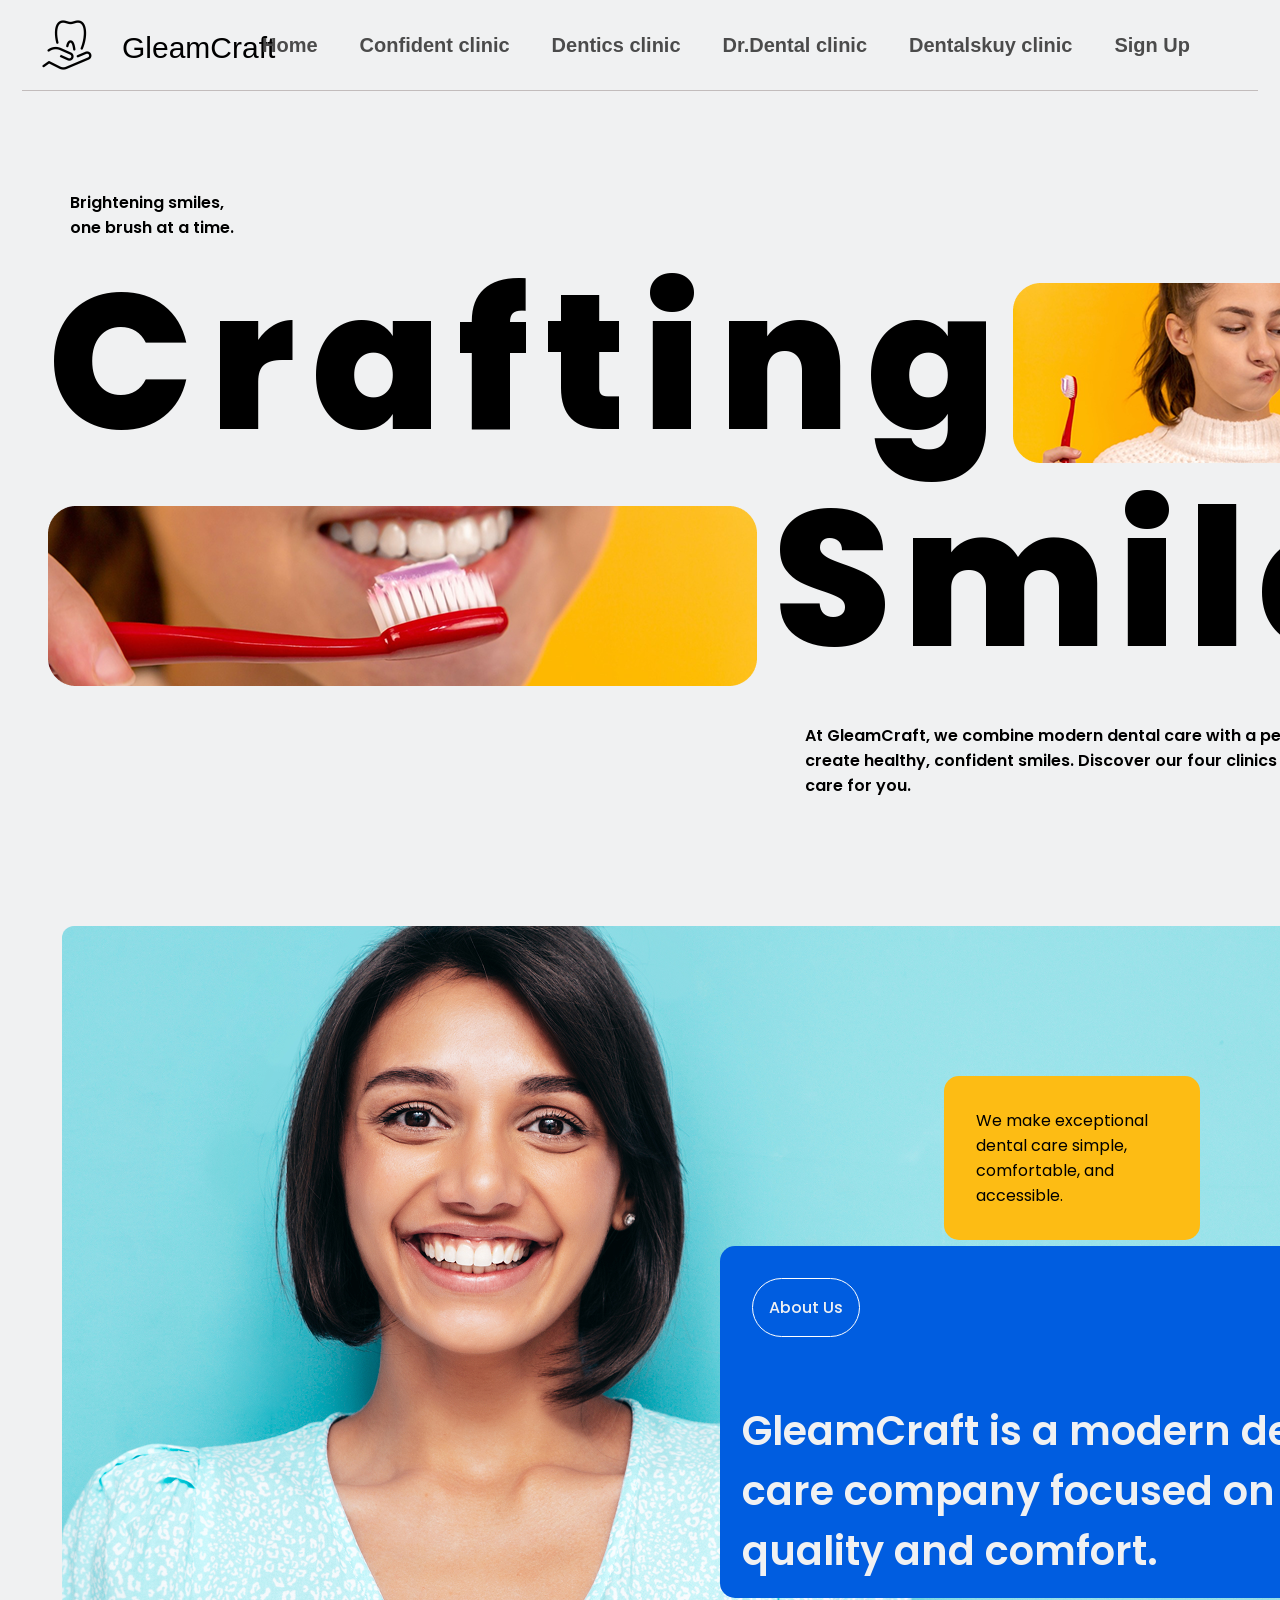
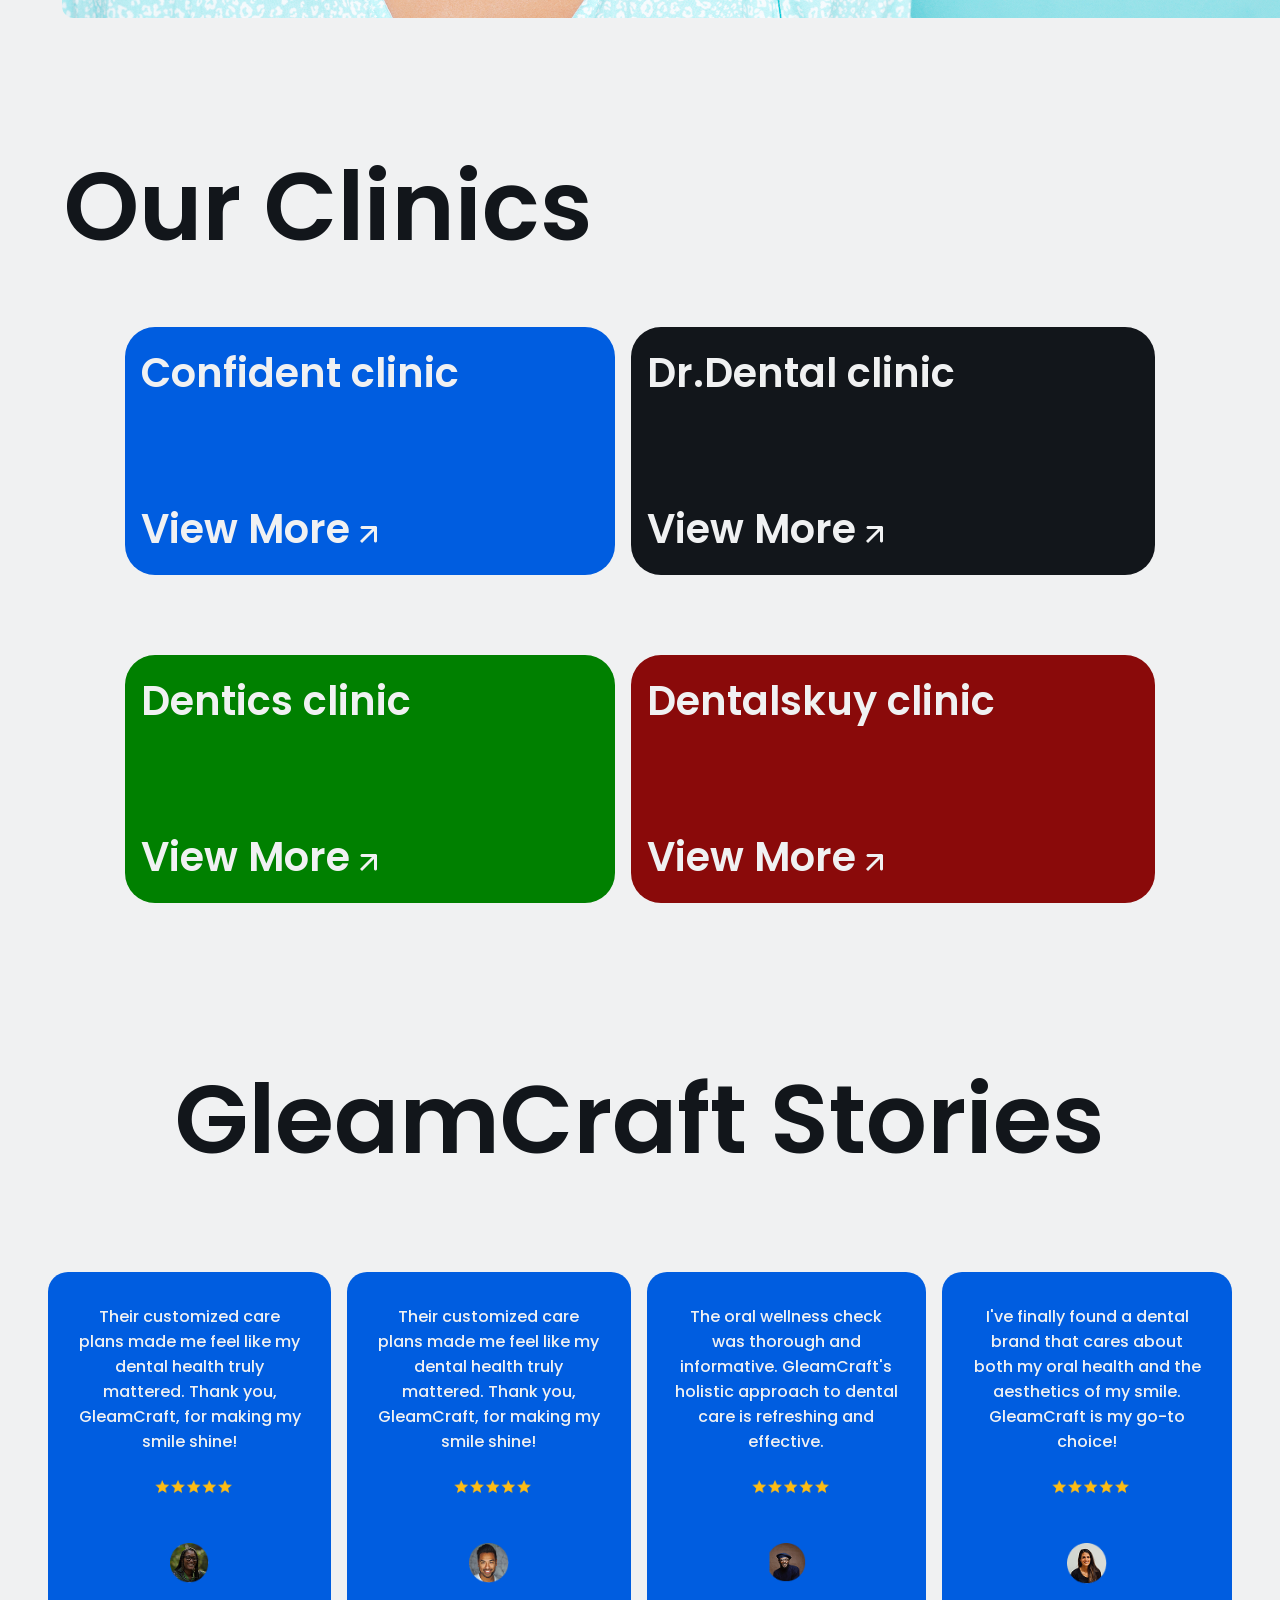
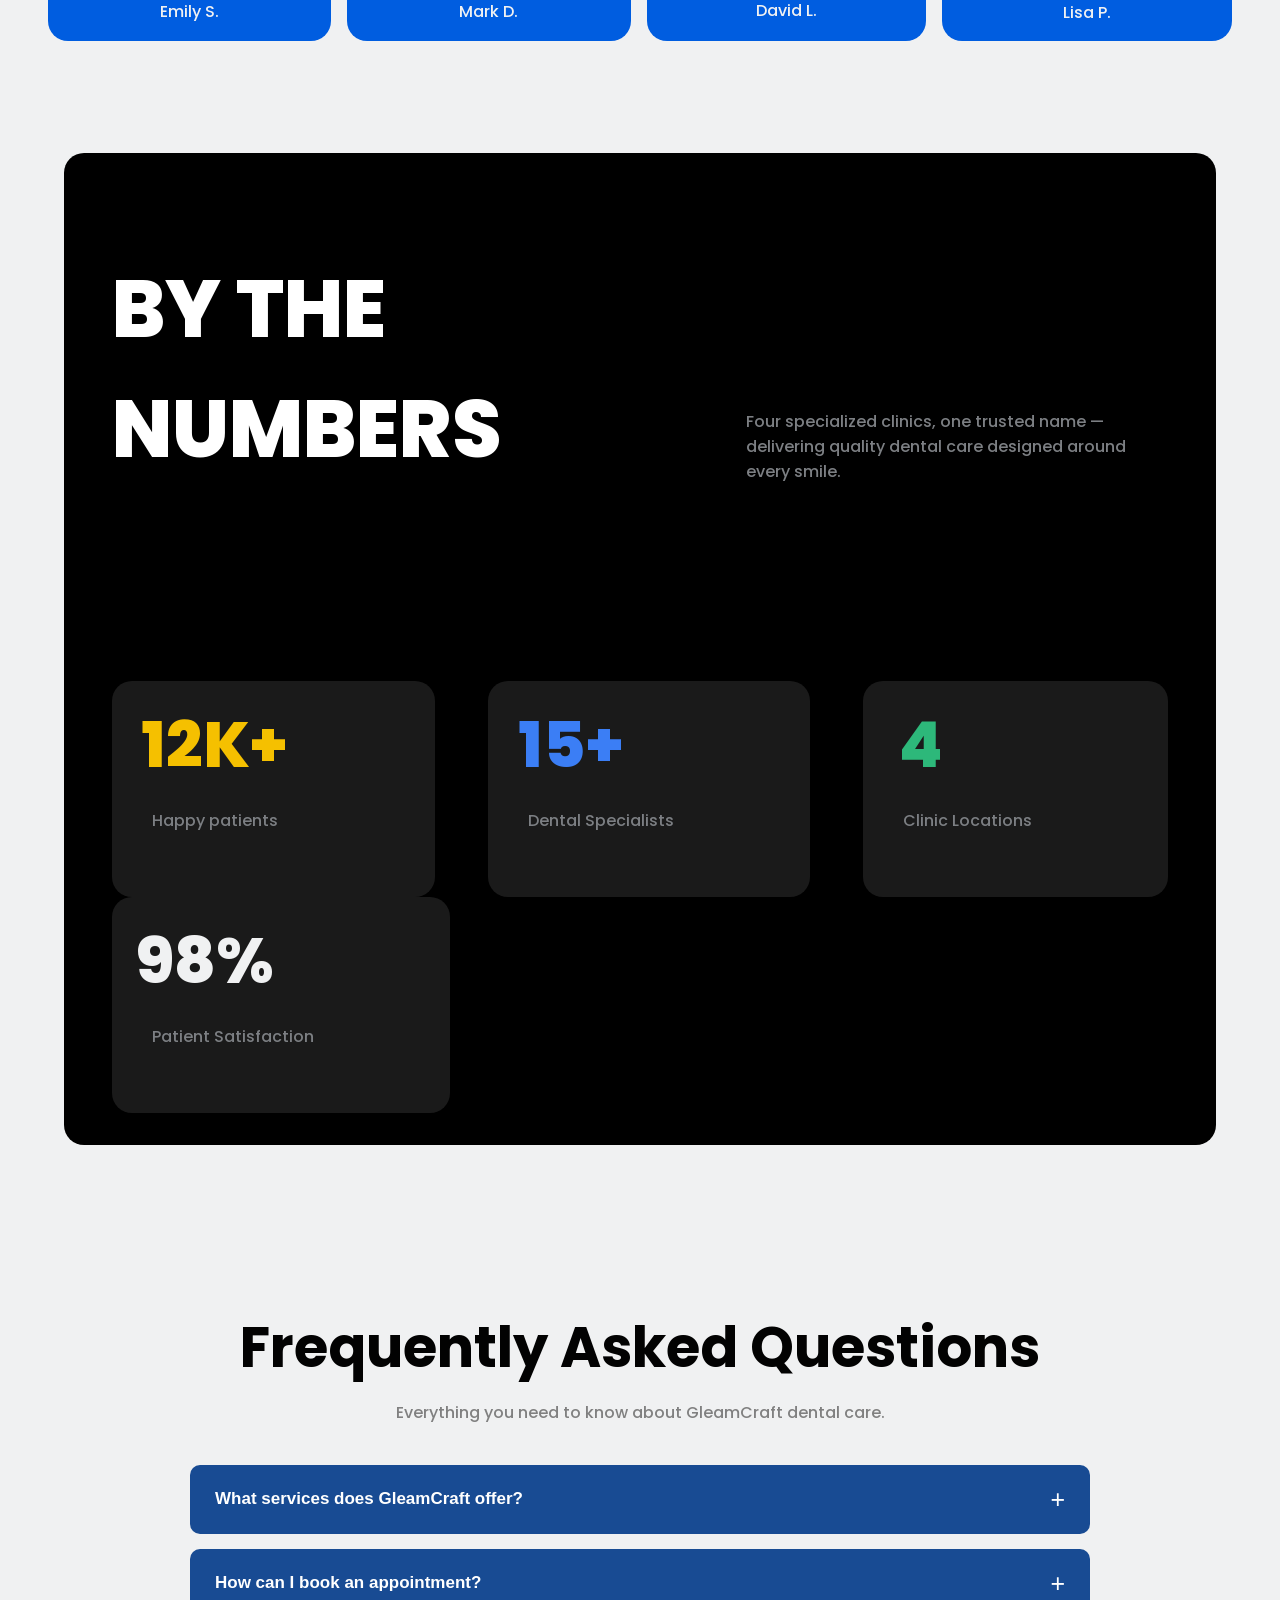
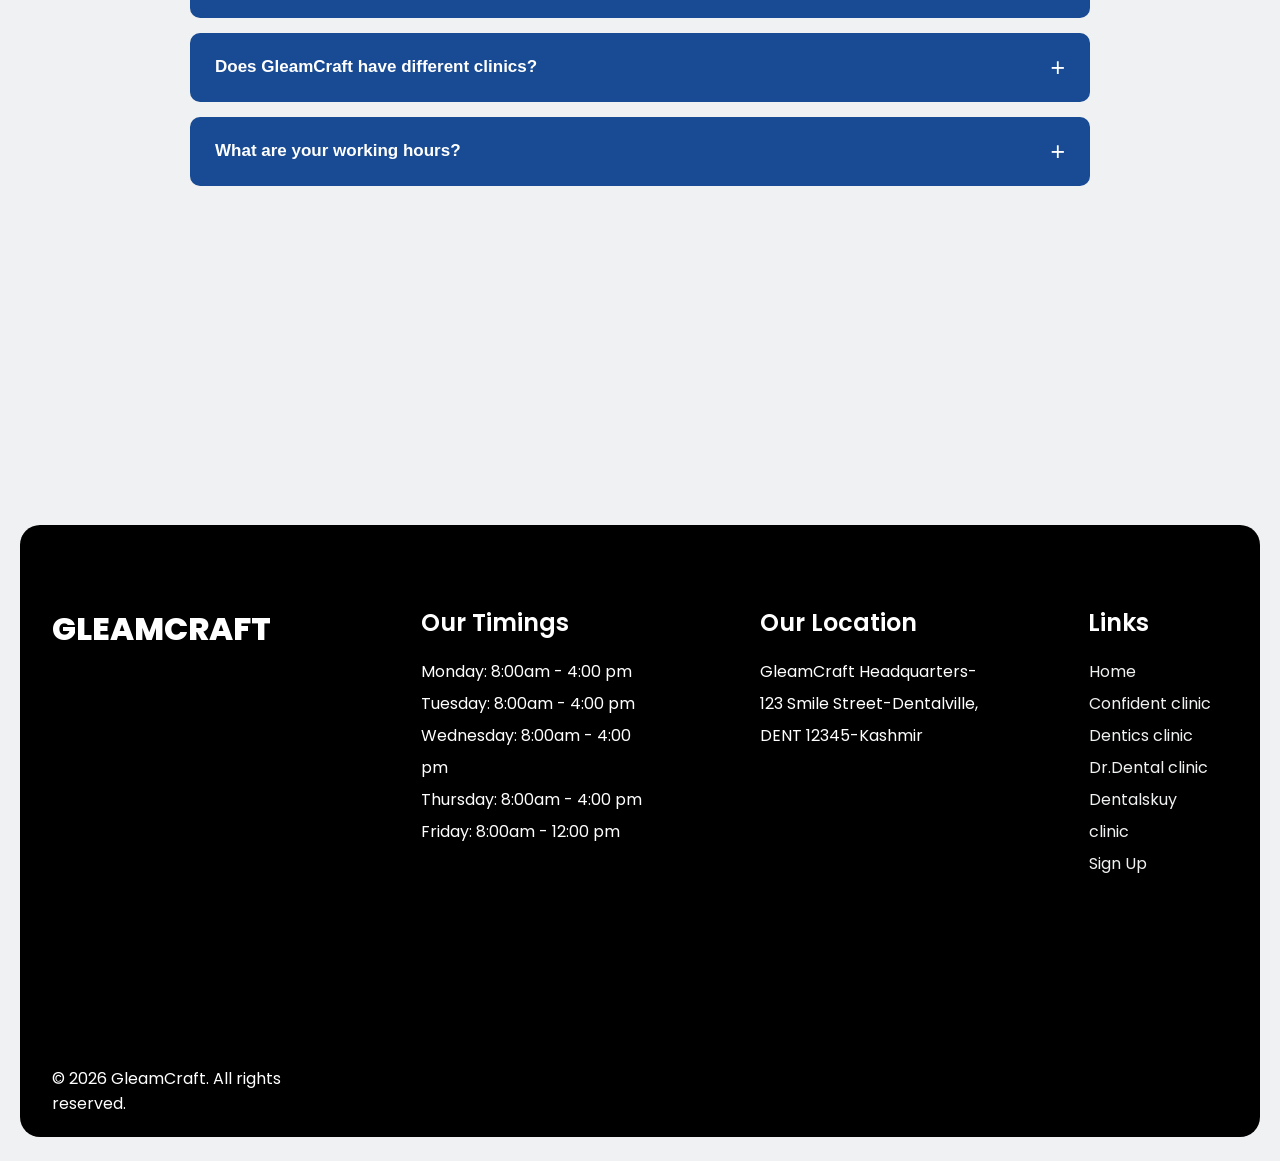
<file: index.html>
<!DOCTYPE html>
<html lang="en">

<head>
    <meta charset="UTF-8">
    <meta name="viewport" content="width=device-width, initial-scale=1.0">
    <link rel="stylesheet" href="css/style.css">
    <link rel="icon" href="img/icons8-dental-care-100.png" type="image/x-icon">
    <title>GleamCraft</title>
</head>

<body>
    <header>
        <section>
            <div class="header">
                <div class="logo">
                    <img src="img/icons8-dental-care-100.png">
                    <h4>GleamCraft</h4>
                </div>

                <div class="nav">
                    <ul>
                        <nav>
                            <li><a href="#">Home</a></li>
                            <li><a href="Confident clinic.html">Confident clinic</a></li>
                            <li><a href="dentics.html">Dentics clinic</a></li>
                            <li><a href="Dr.Dental clinic.html">Dr.Dental clinic</a></li>
                            <li><a href="Dentalskuy.html">Dentalskuy clinic</a></li>
                            <li><a href="login.html">Sign Up</a></li>
                        </nav>
                    </ul>
                </div>
            </div>
        </section>
    </header>

    <main>
        <section class="hero" id="home">
            <div class="hero_parent">
                <div class="herochild">
                    <p>Brightening smiles,
                        one brush at a time.</p>

                    <h1 class="hero__texts__hero-title">
                        <span class="word">
                            <span>C</span><span>r</span><span>a</span><span>f</span><span>t</span><span>i</span><span>n</span><span>g</span>
                        </span>
                    </h1>

                    <img src="img/Frame 196 (1).png">
                </div>

                <div class="herochild2">

                    <img src="img/Frame 196.png">

                    <h1 class="hero__texts__hero-title">
                        <span class="word">
                            <span>S</span><span>m</span><span>i</span><span>l</span><span>e</span><span>s</span>

                        </span>
                    </h1>

                    <p>At GleamCraft, we combine modern dental care with a personal touch to create healthy, confident
                        smiles. Discover our four clinics and find the right care for you.</p>
                </div>
            </div>
        </section>

        <section>
            <div class="about">

                <img
                    src="img/young-beautiful-smiling-female-trendy-summer-white-dress-sexy-carefree-woman-posing-near-blue-wall-studio-positive-model-having-fun-cheerful-happy-isolated 1.png">

                <div class="yellow-box">
                    <p>We make exceptional dental care simple, comfortable, and accessible.</p>
                </div>

                <div class="blue-box">
                    <h4>About Us</h4>
                    <h2>GleamCraft is a modern dental care company focused on quality and comfort.</h2>

                </div>
            </div>
        </section>

        <section>
            <div class="OurClinics">
                <h1>Our Clinics</h1>

                <div class="clinics">
                    <div class="clinic1-2">
                        <div class="clinic-1">
                            <h2>Confident clinic</h2>
                            <a href="Confident clinic.html">View More <img src="img/Arrow 6.png"></a>
                        </div>

                        <div class="clinic-2">
                            <h2>Dentics clinic</h2>
                            <a href="dentics.html">View More <img src="img/Arrow 6.png"></a>
                        </div>
                    </div>

                    <div class="clinic3-4">
                        <div class="clinic-3">
                            <h2>Dr.Dental clinic</h2>
                            <a href="Dr.Dental clinic.html">View More <img src="img/Arrow 6.png"></a>
                        </div>

                        <div class="clinic-4">
                            <h2>Dentalskuy clinic</h2>
                            <a href="Dentalskuy.html">View More <img src="img/Arrow 6.png"></a>
                        </div>
                    </div>
                </div>
            </div>
        </section>

        <section>
            <div class="stories">
                <h1>GleamCraft Stories</h1>

                <div class="cards">
                    <div class="card">
                        <p>Their customized care plans made me feel like my dental health truly mattered. Thank you,
                            GleamCraft, for making my smile shine!</p>
                        <div class="stories-images">
                            <img src="img/Frame 216.png">
                            <img src="img/Rectangle 161 (1).png">
                        </div>
                        <p>Emily S.</p>
                    </div>

                    <div class="card">
                        <p>Their customized care plans made me feel like my dental health truly mattered. Thank you,
                            GleamCraft, for making my smile shine!</p>
                        <div class="stories-images">
                            <img src="img/Frame 216.png">
                            <img src="img/Rectangle 161 (2).png">
                        </div>
                        <p>Mark D.</p>
                    </div>

                    <div class="card">
                        <p>The oral wellness check was thorough and informative. GleamCraft's holistic approach to
                            dental
                            care is refreshing and effective.</p>
                        <div class="stories-images">
                            <img src="img/Frame 216.png">
                            <img src="img/Rectangle 161.png">
                        </div>
                        <p>David L.</p>
                    </div>

                    <div class="card">
                        <p>I've finally found a dental brand that cares about both my oral health and the aesthetics of
                            my
                            smile. GleamCraft is my go-to choice!</p>
                        <div class="stories-images">
                            <img src="img/Frame 216.png">
                            <img src="img/Rectangle 161 (3).png">
                        </div>
                        <p>Lisa P.</p>
                    </div>
                </div>
            </div>
        </section>

        <section>
            <div class="progress">
                <div class="texts">
                    <h2>BY THE NUMBERS</h2>
                    <p>Four specialized clinics, one trusted name — delivering quality dental care designed around every
                        smile.</p>
                </div>

                <div class="progress_cards">
                    <div class="progress-card">
                        <h2>12K+</h2>
                        <p>Happy patients</p>
                    </div>

                    <div class="progress-card">
                        <h2>15+</h2>
                        <p>Dental Specialists</p>
                    </div>

                    <div class="progress-card">
                        <h2>4</h2>
                        <p>Clinic Locations</p>
                    </div>

                    <div class="progress-card">
                        <h2>98%</h2>
                        <p>Patient Satisfaction</p>
                    </div>
                </div>
            </div>
        </section>

        <section class="faq-section">

            <div class="faq-container">

                <div class="faq-title">
                    <h2>Frequently Asked Questions</h2>
                    <p>Everything you need to know about GleamCraft dental care.</p>
                </div>

                <div class="accordion" id="faqAccordion">

                    <!-- Question 1 -->
                    <div class="accordion-item">

                        <h2 class="accordion-header">

                            <button class="accordion-button faq-question" type="button">

                                What services does GleamCraft offer?

                                <span class="faq-icon">+</span>

                            </button>

                        </h2>

                        <div class="accordion-collapse faq-answer">

                            <div class="accordion-body">
                                GleamCraft provides a wide range of dental services,
                                including check-ups, orthodontics, dental implants,
                                and cosmetic dentistry.
                            </div>

                        </div>

                    </div>


                    <!-- Question 2 -->
                    <div class="accordion-item">

                        <h2 class="accordion-header">

                            <button class="accordion-button faq-question" type="button">

                                How can I book an appointment?

                                <span class="faq-icon">+</span>

                            </button>

                        </h2>

                        <div class="accordion-collapse faq-answer">

                            <div class="accordion-body">
                                You can contact one of our four clinics directly
                                to schedule your appointment.
                            </div>

                        </div>

                    </div>


                    <!-- Question 3 -->
                    <div class="accordion-item">

                        <h2 class="accordion-header">

                            <button class="accordion-button faq-question" type="button">

                                Does GleamCraft have different clinics?

                                <span class="faq-icon">+</span>

                            </button>

                        </h2>

                        <div class="accordion-collapse faq-answer">

                            <div class="accordion-body">
                                Yes. GleamCraft offers four specialized clinics,
                                each providing quality dental care.
                            </div>

                        </div>

                    </div>


                    <!-- Question 4 -->
                    <div class="accordion-item">

                        <h2 class="accordion-header">

                            <button class="accordion-button faq-question" type="button">

                                What are your working hours?

                                <span class="faq-icon">+</span>

                            </button>

                        </h2>

                        <div class="accordion-collapse faq-answer">

                            <div class="accordion-body">
                                Our clinics are open from Monday to Friday,
                                with different schedules depending on the clinic.
                            </div>

                        </div>

                    </div>

                </div>

            </div>

        </section>

    </main>

    <footer>
        <div class="footer-parent">
            <div class="footer-child">
                <h3>GLEAMCRAFT</h3>
                <p>© 2026 GleamCraft. All rights reserved.</p>
            </div>

            <div class="footer-child">
                <h2>Our Timings</h2>
                <p>Monday: 8:00am - 4:00 pm</p>
                <p>Tuesday: 8:00am - 4:00 pm</p>
                <p>Wednesday: 8:00am - 4:00 pm</p>
                <p>Thursday: 8:00am - 4:00 pm</p>
                <p>Friday: 8:00am - 12:00 pm</p>
            </div>

            <div class="footer-child">
                <h2>Our Location</h2>
                <p>GleamCraft Headquarters-123 Smile Street-Dentalville, DENT 12345-Kashmir</p>
            </div>

            <div class="footer-child">
                <h2>Links</h2>
                <ul>
                    <li><a href="#">Home</a></li>
                    <li><a href="Confident clinic.html">Confident clinic</a></li>
                    <li><a href="dentics.html">Dentics clinic</a></li>
                    <li><a href="Dr.Dental clinic.html">Dr.Dental clinic</a></li>
                    <li><a href="Dentalskuy.html">Dentalskuy clinic</a></li>
                    <li><a href="login.html">Sign Up</a></li>
                </ul>
            </div>
        </div>
    </footer>

    <script src="js/script.js"></script>
</body>

</html>
</file>
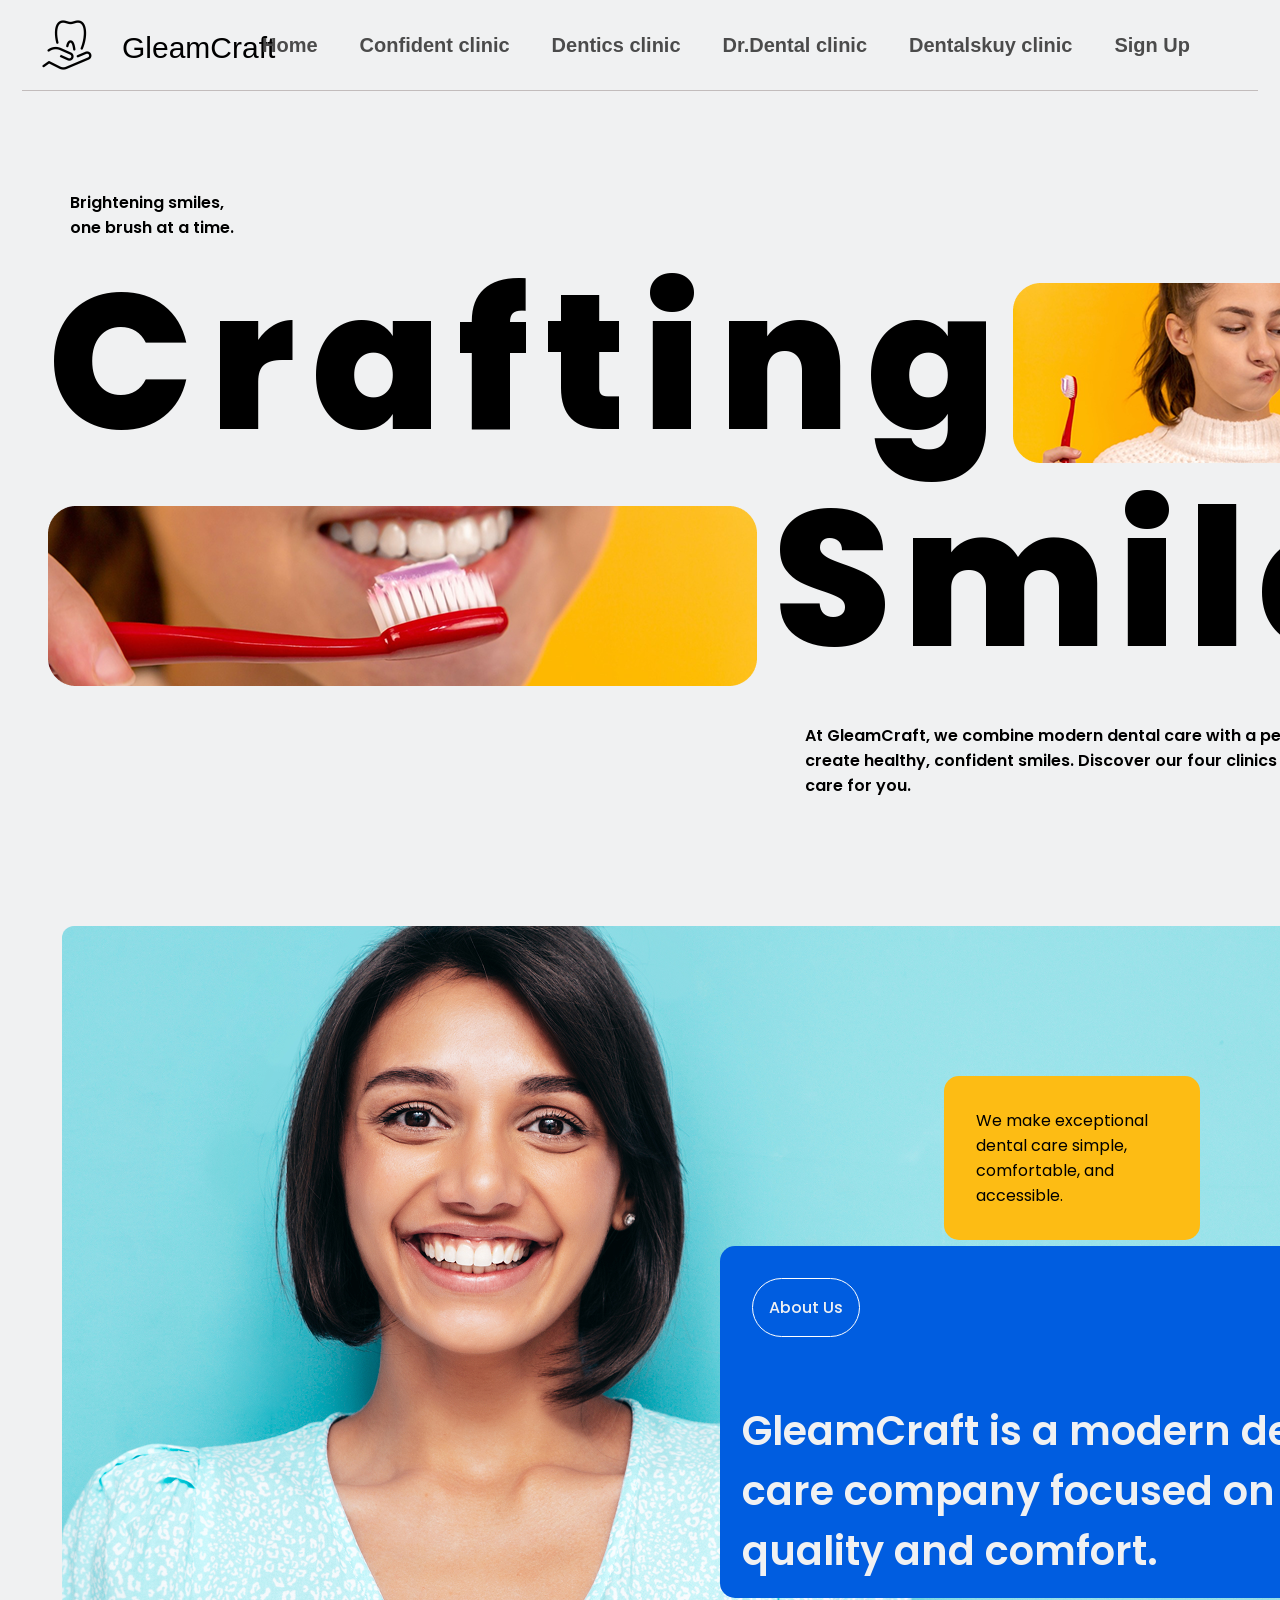
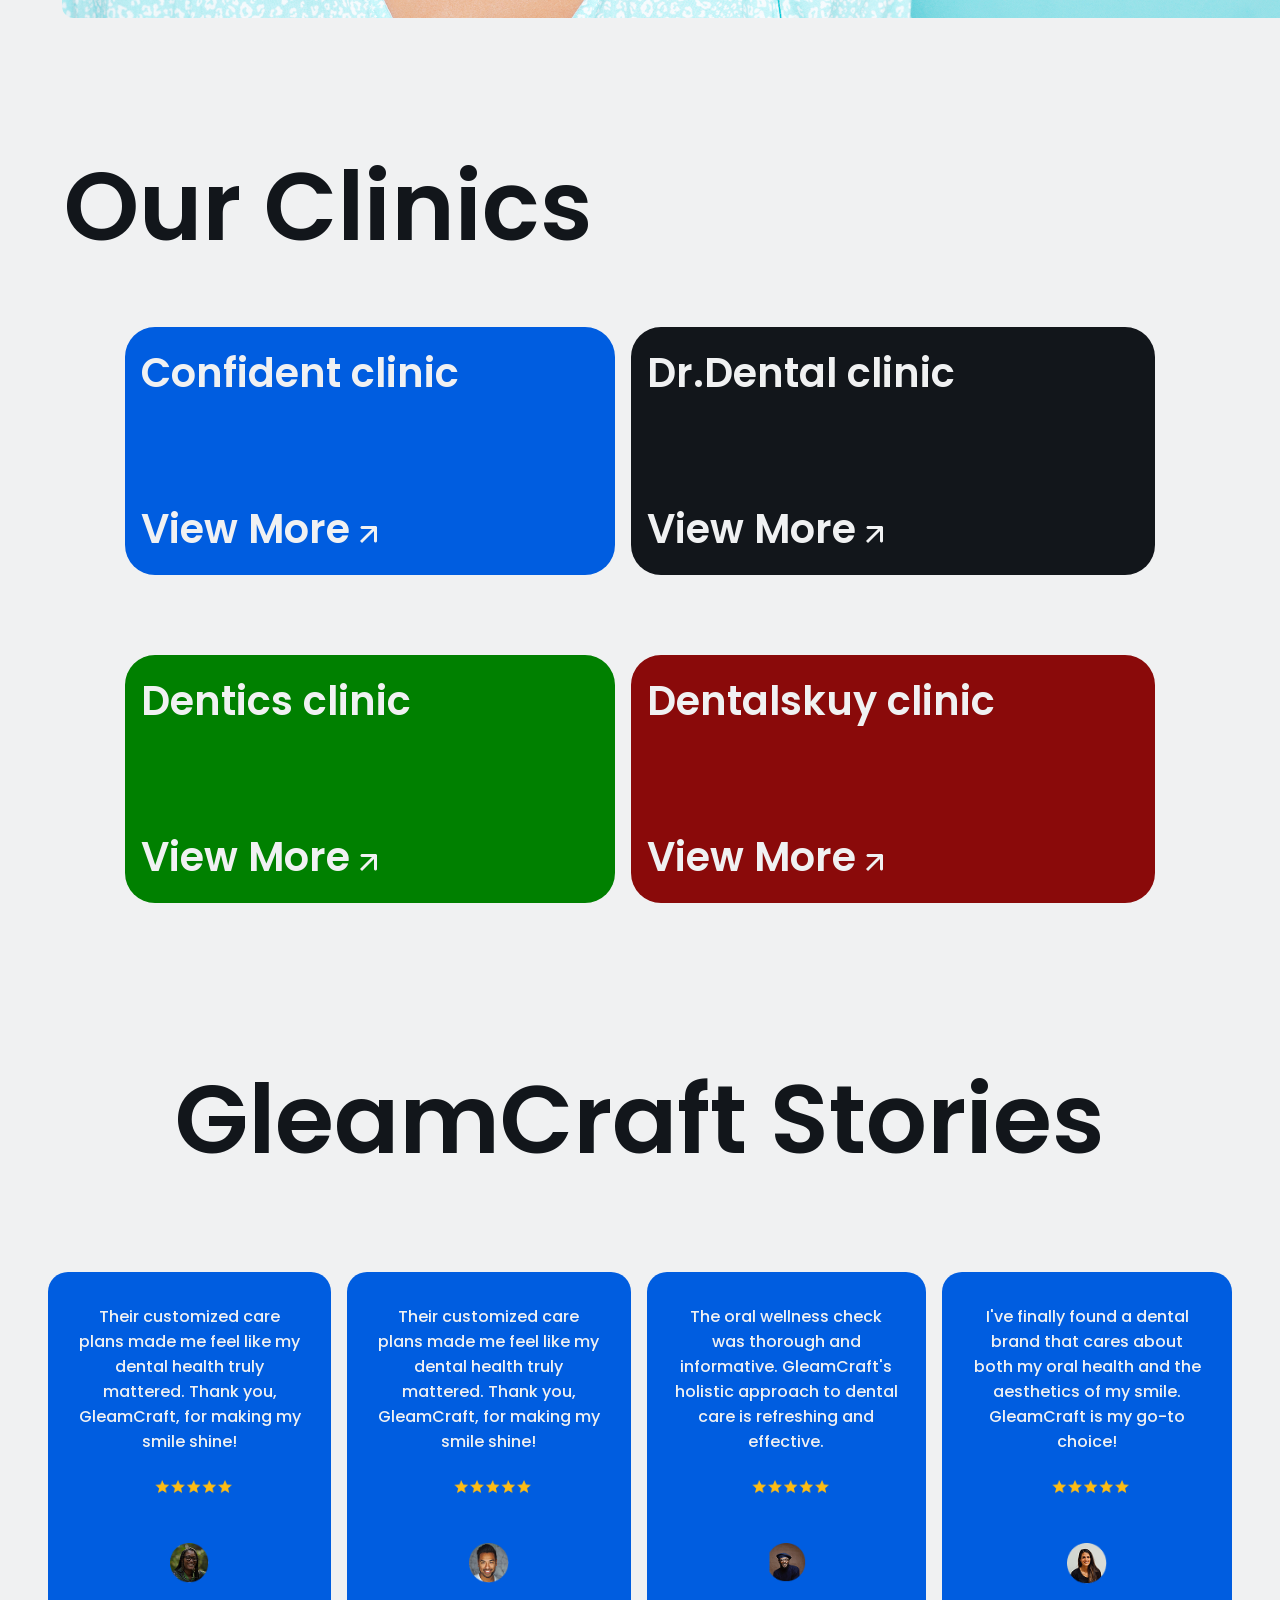
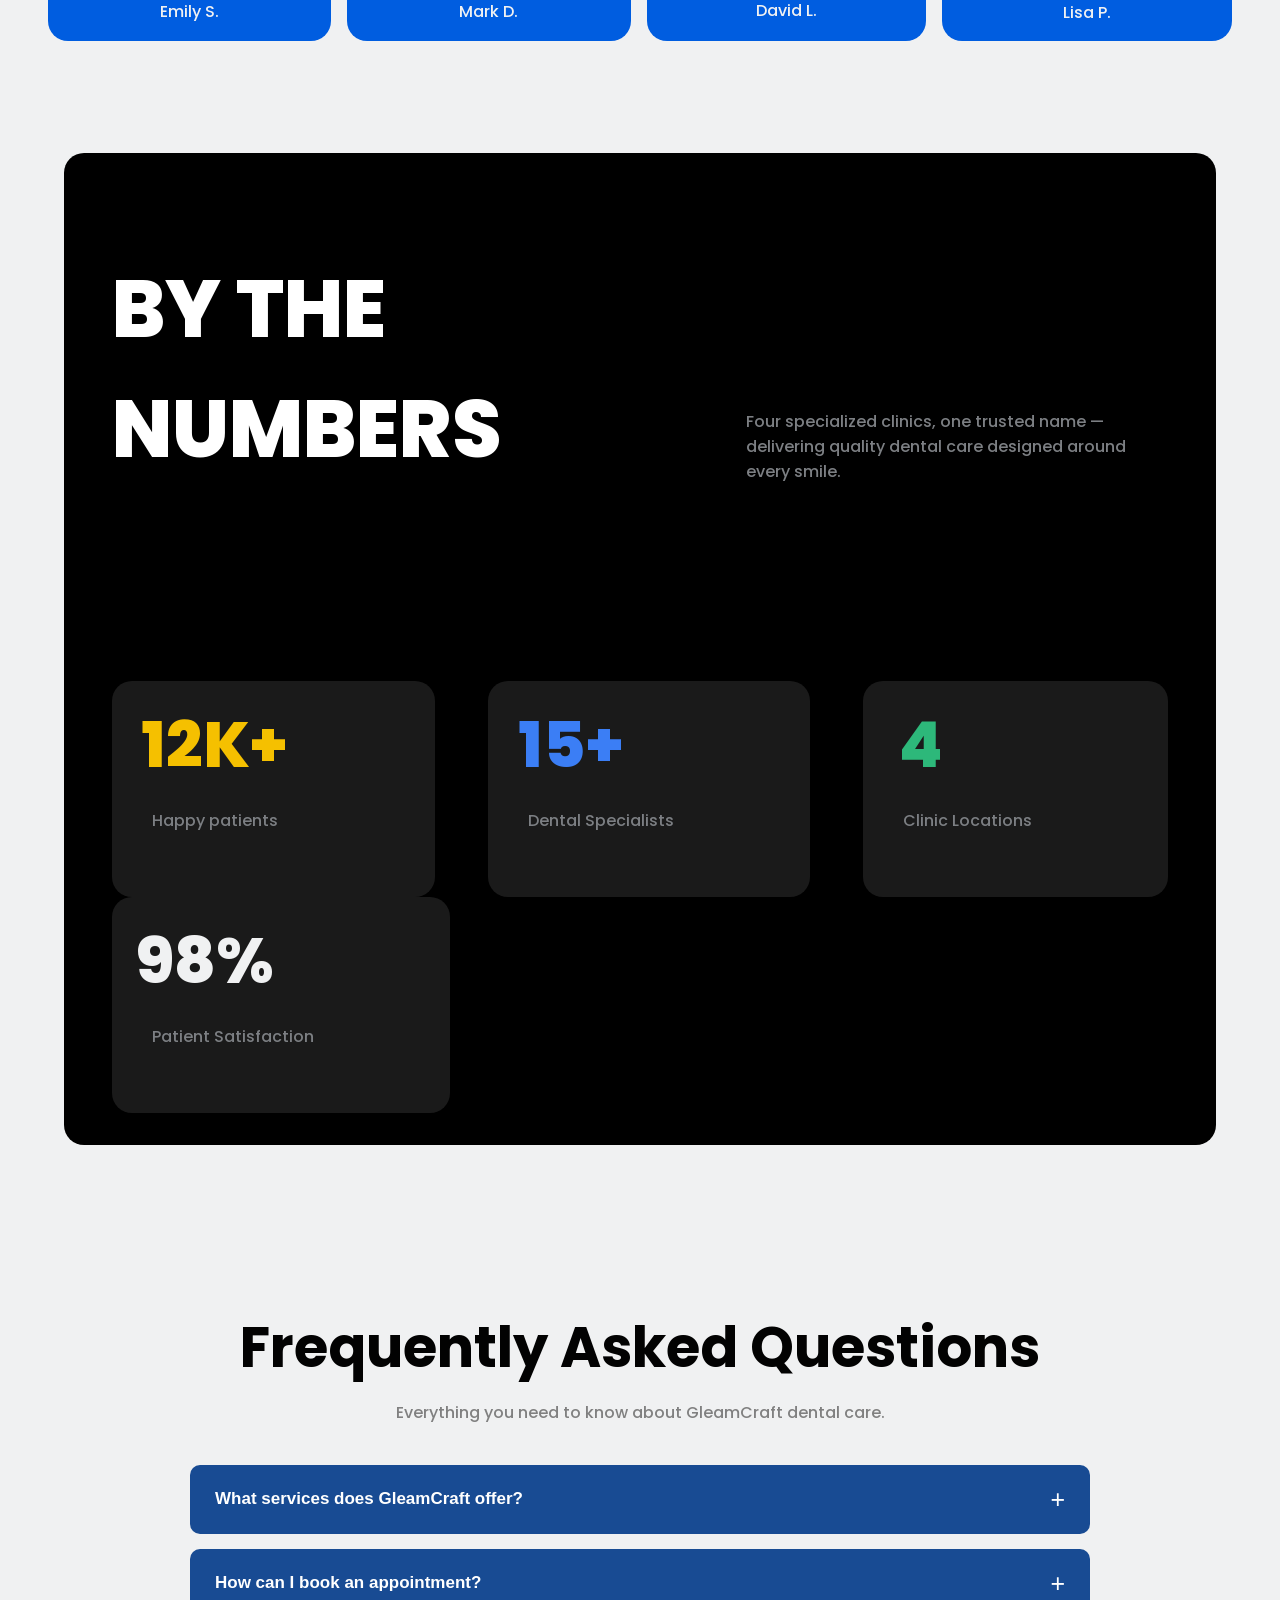
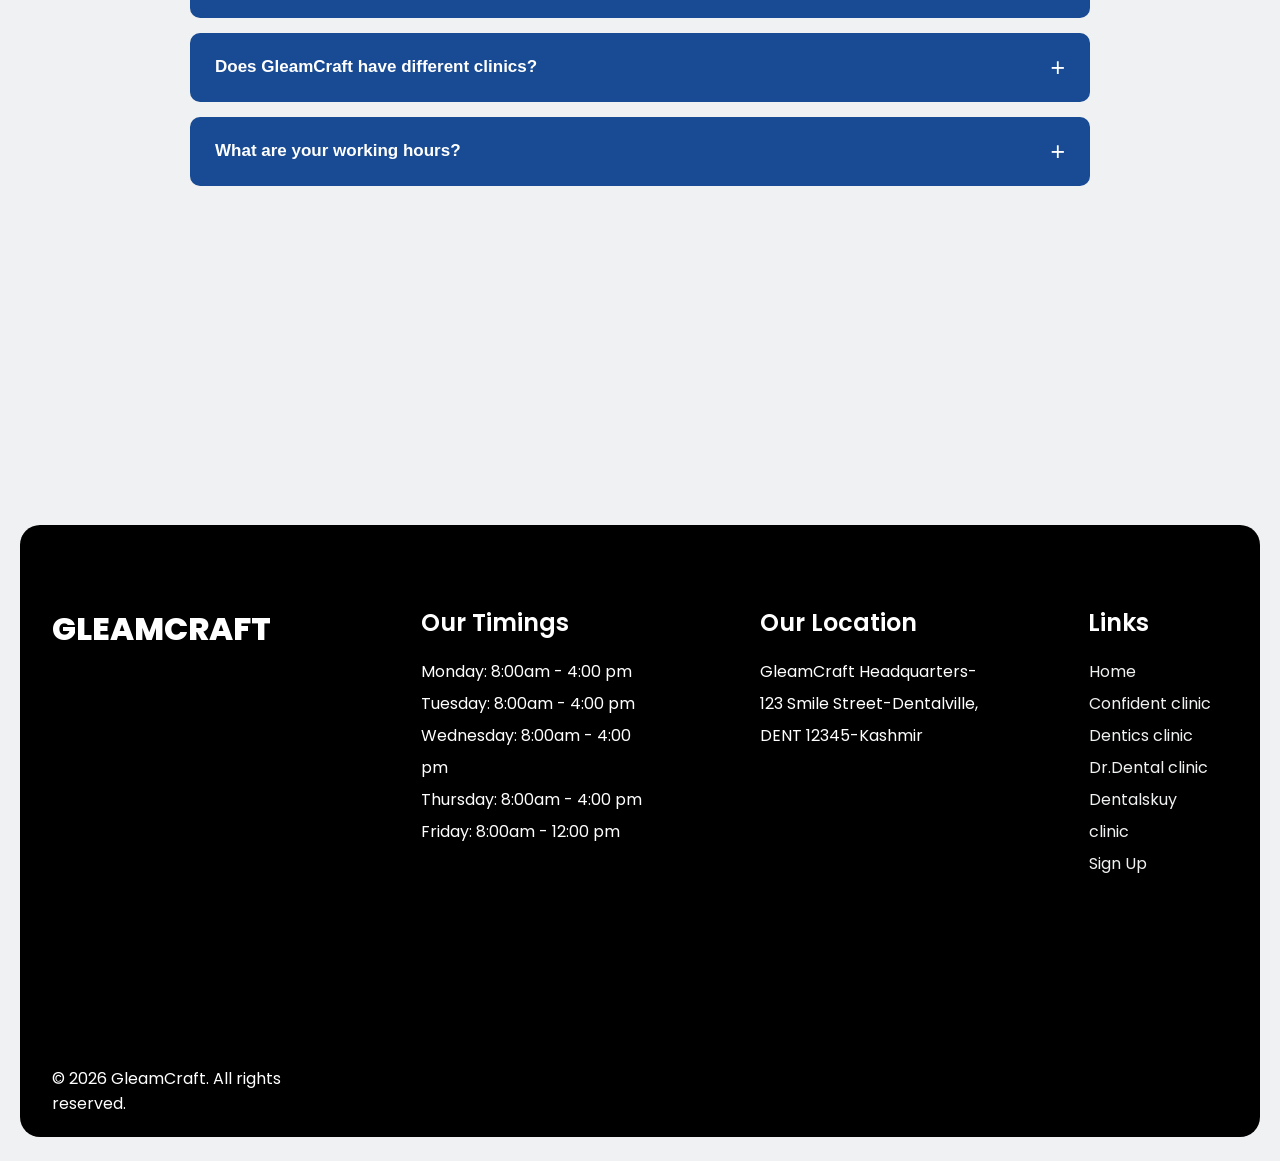
<file: html/index.html>
<!DOCTYPE html>
<html lang="en">

<head>
    <meta charset="UTF-8">
    <meta name="viewport" content="width=device-width, initial-scale=1.0">
    <link rel="stylesheet" href="../css/style.css">
    <link rel="icon" href="../img/icons8-dental-care-100.png" type="image/x-icon">
    <title>GleamCraft</title>
</head>

<body>
    <header>
        <section>
            <div class="header">
                <div class="logo">
                    <img src="../img/icons8-dental-care-100.png">
                    <h4>GleamCraft</h4>
                </div>

                <div class="nav">
                    <ul>
                        <nav>
                            <li><a href="#">Home</a></li>
                            <li><a href="../html/Confident clinic.html">Confident clinic</a></li>
                            <li><a href="../html/dentics.html">Dentics clinic</a></li>
                            <li><a href="../html/Dr.Dental clinic.html">Dr.Dental clinic</a></li>
                            <li><a href="../html/Dentalskuy.html">Dentalskuy clinic</a></li>
                            <li><a href="../html/login.html">Sign Up</a></li>
                        </nav>
                    </ul>
                </div>
            </div>
        </section>
    </header>

    <main>
        <section class="hero" id="home">
            <div class="hero_parent">
                <div class="herochild">
                    <p>Brightening smiles,
                        one brush at a time.</p>

                    <h1 class="hero__texts__hero-title">
                        <span class="word">
                            <span>C</span><span>r</span><span>a</span><span>f</span><span>t</span><span>i</span><span>n</span><span>g</span>
                        </span>
                    </h1>

                    <img src="../img/Frame 196 (1).png">
                </div>

                <div class="herochild2">

                    <img src="../img/Frame 196.png">

                    <h1 class="hero__texts__hero-title">
                        <span class="word">
                            <span>S</span><span>m</span><span>i</span><span>l</span><span>e</span><span>s</span>

                        </span>
                    </h1>

                    <p>At GleamCraft, we combine modern dental care with a personal touch to create healthy, confident
                        smiles. Discover our four clinics and find the right care for you.</p>
                </div>
            </div>
        </section>

        <section>
            <div class="about">

                <img
                    src="../img/young-beautiful-smiling-female-trendy-summer-white-dress-sexy-carefree-woman-posing-near-blue-wall-studio-positive-model-having-fun-cheerful-happy-isolated 1.png">

                <div class="yellow-box">
                    <p>We make exceptional dental care simple, comfortable, and accessible.</p>
                </div>

                <div class="blue-box">
                    <h4>About Us</h4>
                    <h2>GleamCraft is a modern dental care company focused on quality and comfort.</h2>

                </div>
            </div>
        </section>

        <section>
            <div class="OurClinics">
                <h1>Our Clinics</h1>

                <div class="clinics">
                    <div class="clinic1-2">
                        <div class="clinic-1">
                            <h2>Confident clinic</h2>
                            <a href="Confident clinic.html">View More <img src="../img/Arrow 6.png"></a>
                        </div>

                        <div class="clinic-2">
                            <h2>Dentics clinic</h2>
                            <a href="dentics.html">View More <img src="../img/Arrow 6.png"></a>
                        </div>
                    </div>

                    <div class="clinic3-4">
                        <div class="clinic-3">
                            <h2>Dr.Dental clinic</h2>
                            <a href="Dr.Dental clinic.html">View More <img src="../img/Arrow 6.png"></a>
                        </div>

                        <div class="clinic-4">
                            <h2>Dentalskuy clinic</h2>
                            <a href="Dentalskuy.html">View More <img src="../img/Arrow 6.png"></a>
                        </div>
                    </div>
                </div>
            </div>
        </section>

        <section>
            <div class="stories">
                <h1>GleamCraft Stories</h1>

                <div class="cards">
                    <div class="card">
                        <p>Their customized care plans made me feel like my dental health truly mattered. Thank you,
                            GleamCraft, for making my smile shine!</p>
                        <div class="stories-images">
                            <img src="../img/Frame 216.png">
                            <img src="../img/Rectangle 161 (1).png">
                        </div>
                        <p>Emily S.</p>
                    </div>

                    <div class="card">
                        <p>Their customized care plans made me feel like my dental health truly mattered. Thank you,
                            GleamCraft, for making my smile shine!</p>
                        <div class="stories-images">
                            <img src="../img/Frame 216.png">
                            <img src="../img/Rectangle 161 (2).png">
                        </div>
                        <p>Mark D.</p>
                    </div>

                    <div class="card">
                        <p>The oral wellness check was thorough and informative. GleamCraft's holistic approach to
                            dental
                            care is refreshing and effective.</p>
                        <div class="stories-images">
                            <img src="../img/Frame 216.png">
                            <img src="../img/Rectangle 161.png">
                        </div>
                        <p>David L.</p>
                    </div>

                    <div class="card">
                        <p>I've finally found a dental brand that cares about both my oral health and the aesthetics of
                            my
                            smile. GleamCraft is my go-to choice!</p>
                        <div class="stories-images">
                            <img src="../img/Frame 216.png">
                            <img src="../img/Rectangle 161 (3).png">
                        </div>
                        <p>Lisa P.</p>
                    </div>
                </div>
            </div>
        </section>

        <section>
            <div class="progress">
                <div class="texts">
                    <h2>BY THE NUMBERS</h2>
                    <p>Four specialized clinics, one trusted name — delivering quality dental care designed around every
                        smile.</p>
                </div>

                <div class="progress_cards">
                    <div class="progress-card">
                        <h2>12K+</h2>
                        <p>Happy patients</p>
                    </div>

                    <div class="progress-card">
                        <h2>15+</h2>
                        <p>Dental Specialists</p>
                    </div>

                    <div class="progress-card">
                        <h2>4</h2>
                        <p>Clinic Locations</p>
                    </div>

                    <div class="progress-card">
                        <h2>98%</h2>
                        <p>Patient Satisfaction</p>
                    </div>
                </div>
            </div>
        </section>

        <section class="faq-section">

            <div class="faq-container">

                <div class="faq-title">
                    <h2>Frequently Asked Questions</h2>
                    <p>Everything you need to know about GleamCraft dental care.</p>
                </div>

                <div class="accordion" id="faqAccordion">

                    <!-- Question 1 -->
                    <div class="accordion-item">

                        <h2 class="accordion-header">

                            <button class="accordion-button faq-question" type="button">

                                What services does GleamCraft offer?

                                <span class="faq-icon">+</span>

                            </button>

                        </h2>

                        <div class="accordion-collapse faq-answer">

                            <div class="accordion-body">
                                GleamCraft provides a wide range of dental services,
                                including check-ups, orthodontics, dental implants,
                                and cosmetic dentistry.
                            </div>

                        </div>

                    </div>


                    <!-- Question 2 -->
                    <div class="accordion-item">

                        <h2 class="accordion-header">

                            <button class="accordion-button faq-question" type="button">

                                How can I book an appointment?

                                <span class="faq-icon">+</span>

                            </button>

                        </h2>

                        <div class="accordion-collapse faq-answer">

                            <div class="accordion-body">
                                You can contact one of our four clinics directly
                                to schedule your appointment.
                            </div>

                        </div>

                    </div>


                    <!-- Question 3 -->
                    <div class="accordion-item">

                        <h2 class="accordion-header">

                            <button class="accordion-button faq-question" type="button">

                                Does GleamCraft have different clinics?

                                <span class="faq-icon">+</span>

                            </button>

                        </h2>

                        <div class="accordion-collapse faq-answer">

                            <div class="accordion-body">
                                Yes. GleamCraft offers four specialized clinics,
                                each providing quality dental care.
                            </div>

                        </div>

                    </div>


                    <!-- Question 4 -->
                    <div class="accordion-item">

                        <h2 class="accordion-header">

                            <button class="accordion-button faq-question" type="button">

                                What are your working hours?

                                <span class="faq-icon">+</span>

                            </button>

                        </h2>

                        <div class="accordion-collapse faq-answer">

                            <div class="accordion-body">
                                Our clinics are open from Monday to Friday,
                                with different schedules depending on the clinic.
                            </div>

                        </div>

                    </div>

                </div>

            </div>

        </section>

    </main>

    <footer>
        <div class="footer-parent">
            <div class="footer-child">
                <h3>GLEAMCRAFT</h3>
                <p>© 2026 GleamCraft. All rights reserved.</p>
            </div>

            <div class="footer-child">
                <h2>Our Timings</h2>
                <p>Monday: 8:00am - 4:00 pm</p>
                <p>Tuesday: 8:00am - 4:00 pm</p>
                <p>Wednesday: 8:00am - 4:00 pm</p>
                <p>Thursday: 8:00am - 4:00 pm</p>
                <p>Friday: 8:00am - 12:00 pm</p>
            </div>

            <div class="footer-child">
                <h2>Our Location</h2>
                <p>GleamCraft Headquarters-123 Smile Street-Dentalville, DENT 12345-Kashmir</p>
            </div>

            <div class="footer-child">
                <h2>Links</h2>
                <ul>
                    <li><a href="#">Home</a></li>
                    <li><a href="Confident clinic.html">Confident clinic</a></li>
                    <li><a href="dentics.html">Dentics clinic</a></li>
                    <li><a href="Dr.Dental clinic.html">Dr.Dental clinic</a></li>
                    <li><a href="Dentalskuy.html">Dentalskuy clinic</a></li>
                    <li><a href="login.html">Sign Up</a></li>
                </ul>
            </div>
        </div>
    </footer>

    <script src="../js/script.js"></script>
</body>

</html>
</file>
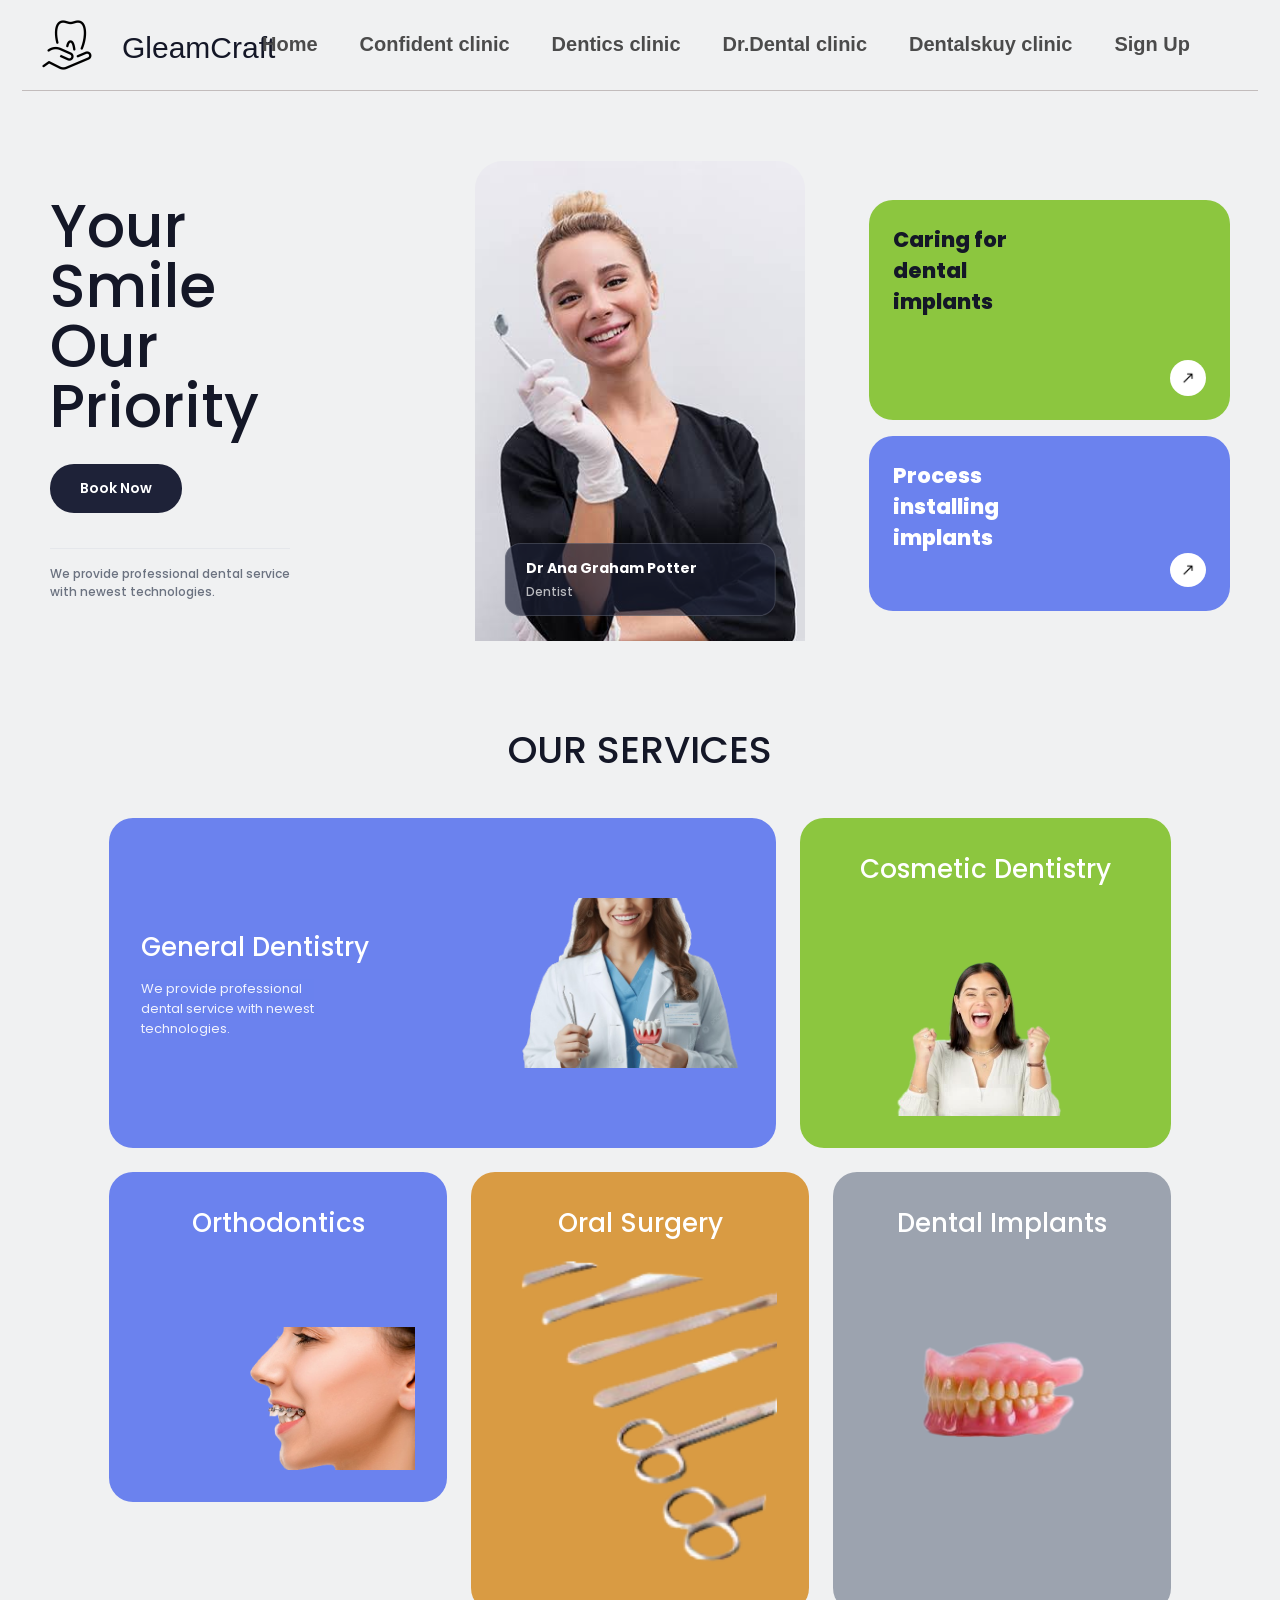
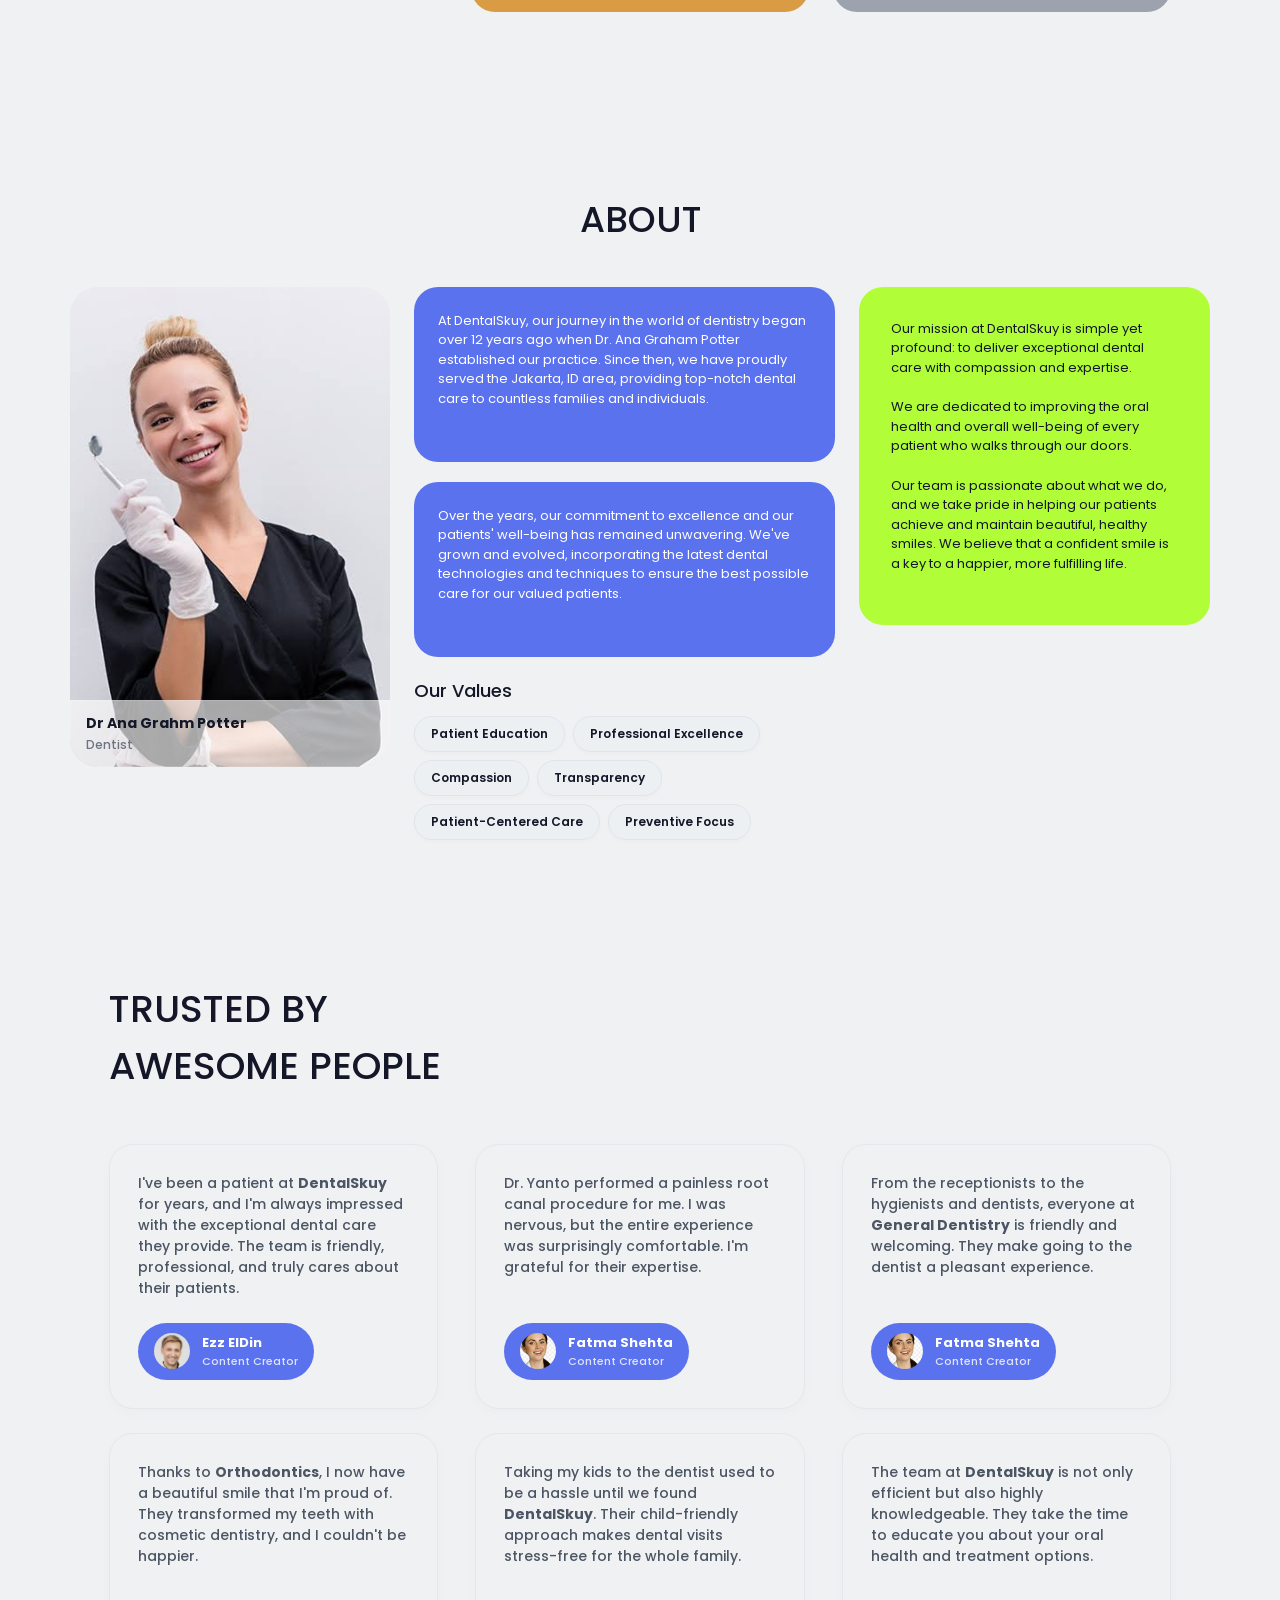
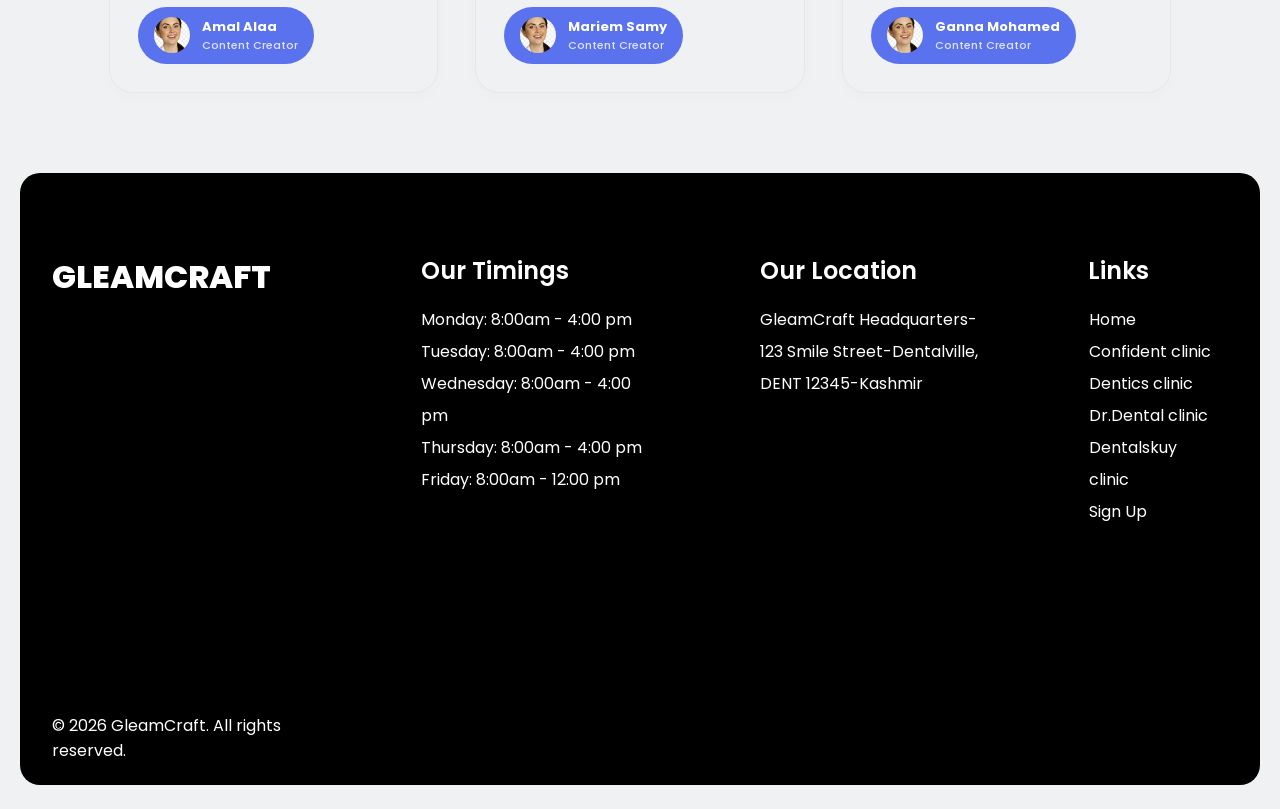
<file: Dentalskuy.html>
<!DOCTYPE html>
<html lang="en">

<head>
    <meta charset="UTF-8">
    <meta name="viewport" content="width=device-width, initial-scale=1.0">

    <title>Dentalskuy</title>

    <link rel="stylesheet" href="css/Dentalskuy.css">
    <link rel="icon" href="img/icons8-dental-care-100.png" type="image/x-icon">

    <link rel="stylesheet" href="https://cdnjs.cloudflare.com/ajax/libs/font-awesome/6.5.1/css/all.min.css">
</head>

<body>

    <header>
        <section>
            <div class="header">

                <div class="logo">
                    <img src="img/icons8-dental-care-100.png">
                    <h4>GleamCraft</h4>
                </div>

                <div class="nav">
                    <ul>
                        <nav>
                            <li><a href="index.html">Home</a></li>
                            <li><a href="Confident clinic.html">Confident clinic</a></li>
                            <li><a href="dentics.html">Dentics clinic</a></li>
                            <li><a href="Dr.Dental clinic.html">Dr.Dental clinic</a></li>
                            <li><a href="#">Dentalskuy clinic</a></li>
                            <li><a href="login.html">Sign Up</a></li>
                        </nav>
                    </ul>
                </div>

            </div>
        </section>
    </header>


    <main class="main-con">

        <!-- HERO -->
        <section class="hero">

            <div class="hero-text">

                <h1>
                    Your <br>
                    Smile <br>
                    Our <br>
                    Priority
                </h1>

                <button class="btn-book">Book Now</button>

                <div class="subtext-con">
                    <p>
                        We provide professional dental service with newest technologies.
                    </p>
                </div>

            </div>


            <div class="img-con">

                <div class="dr">

                    <img src="img/images.jpg" alt="Dr Ana Graham Potter">

                    <div class="card">
                        <span class="doc-name">Dr Ana Graham Potter</span>
                        <span class="doc-role">Dentist</span>
                    </div>

                </div>

            </div>


            <div class="hero-services">

                <div class="text-card green">

                    <div class="contain">
                        <span>Caring for</span>
                        <span>dental</span>
                        <span>implants</span>
                    </div>

                    <div class="arrow-icon">
                        <img src="img/OIP.jpg" alt="arrow">
                    </div>

                </div>


                <div class="text-card blue">

                    <div class="contain">
                        <span>Process</span>
                        <span>installing</span>
                        <span>implants</span>
                    </div>

                    <div class="arrow-icon">
                        <img src="img/OIP.jpg" alt="arrow">
                    </div>

                </div>

            </div>

        </section>


        <!-- OUR SERVICES -->

        <section class="services-section">

            <div class="service-title">
                <h2>OUR SERVICES</h2>
            </div>

            <div class="service-con">

                <div class="service-group-one">

                    <div class="service-card service-main blue">

                        <div class="service-text">
                            <h3>General Dentistry</h3>

                            <p>
                                We provide professional dental service with newest technologies.
                            </p>
                        </div>

                        <img src="img/doctor.png" alt="General Dentistry" class="service-img">

                    </div>


                    <div class="service-card service-side green">

                        <div class="service-text">
                            <h3>Cosmetic Dentistry</h3>
                        </div>

                        <img src="img/girl.png" alt="Cosmetic Dentistry" class="service-img">

                    </div>

                </div>


                <div class="service-group-two">

                    <div class="service-card service-item blue">

                        <h3>Orthodontics</h3>

                        <img src="img/face.png" alt="Orthodontics" class="service-img">

                    </div>


                    <div class="service-card service-item orange">

                        <h3>Oral Surgery</h3>

                        <img src="img/tools.png" alt="Oral Surgery" class="service-img">

                    </div>


                    <div class="service-card service-item gray">

                        <h3>Dental Implants</h3>

                        <img src="img/teeth.png" alt="Dental Implants" class="service-img">

                    </div>

                </div>

            </div>

        </section>


        <!-- ABOUT -->

        <section class="about-section">

            <div class="about-title">
                <h2>ABOUT</h2>
            </div>


            <div class="about-con">

                <div class="about-img">

                    <div class="dr-card">

                        <img src="img/images.jpg" alt="Dr Ana Grahm Potter">

                        <div class="dr-info">
                            <h3>Dr Ana Grahm Potter</h3>
                            <p>Dentist</p>
                        </div>

                    </div>

                </div>


                <div class="about-content-col">

                    <div class="info-card blue">

                        <p>
                            At DentalSkuy, our journey in the world of dentistry began
                            over 12 years ago when Dr. Ana Graham Potter established
                            our practice. Since then, we have proudly served the
                            Jakarta, ID area, providing top-notch dental care to
                            countless families and individuals.
                        </p>

                    </div>


                    <div class="info-card blue">

                        <p>
                            Over the years, our commitment to excellence and our
                            patients' well-being has remained unwavering. We've grown
                            and evolved, incorporating the latest dental technologies
                            and techniques to ensure the best possible care for our
                            valued patients.
                        </p>

                    </div>


                    <div class="our-values">

                        <h3>Our Values</h3>

                        <div class="tags">

                            <span class="tag">Patient Education</span>
                            <span class="tag">Professional Excellence</span>
                            <span class="tag">Compassion</span>
                            <span class="tag">Transparency</span>
                            <span class="tag">Patient-Centered Care</span>
                            <span class="tag">Preventive Focus</span>

                        </div>

                    </div>

                </div>


                <div class="about-right-col">

                    <div class="info-card green">

                        <p>
                            Our mission at DentalSkuy is simple yet profound:
                            to deliver exceptional dental care with compassion
                            and expertise.
                        </p>

                        <p>
                            We are dedicated to improving the oral health and
                            overall well-being of every patient who walks through
                            our doors.
                        </p>

                        <p>
                            Our team is passionate about what we do, and we take
                            pride in helping our patients achieve and maintain
                            beautiful, healthy smiles. We believe that a confident
                            smile is a key to a happier, more fulfilling life.
                        </p>

                    </div>

                </div>

            </div>

        </section>


        <!-- REVIEWS -->

        <section class="review-section">

            <div class="rtitle">
                <h2>
                    TRUSTED BY<br>
                    AWESOME PEOPLE
                </h2>
            </div>


            <div class="reviews">

                <div class="review">

                    <p>
                        I've been a patient at <strong>DentalSkuy</strong> for years,
                        and I'm always impressed with the exceptional dental care
                        they provide. The team is friendly, professional, and truly
                        cares about their patients.
                    </p>

                    <div class="client-info">

                        <img src="img/Review (3).jpg" alt="Ezz ElDin">

                        <div class="client-text">
                            <span class="client-name">Ezz ElDin</span>
                            <span class="client-role">Content Creator</span>
                        </div>

                    </div>

                </div>


                <div class="review">

                    <p>
                        Dr. Yanto performed a painless root canal procedure for me.
                        I was nervous, but the entire experience was surprisingly
                        comfortable. I'm grateful for their expertise.
                    </p>

                    <div class="client-info">

                        <img src="img/review.jpg" alt="Fatma Shehta">

                        <div class="client-text">
                            <span class="client-name">Fatma Shehta</span>
                            <span class="client-role">Content Creator</span>
                        </div>

                    </div>

                </div>


                <div class="review">

                    <p>
                        From the receptionists to the hygienists and dentists,
                        everyone at <strong>General Dentistry</strong> is friendly
                        and welcoming. They make going to the dentist a pleasant
                        experience.
                    </p>

                    <div class="client-info">

                        <img src="img/review.jpg" alt="Fatma Shehta">

                        <div class="client-text">
                            <span class="client-name">Fatma Shehta</span>
                            <span class="client-role">Content Creator</span>
                        </div>

                    </div>

                </div>


                <div class="review">

                    <p>
                        Thanks to <strong>Orthodontics</strong>, I now have a
                        beautiful smile that I'm proud of. They transformed my
                        teeth with cosmetic dentistry, and I couldn't be happier.
                    </p>

                    <div class="client-info">

                        <img src="img/review.jpg" alt="Amal Alaa">

                        <div class="client-text">
                            <span class="client-name">Amal Alaa</span>
                            <span class="client-role">Content Creator</span>
                        </div>

                    </div>

                </div>


                <div class="review">

                    <p>
                        Taking my kids to the dentist used to be a hassle until
                        we found <strong>DentalSkuy</strong>. Their child-friendly
                        approach makes dental visits stress-free for the whole family.
                    </p>

                    <div class="client-info">

                        <img src="img/review.jpg" alt="Mariem Samy">

                        <div class="client-text">
                            <span class="client-name">Mariem Samy</span>
                            <span class="client-role">Content Creator</span>
                        </div>

                    </div>

                </div>


                <div class="review">

                    <p>
                        The team at <strong>DentalSkuy</strong> is not only efficient
                        but also highly knowledgeable. They take the time to educate
                        you about your oral health and treatment options.
                    </p>

                    <div class="client-info">

                        <img src="img/review.jpg" alt="Ganna Mohamed">

                        <div class="client-text">
                            <span class="client-name">Ganna Mohamed</span>
                            <span class="client-role">Content Creator</span>
                        </div>

                    </div>

                </div>

            </div>

        </section>

    </main>


    <footer>

        <div class="footer-parent">

            <div class="footer-child">

                <h3>GLEAMCRAFT</h3>

                <p>
                    © 2026 GleamCraft. All rights reserved.
                </p>

            </div>


            <div class="footer-child">

                <h2>Our Timings</h2>

                <p>Monday: 8:00am - 4:00 pm</p>
                <p>Tuesday: 8:00am - 4:00 pm</p>
                <p>Wednesday: 8:00am - 4:00 pm</p>
                <p>Thursday: 8:00am - 4:00 pm</p>
                <p>Friday: 8:00am - 12:00 pm</p>

            </div>


            <div class="footer-child">

                <h2>Our Location</h2>

                <p>
                    GleamCraft Headquarters-123 Smile Street-Dentalville,
                    DENT 12345-Kashmir
                </p>

            </div>


            <div class="footer-child">

                <h2>Links</h2>

                <ul>

                    <li><a href="index.html">Home</a></li>

                    <li>
                        <a href="Confident clinic.html">
                            Confident clinic
                        </a>
                    </li>

                    <li>
                        <a href="dentics.html">
                            Dentics clinic
                        </a>
                    </li>

                    <li>
                        <a href="Dr.Dental clinic.html">
                            Dr.Dental clinic
                        </a>
                    </li>

                    <li>
                        <a href="#">
                            Dentalskuy clinic
                        </a>
                    </li>

                    <li>
                        <a href="login.html">
                            Sign Up
                        </a>
                    </li>

                </ul>

            </div>

        </div>

    </footer>

</body>

</html>
</file>
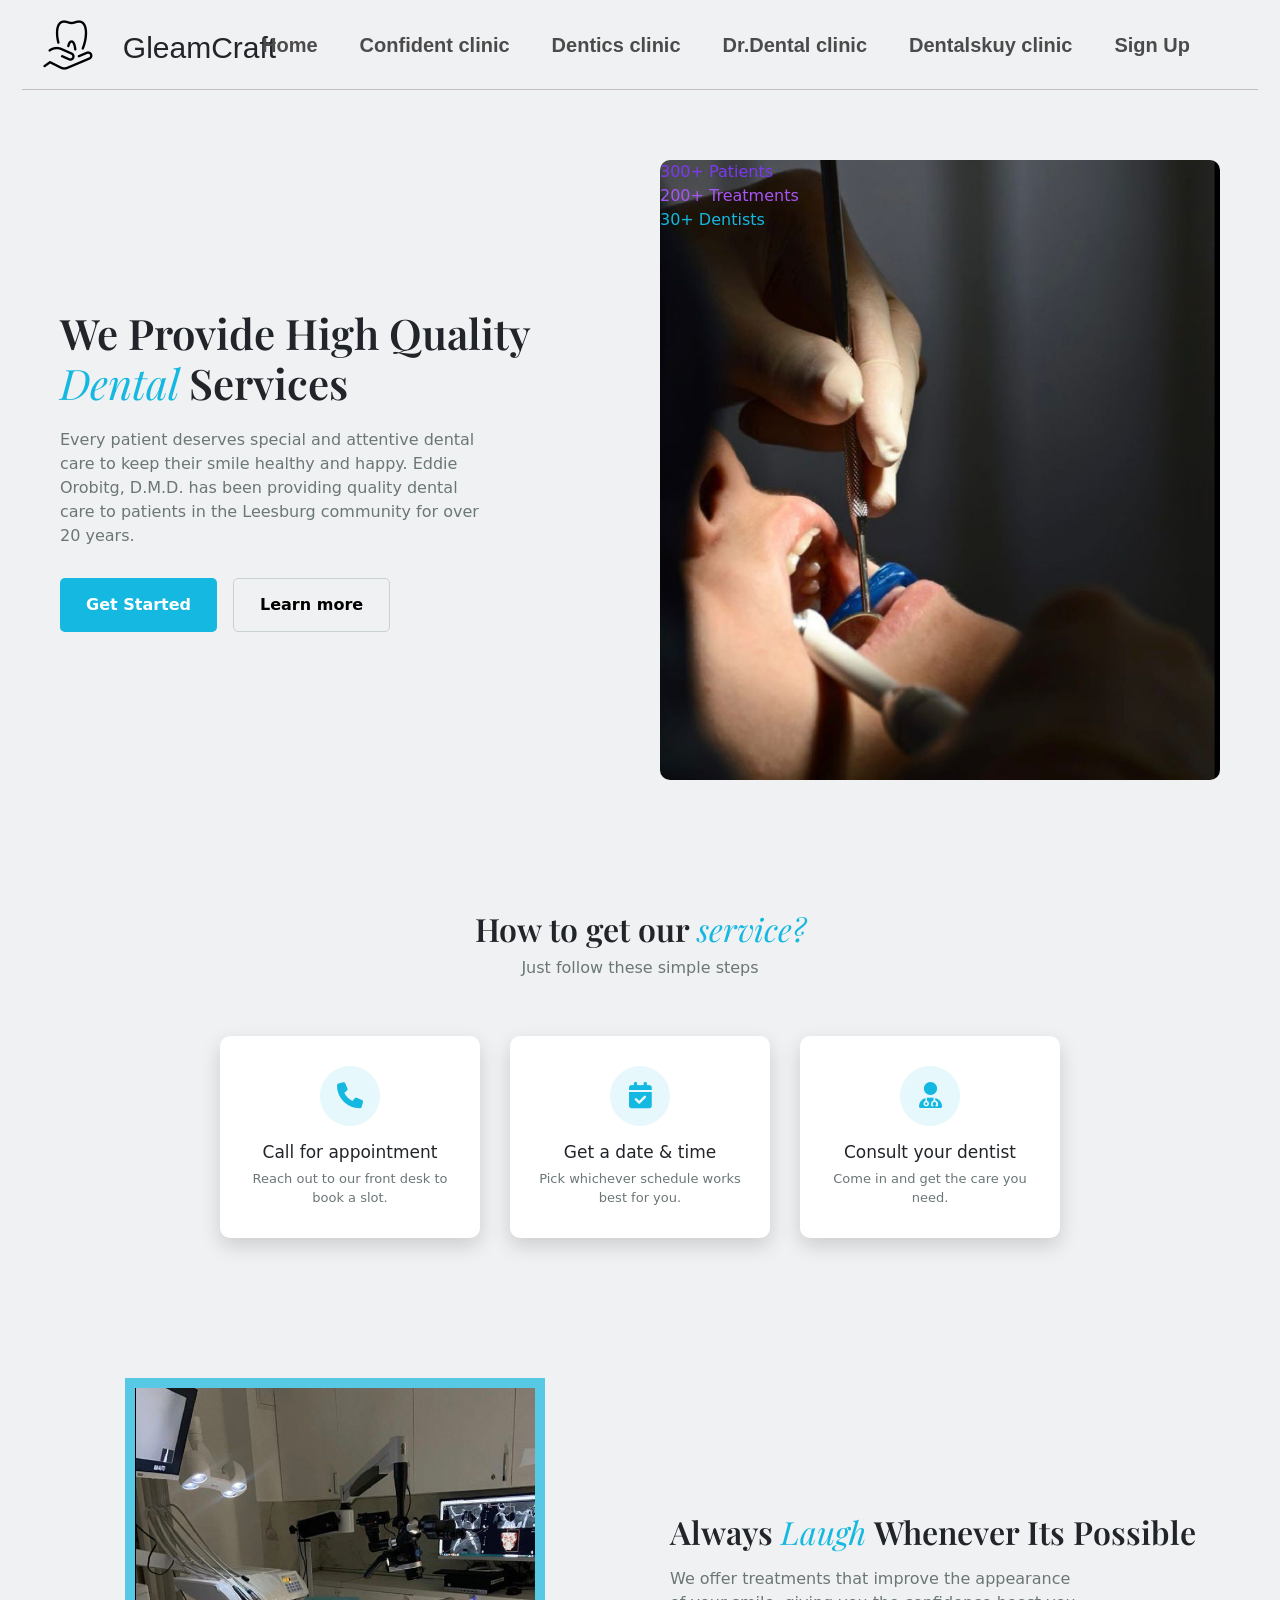
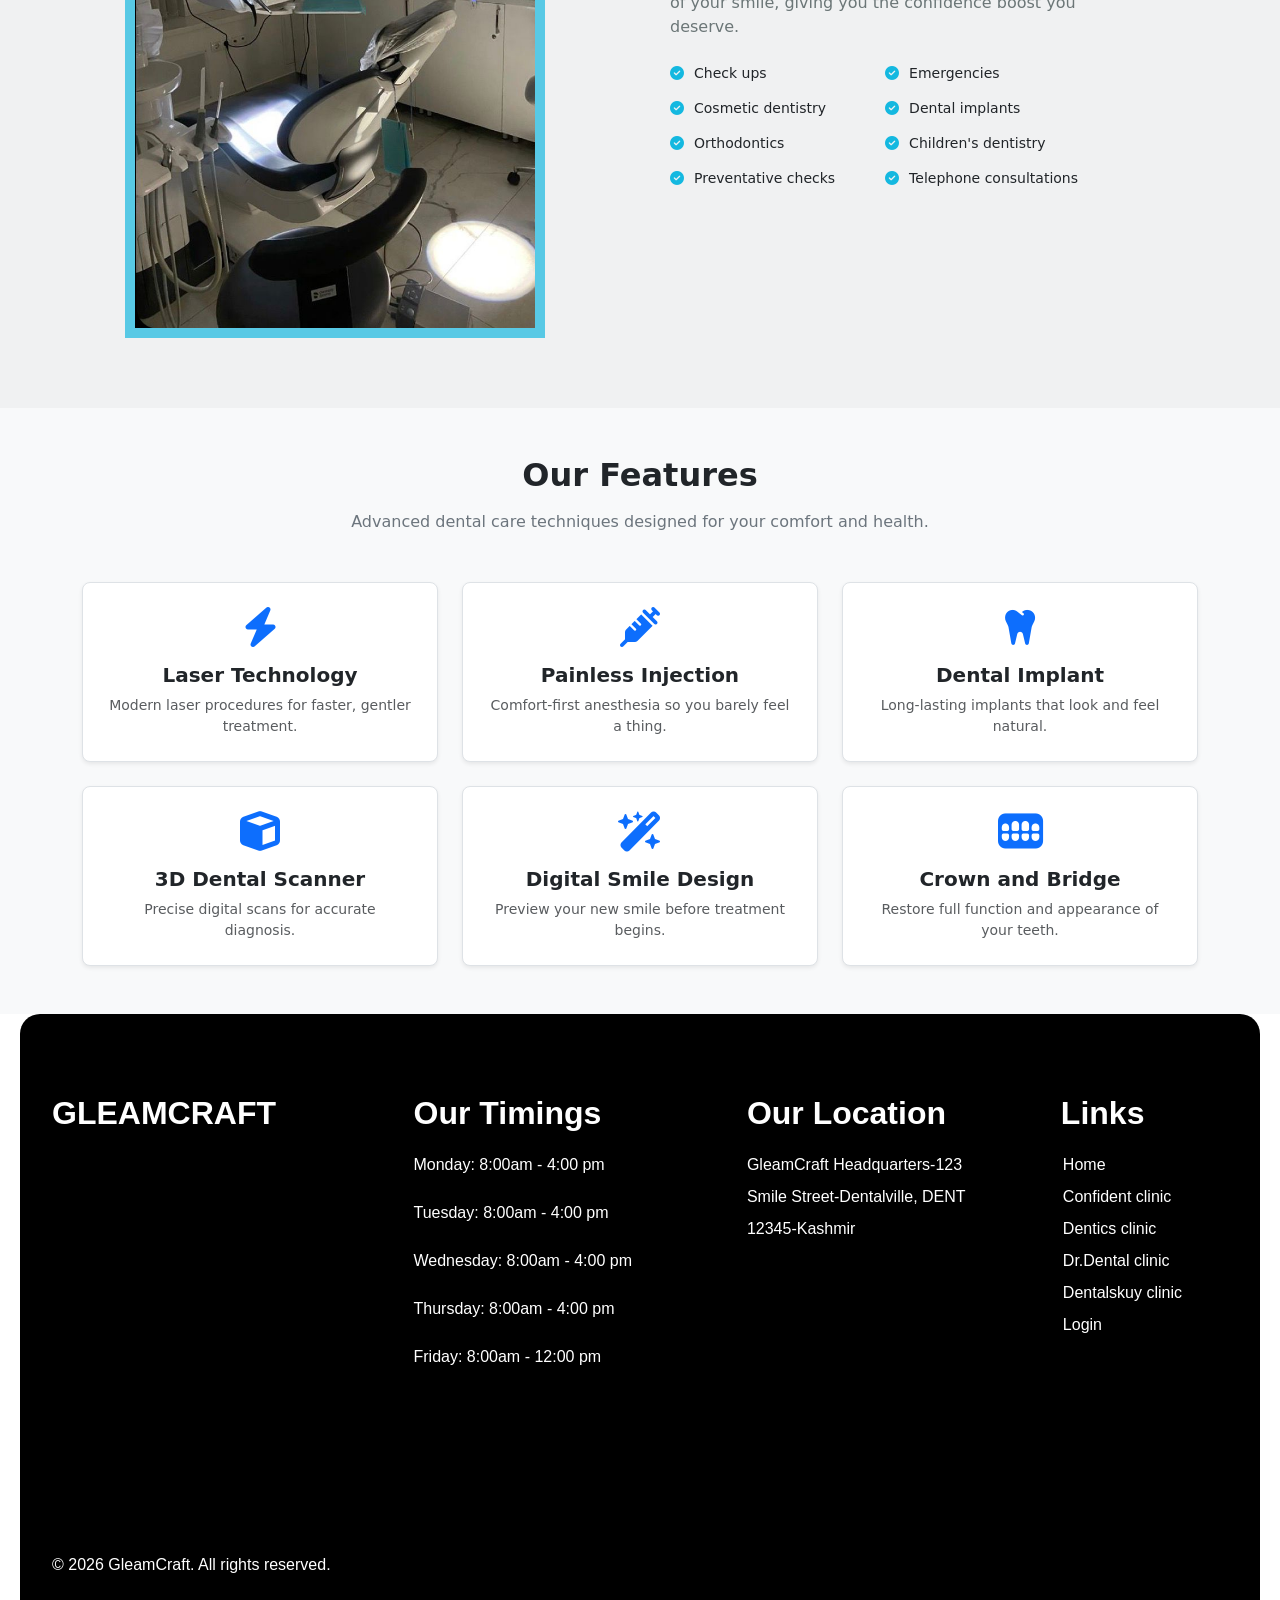
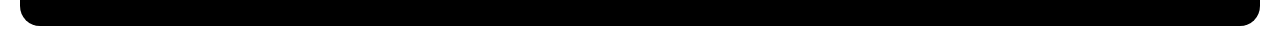
<file: dentics.html>
<!DOCTYPE html>
<html lang="en">

<head>
    <meta charset="UTF-8">
    <meta name="viewport" content="width=device-width, initial-scale=1.0">

    <link rel="stylesheet" href="css/dentics.css">
    <link rel="icon" href="img/icons8-dental-care-100.png" type="image/x-icon">

    <link href="https://cdn.jsdelivr.net/npm/bootstrap@5.2.3/dist/css/bootstrap.min.css" rel="stylesheet">

    <link rel="stylesheet" href="https://cdnjs.cloudflare.com/ajax/libs/font-awesome/6.5.1/css/all.min.css">

    <link href="https://fonts.googleapis.com/css2?family=Playfair+Display:ital,wght@0,600;1,400&display=swap"
        rel="stylesheet">

    <title>Dentics</title>
</head>

<body>

    <!-- HEADER -->

    <header>

        <section>

            <div class="header">

                <div class="logo">

                    <img src="img/icons8-dental-care-100.png">

                    <h4>GleamCraft</h4>

                </div>


                <div class="nav">

                    <ul>

                        <nav>

                            <li>
                                <a href="index.html">
                                    Home
                                </a>
                            </li>

                            <li>
                                <a href="Confident clinic.html">
                                    Confident clinic
                                </a>
                            </li>

                            <li>
                                <a href="#">
                                    Dentics clinic
                                </a>
                            </li>

                            <li>
                                <a href="Dr.Dental clinic.html">
                                    Dr.Dental clinic
                                </a>
                            </li>

                            <li>
                                <a href="Dentalskuy.html">
                                    Dentalskuy clinic
                                </a>
                            </li>

                            <li>
                                <a href="login.html">
                                    Sign Up
                                </a>
                            </li>

                        </nav>

                    </ul>

                </div>

            </div>

        </section>

    </header>


    <main>


        <!-- DENTICS HERO -->

        <section class="denticsHero" id="home">

            <div class="denticsHeroText">

                <h1>

                    We Provide High Quality

                    <span>
                        Dental
                    </span>

                    Services

                </h1>


                <p>

                    Every patient deserves special and attentive dental care
                    to keep their smile healthy and happy. Eddie Orobitg,
                    D.M.D. has been providing quality dental care to patients
                    in the Leesburg community for over 20 years.

                </p>


                <div class="denticsHeroButtons">

                    <button class="denticsGetStarted">
                        Get Started
                    </button>

                    <button class="denticsLearnMore">
                        Learn more
                    </button>

                </div>

            </div>


            <div class="denticsHeroImage">

                <div class="denticsBadge denticsBadgeOne">

                    300+

                    <span>
                        Patients
                    </span>

                </div>


                <div class="denticsBadge denticsBadgeTwo">

                    200+

                    <span>
                        Treatments
                    </span>

                </div>


                <div class="denticsBadge denticsBadgeThree">

                    30+

                    <span>
                        Dentists
                    </span>

                </div>

            </div>

        </section>


        <!-- STEPS -->

        <section class="denticsStepsSection">

            <div class="denticsSectionTitle">

                <h2>
                    How to get our
                    <span>
                        service?
                    </span>
                </h2>

                <p>
                    Just follow these simple steps
                </p>

            </div>


            <div class="denticsSteps">


                <div class="denticsStepItem">

                    <i class="fa-solid fa-phone"></i>

                    <h3>
                        Call for appointment
                    </h3>

                    <p>
                        Reach out to our front desk to book a slot.
                    </p>

                </div>


                <div class="denticsStepItem">

                    <i class="fa-solid fa-calendar-check"></i>

                    <h3>
                        Get a date & time
                    </h3>

                    <p>
                        Pick whichever schedule works best for you.
                    </p>

                </div>


                <div class="denticsStepItem">

                    <i class="fa-solid fa-user-doctor"></i>

                    <h3>
                        Consult your dentist
                    </h3>

                    <p>
                        Come in and get the care you need.
                    </p>

                </div>

            </div>

        </section>

        <!-- Search Box Hidden -->
        <div id="searchContainer" class="container mt-4 d-none">
            <div class="p-4 bg-white shadow rounded-4 border">
                <h5 class="fw-bold text-center mb-3 text-info">Find Available Appointments</h5>

                <form id="slideSearchForm" class="row g-3">

                    <div class="col-md-4">
                        <label class="form-label small fw-bold">Phone</label>
                        <input type="tel" id="slidePhone" class="form-control" placeholder="01xxxxxxxxx">
                    </div>

                    <div class="col-md-3">
                        <label class="form-label small fw-bold">Date</label>
                        <input type="date" id="slideDate" class="form-control">
                    </div>

                    <div class="col-md-3">
                        <label class="form-label small fw-bold">Slot</label>
                        <select id="slideTime" class="form-select">
                            <option value="" selected disabled>Select Time</option>
                            <option value="10:00 AM">10:00 AM</option>
                            <option value="02:00 PM">02:00 PM</option>
                            <option value="06:00 PM">06:00 PM</option>
                        </select>
                    </div>

                    <div class="col-md-2 d-flex align-items-end">
                        <button type="submit" class="btn btn-info text-white w-100 fw-bold">Search</button>
                    </div>
                </form>
            </div>
        </div>


        <!-- PROVIDE -->

        <section class="denticsProvideSection">

            <div class="denticsProvideImage">

                <img src="img/n20den.jpeg" alt="Dentist">

            </div>


            <div class="denticsProvideText">

                <h2>

                    Always
                    <span>
                        Laugh
                    </span>
                    Whenever Its Possible

                </h2>


                <p>

                    We offer treatments that improve the appearance
                    of your smile, giving you the confidence boost
                    you deserve.

                </p>


                <div class="denticsChecklist">


                    <ul>

                        <li>
                            <i class="fa-solid fa-circle-check"></i>
                            Check ups
                        </li>

                        <li>
                            <i class="fa-solid fa-circle-check"></i>
                            Cosmetic dentistry
                        </li>

                        <li>
                            <i class="fa-solid fa-circle-check"></i>
                            Orthodontics
                        </li>

                        <li>
                            <i class="fa-solid fa-circle-check"></i>
                            Preventative checks
                        </li>

                    </ul>


                    <ul>

                        <li>
                            <i class="fa-solid fa-circle-check"></i>
                            Emergencies
                        </li>

                        <li>
                            <i class="fa-solid fa-circle-check"></i>
                            Dental implants
                        </li>

                        <li>
                            <i class="fa-solid fa-circle-check"></i>
                            Children's dentistry
                        </li>

                        <li>
                            <i class="fa-solid fa-circle-check"></i>
                            Telephone consultations
                        </li>

                    </ul>

                </div>

            </div>

        </section>


        <!-- FEATURES -->

        <section id="features" class="py-5 bg-light">

            <div class="container text-center">


                <div class="mb-5">

                    <h2 class="fw-bold mb-3">
                        Our Features
                    </h2>

                    <p class="text-secondary mx-auto" style="max-width: 600px;">

                        Advanced dental care techniques designed
                        for your comfort and health.

                    </p>

                </div>


                <div class="row g-4">


                    <!-- FEATURE 1 -->

                    <div class="col-12 col-md-4">

                        <div class="p-4 bg-white rounded-3 shadow-sm border h-100
                                    d-flex flex-column align-items-center text-center">

                            <i class="fa-solid fa-bolt fs-1 text-primary mb-3"></i>

                            <h3 class="h5 fw-bold mb-2">
                                Laser Technology
                            </h3>

                            <p class="text-muted small mb-0">

                                Modern laser procedures for faster,
                                gentler treatment.

                            </p>

                        </div>

                    </div>


                    <!-- FEATURE 2 -->

                    <div class="col-12 col-md-4">

                        <div class="p-4 bg-white rounded-3 shadow-sm border h-100
                                    d-flex flex-column align-items-center text-center">

                            <i class="fa-solid fa-syringe fs-1 text-primary mb-3"></i>

                            <h3 class="h5 fw-bold mb-2">
                                Painless Injection
                            </h3>

                            <p class="text-muted small mb-0">

                                Comfort-first anesthesia so you barely
                                feel a thing.

                            </p>

                        </div>

                    </div>


                    <!-- FEATURE 3 -->

                    <div class="col-12 col-md-4">

                        <div class="p-4 bg-white rounded-3 shadow-sm border h-100
                                    d-flex flex-column align-items-center text-center">

                            <i class="fa-solid fa-tooth fs-1 text-primary mb-3"></i>

                            <h3 class="h5 fw-bold mb-2">
                                Dental Implant
                            </h3>

                            <p class="text-muted small mb-0">

                                Long-lasting implants that look and
                                feel natural.

                            </p>

                        </div>

                    </div>


                    <!-- FEATURE 4 -->

                    <div class="col-12 col-md-4">

                        <div class="p-4 bg-white rounded-3 shadow-sm border h-100
                                    d-flex flex-column align-items-center text-center">

                            <i class="fa-solid fa-cube fs-1 text-primary mb-3"></i>

                            <h3 class="h5 fw-bold mb-2">
                                3D Dental Scanner
                            </h3>

                            <p class="text-muted small mb-0">

                                Precise digital scans for accurate
                                diagnosis.

                            </p>

                        </div>

                    </div>


                    <!-- FEATURE 5 -->

                    <div class="col-12 col-md-4">

                        <div class="p-4 bg-white rounded-3 shadow-sm border h-100
                                    d-flex flex-column align-items-center text-center">

                            <i class="fa-solid fa-wand-magic-sparkles fs-1 text-primary mb-3"></i>

                            <h3 class="h5 fw-bold mb-2">
                                Digital Smile Design
                            </h3>

                            <p class="text-muted small mb-0">

                                Preview your new smile before treatment
                                begins.

                            </p>

                        </div>

                    </div>


                    <!-- FEATURE 6 -->

                    <div class="col-12 col-md-4">

                        <div class="p-4 bg-white rounded-3 shadow-sm border h-100
                                    d-flex flex-column align-items-center text-center">

                            <i class="fa-solid fa-teeth fs-1 text-primary mb-3"></i>

                            <h3 class="h5 fw-bold mb-2">
                                Crown and Bridge
                            </h3>

                            <p class="text-muted small mb-0">

                                Restore full function and appearance
                                of your teeth.

                            </p>

                        </div>

                    </div>

                </div>

            </div>

        </section>

    </main>


    <!-- FOOTER -->

    <footer>

        <div class="footer-parent">


            <div class="footer-child">

                <h3>
                    GLEAMCRAFT
                </h3>

                <p>
                    © 2026 GleamCraft. All rights reserved.
                </p>

            </div>


            <div class="footer-child">

                <h2>
                    Our Timings
                </h2>

                <p>
                    Monday: 8:00am - 4:00 pm
                </p>

                <p>
                    Tuesday: 8:00am - 4:00 pm
                </p>

                <p>
                    Wednesday: 8:00am - 4:00 pm
                </p>

                <p>
                    Thursday: 8:00am - 4:00 pm
                </p>

                <p>
                    Friday: 8:00am - 12:00 pm
                </p>

            </div>


            <div class="footer-child">

                <h2>
                    Our Location
                </h2>

                <p>
                    GleamCraft Headquarters-123 Smile Street-Dentalville,
                    DENT 12345-Kashmir
                </p>

            </div>


            <div class="footer-child">

                <h2>
                    Links
                </h2>

                <ul>

                    <li>
                        <a href="index.html">
                            Home
                        </a>
                    </li>

                    <li>
                        <a href="Confident clinic.html">
                            Confident clinic
                        </a>
                    </li>

                    <li>
                        <a href="#">
                            Dentics clinic
                        </a>
                    </li>

                    <li>
                        <a href="Dr.Dental clinic.html">
                            Dr.Dental clinic
                        </a>
                    </li>

                    <li>
                        <a href="Dentalskuy.html">
                            Dentalskuy clinic
                        </a>
                    </li>

                    <li>
                        <a href="login.html">
                            Login
                        </a>
                    </li>

                </ul>

            </div>

        </div>

    </footer>


    <script src="js/book.js"></script>

</body>

</html>
</file>
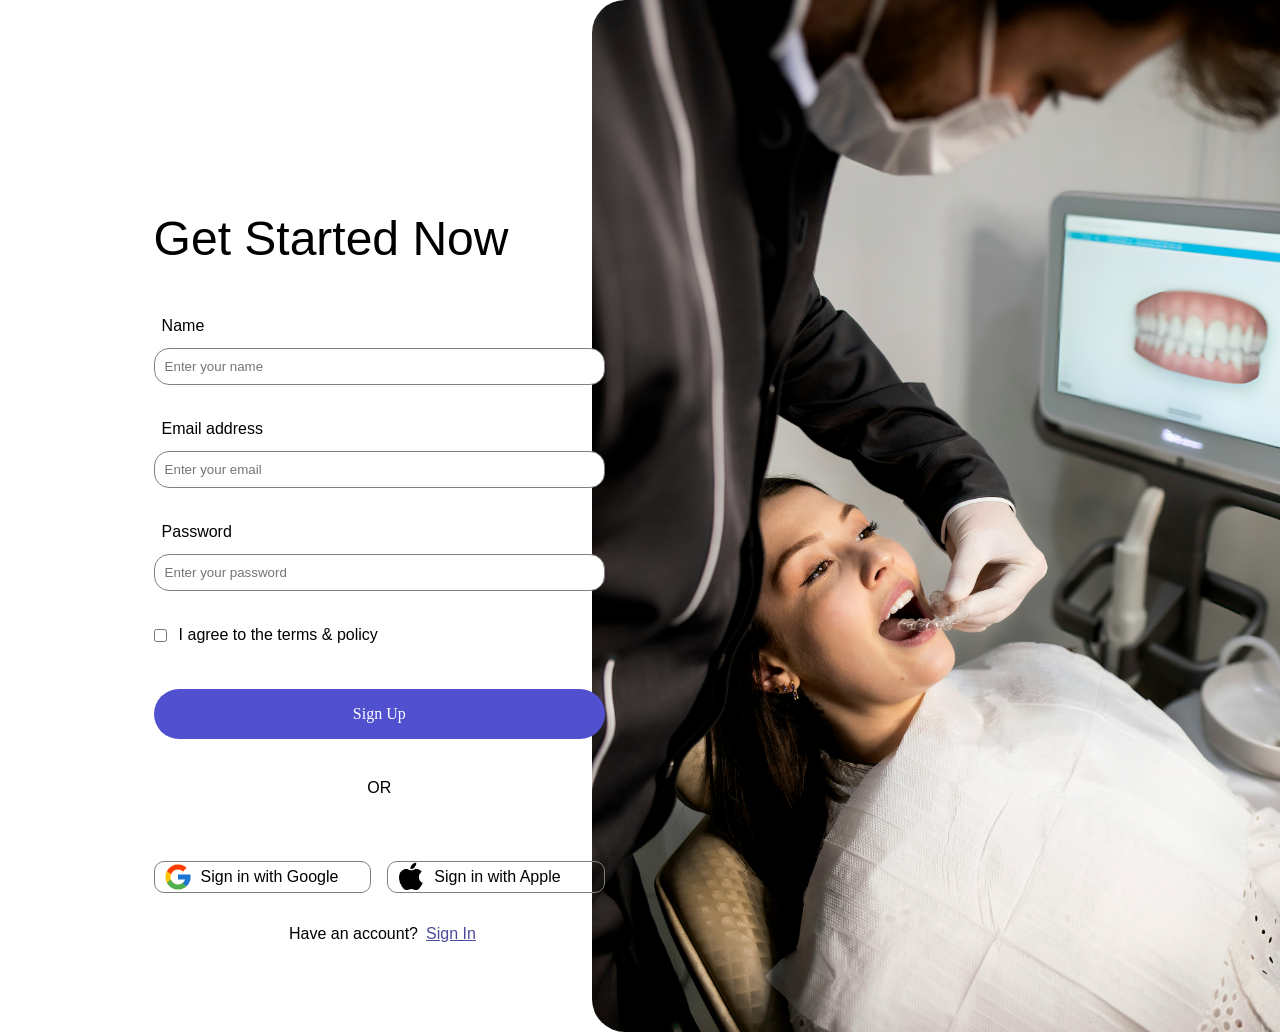
<file: login.html>
<!DOCTYPE html>
<html lang="en">

<head>
    <meta charset="UTF-8">
    <meta name="viewport" content="width=device-width, initial-scale=1.0">
    <link rel="stylesheet" href="css/login.css">
    <link rel="icon" href="img/icons8-dental-care-100.png" type="image/x-icon">
    <title>Sign Up</title>
</head>

<body>
    <div class="parent-login">
        <form class="form">
            <h1>Get Started Now</h1>
            <div class="form-1">
                <label for="name">Name</label>
                <input type="text" placeholder="Enter your name" id="name" required>

                <label for="email">Email address</label>
                <input type="email" placeholder="Enter your email" id="email" required>

                <label for="password">Password</label>
                <input type="password" placeholder="Enter your password" id="password" required>

                <div class="terms">
                    <input type="checkbox" id="check" required>
                    <label for="check">I agree to the terms & policy</label>
                </div>

            </div>
            <button class="signup" type="submit">Sign Up</button>

            <div class="center">
                <div class="or">
                    <p>OR</p>
                </div>

                <div class="signin">
                    <div class="google">
                        <img src="img/icons8-google-48.png">
                        <p>Sign in with Google</p>
                    </div>

                    <div class="apple">
                        <img src="img/icons8-apple-50.png">
                        <p>Sign in with Apple</p>
                    </div>
                </div>

                <div class="ques">
                    <p>Have an account?</p>
                    <a href="signin.html">Sign In</a>
                </div>

            </div>
        </form>

        <div class="big-image">
            <img src="img/filip-rankovic-grobgaard-joILn6p_oeM-unsplash.jpg">
        </div>
    </div>

  <script src="js/signup.js"></script>
</body>

</html>
</file>
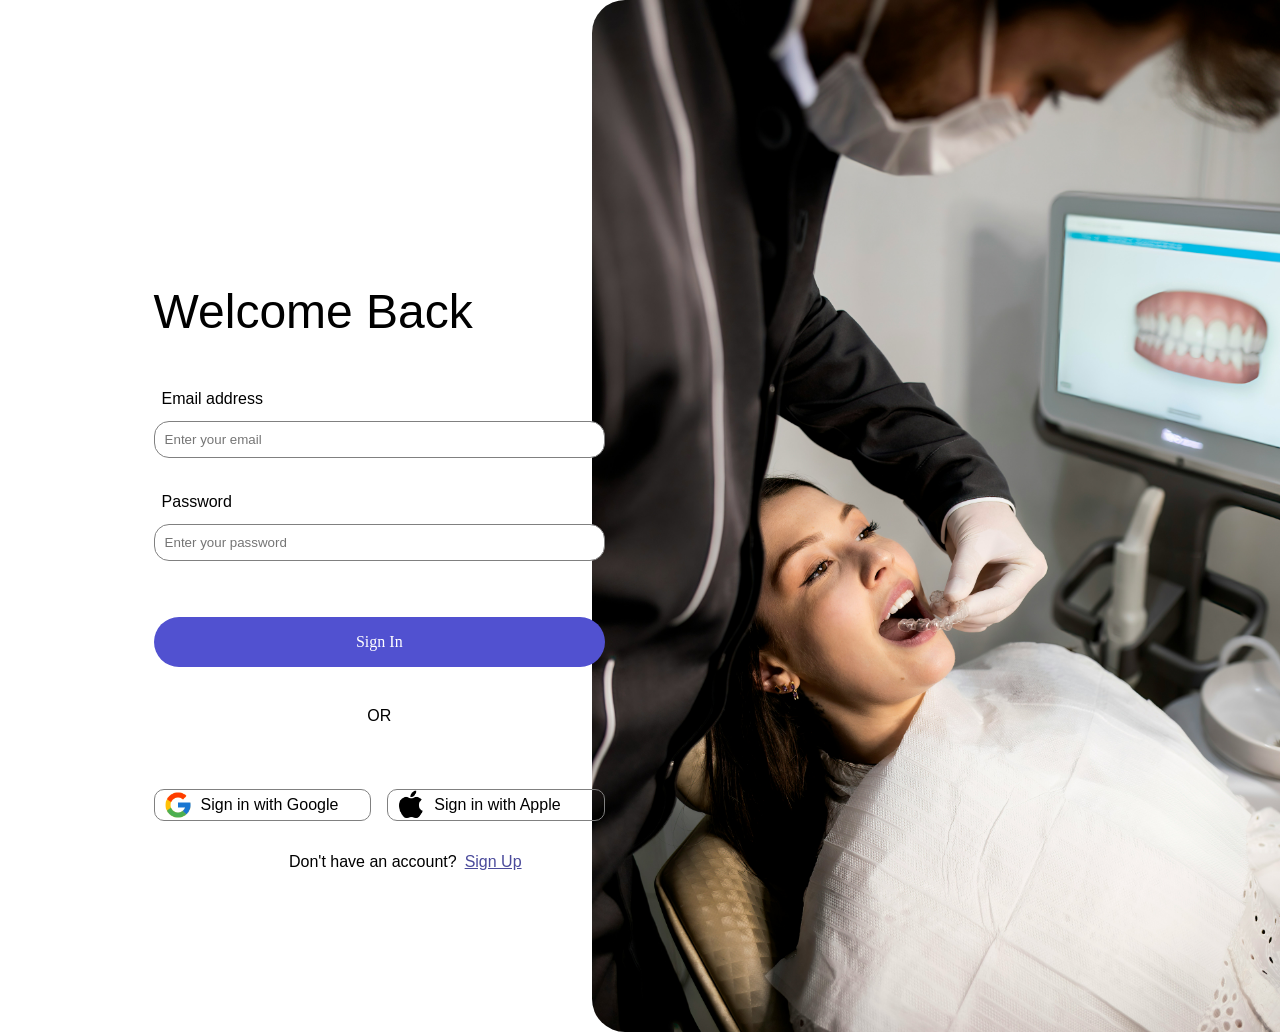
<file: signin.html>
<!DOCTYPE html>
<html lang="en">

<head>
    <meta charset="UTF-8">
    <meta name="viewport" content="width=device-width, initial-scale=1.0">

    <link rel="stylesheet" href="css/login.css">
    <link rel="icon" href="img/icons8-dental-care-100.png" type="image/x-icon">

    <title>Sign In</title>
</head>

<body>

    <div class="parent-login">

        <form class="form">

            <h1>Welcome Back</h1>

            <div class="form-1">

                <label for="email">Email address</label>
                <input type="email" placeholder="Enter your email" id="email" required>

                <label for="password">Password</label>
                <input type="password" placeholder="Enter your password" id="password" required>

            </div>

            <button class="signup" type="submit">Sign In</button>

            <div class="center">

                <div class="or">
                    <p>OR</p>
                </div>

                <div class="signin">

                    <div class="google">
                        <img src="img/icons8-google-48.png" alt="Google">
                        <p>Sign in with Google</p>
                    </div>

                    <div class="apple">
                        <img src="img/icons8-apple-50.png" alt="Apple">
                        <p>Sign in with Apple</p>
                    </div>

                </div>

                <div class="ques">
                    <p>Don't have an account?</p>
                    <a href="login.html">Sign Up</a>
                </div>

            </div>

        </form>

        <div class="big-image">
            <img src="img/filip-rankovic-grobgaard-joILn6p_oeM-unsplash.jpg" alt="Dental Care">
        </div>

    </div>

    <script src="js/signin.js"></script>

</body>

</html>
</file>
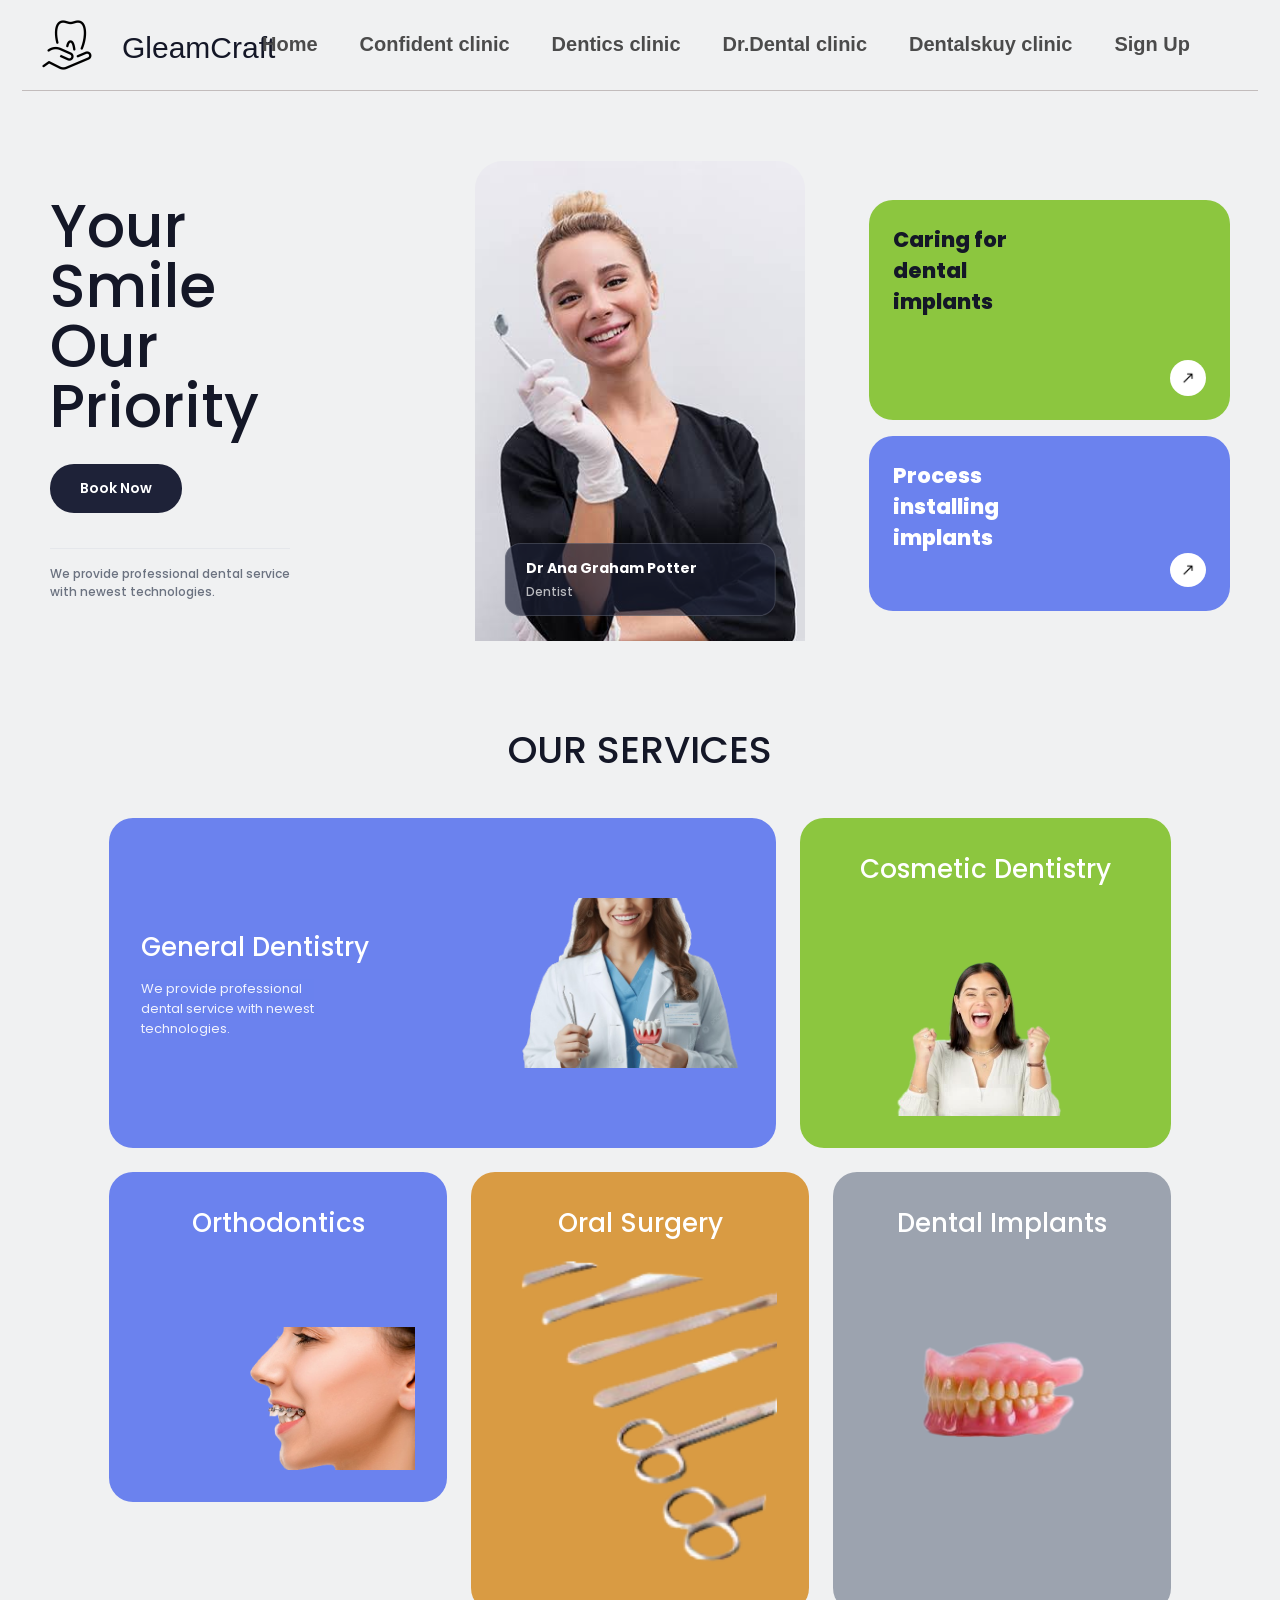
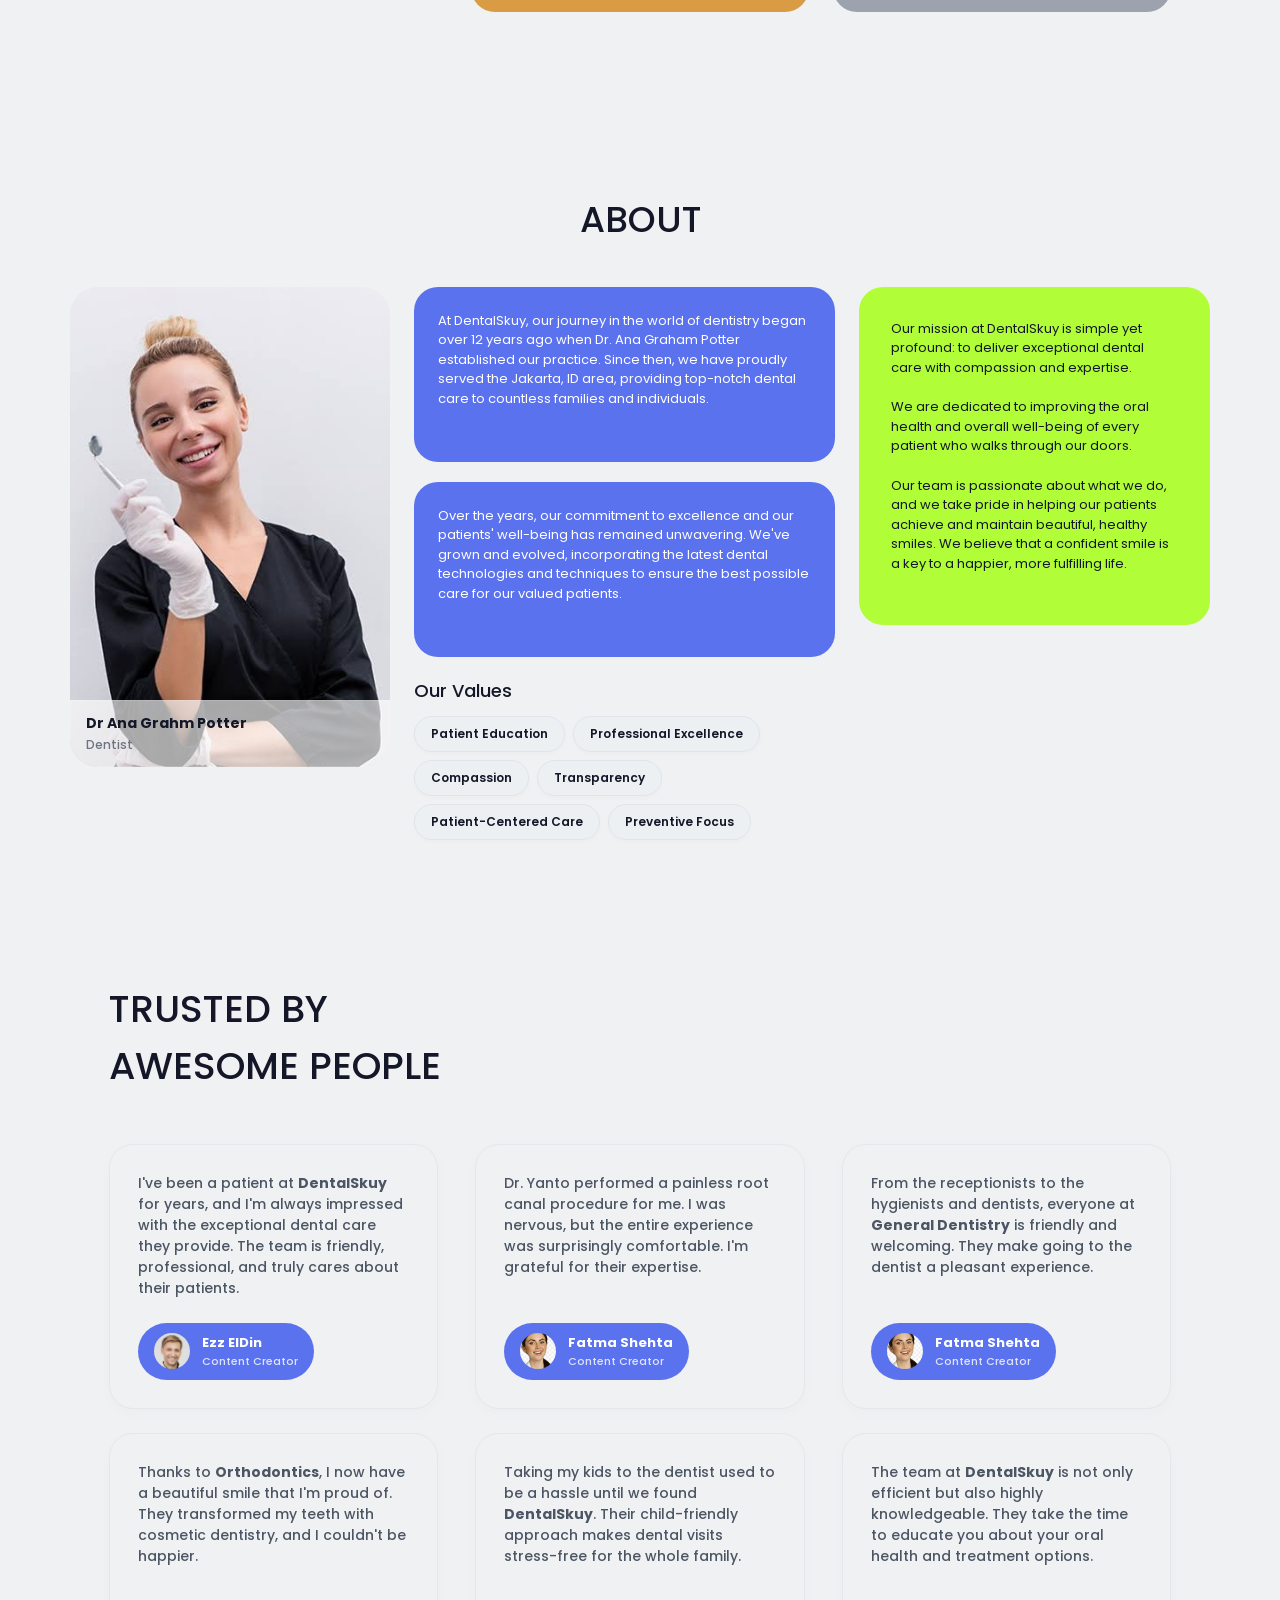
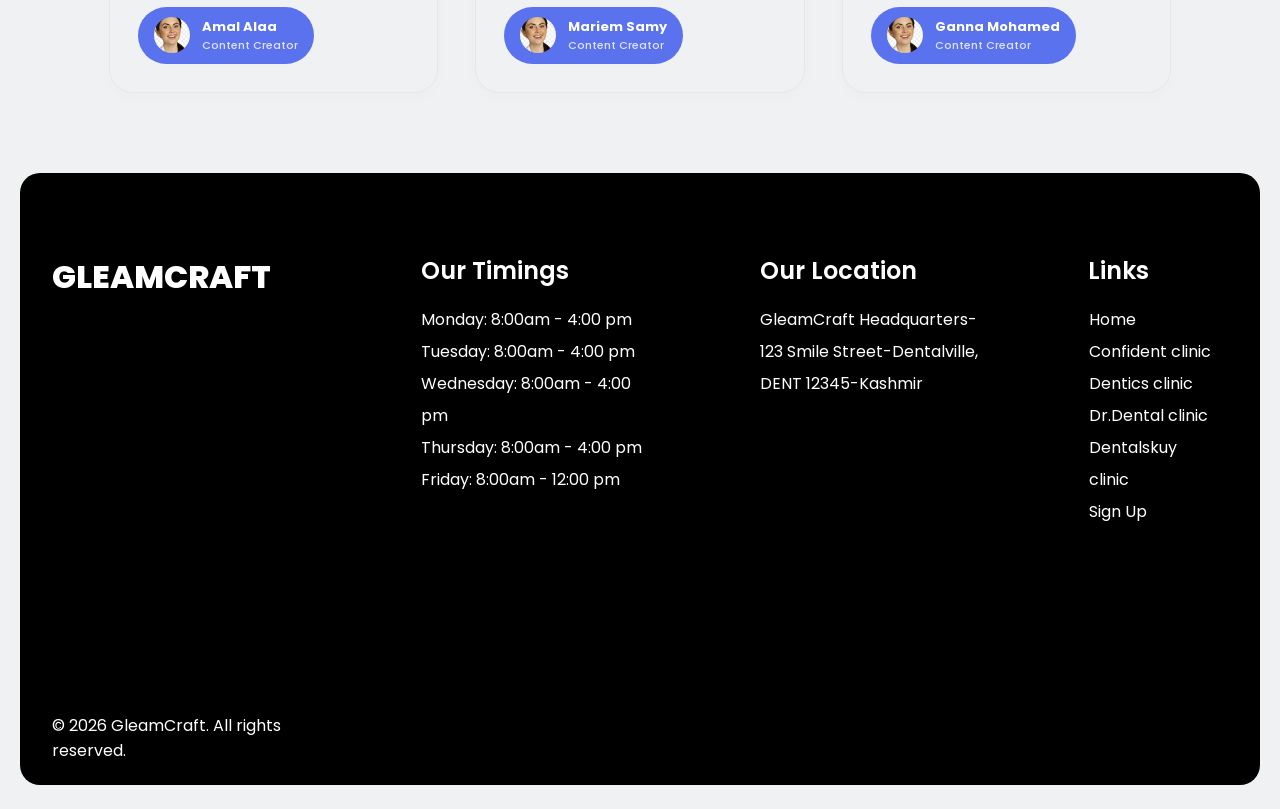
<file: html/Dentalskuy.html>
<!DOCTYPE html>
<html lang="en">

<head>
    <meta charset="UTF-8">
    <meta name="viewport" content="width=device-width, initial-scale=1.0">

    <title>Dentalskuy</title>

    <link rel="stylesheet" href="../css/Dentalskuy.css">
    <link rel="icon" href="../img/icons8-dental-care-100.png" type="image/x-icon">

    <link rel="stylesheet" href="https://cdnjs.cloudflare.com/ajax/libs/font-awesome/6.5.1/css/all.min.css">
</head>

<body>

    <header>
        <section>
            <div class="header">

                <div class="logo">
                    <img src="../img/icons8-dental-care-100.png">
                    <h4>GleamCraft</h4>
                </div>

                <div class="nav">
                    <ul>
                        <nav>
                            <li><a href="index.html">Home</a></li>
                            <li><a href="Confident clinic.html">Confident clinic</a></li>
                            <li><a href="dentics.html">Dentics clinic</a></li>
                            <li><a href="Dr.Dental clinic.html">Dr.Dental clinic</a></li>
                            <li><a href="#">Dentalskuy clinic</a></li>
                            <li><a href="login.html">Sign Up</a></li>
                        </nav>
                    </ul>
                </div>

            </div>
        </section>
    </header>


    <main class="main-con">

        <!-- HERO -->
        <section class="hero">

            <div class="hero-text">

                <h1>
                    Your <br>
                    Smile <br>
                    Our <br>
                    Priority
                </h1>

                <button class="btn-book">Book Now</button>

                <div class="subtext-con">
                    <p>
                        We provide professional dental service with newest technologies.
                    </p>
                </div>

            </div>


            <div class="img-con">

                <div class="dr">

                    <img src="../img/images.jpg" alt="Dr Ana Graham Potter">

                    <div class="card">
                        <span class="doc-name">Dr Ana Graham Potter</span>
                        <span class="doc-role">Dentist</span>
                    </div>

                </div>

            </div>


            <div class="hero-services">

                <div class="text-card green">

                    <div class="contain">
                        <span>Caring for</span>
                        <span>dental</span>
                        <span>implants</span>
                    </div>

                    <div class="arrow-icon">
                        <img src="../img/OIP.jpg" alt="arrow">
                    </div>

                </div>


                <div class="text-card blue">

                    <div class="contain">
                        <span>Process</span>
                        <span>installing</span>
                        <span>implants</span>
                    </div>

                    <div class="arrow-icon">
                        <img src="../img/OIP.jpg" alt="arrow">
                    </div>

                </div>

            </div>

        </section>


        <!-- OUR SERVICES -->

        <section class="services-section">

            <div class="service-title">
                <h2>OUR SERVICES</h2>
            </div>

            <div class="service-con">

                <div class="service-group-one">

                    <div class="service-card service-main blue">

                        <div class="service-text">
                            <h3>General Dentistry</h3>

                            <p>
                                We provide professional dental service with newest technologies.
                            </p>
                        </div>

                        <img src="../img/doctor.png" alt="General Dentistry" class="service-img">

                    </div>


                    <div class="service-card service-side green">

                        <div class="service-text">
                            <h3>Cosmetic Dentistry</h3>
                        </div>

                        <img src="../img/girl.png" alt="Cosmetic Dentistry" class="service-img">

                    </div>

                </div>


                <div class="service-group-two">

                    <div class="service-card service-item blue">

                        <h3>Orthodontics</h3>

                        <img src="../img/face.png" alt="Orthodontics" class="service-img">

                    </div>


                    <div class="service-card service-item orange">

                        <h3>Oral Surgery</h3>

                        <img src="../img/tools.png" alt="Oral Surgery" class="service-img">

                    </div>


                    <div class="service-card service-item gray">

                        <h3>Dental Implants</h3>

                        <img src="../img/teeth.png" alt="Dental Implants" class="service-img">

                    </div>

                </div>

            </div>

        </section>


        <!-- ABOUT -->

        <section class="about-section">

            <div class="about-title">
                <h2>ABOUT</h2>
            </div>


            <div class="about-con">

                <div class="about-img">

                    <div class="dr-card">

                        <img src="../img/images.jpg" alt="Dr Ana Grahm Potter">

                        <div class="dr-info">
                            <h3>Dr Ana Grahm Potter</h3>
                            <p>Dentist</p>
                        </div>

                    </div>

                </div>


                <div class="about-content-col">

                    <div class="info-card blue">

                        <p>
                            At DentalSkuy, our journey in the world of dentistry began
                            over 12 years ago when Dr. Ana Graham Potter established
                            our practice. Since then, we have proudly served the
                            Jakarta, ID area, providing top-notch dental care to
                            countless families and individuals.
                        </p>

                    </div>


                    <div class="info-card blue">

                        <p>
                            Over the years, our commitment to excellence and our
                            patients' well-being has remained unwavering. We've grown
                            and evolved, incorporating the latest dental technologies
                            and techniques to ensure the best possible care for our
                            valued patients.
                        </p>

                    </div>


                    <div class="our-values">

                        <h3>Our Values</h3>

                        <div class="tags">

                            <span class="tag">Patient Education</span>
                            <span class="tag">Professional Excellence</span>
                            <span class="tag">Compassion</span>
                            <span class="tag">Transparency</span>
                            <span class="tag">Patient-Centered Care</span>
                            <span class="tag">Preventive Focus</span>

                        </div>

                    </div>

                </div>


                <div class="about-right-col">

                    <div class="info-card green">

                        <p>
                            Our mission at DentalSkuy is simple yet profound:
                            to deliver exceptional dental care with compassion
                            and expertise.
                        </p>

                        <p>
                            We are dedicated to improving the oral health and
                            overall well-being of every patient who walks through
                            our doors.
                        </p>

                        <p>
                            Our team is passionate about what we do, and we take
                            pride in helping our patients achieve and maintain
                            beautiful, healthy smiles. We believe that a confident
                            smile is a key to a happier, more fulfilling life.
                        </p>

                    </div>

                </div>

            </div>

        </section>


        <!-- REVIEWS -->

        <section class="review-section">

            <div class="rtitle">
                <h2>
                    TRUSTED BY<br>
                    AWESOME PEOPLE
                </h2>
            </div>


            <div class="reviews">

                <div class="review">

                    <p>
                        I've been a patient at <strong>DentalSkuy</strong> for years,
                        and I'm always impressed with the exceptional dental care
                        they provide. The team is friendly, professional, and truly
                        cares about their patients.
                    </p>

                    <div class="client-info">

                        <img src="../img/Review (3).jpg" alt="Ezz ElDin">

                        <div class="client-text">
                            <span class="client-name">Ezz ElDin</span>
                            <span class="client-role">Content Creator</span>
                        </div>

                    </div>

                </div>


                <div class="review">

                    <p>
                        Dr. Yanto performed a painless root canal procedure for me.
                        I was nervous, but the entire experience was surprisingly
                        comfortable. I'm grateful for their expertise.
                    </p>

                    <div class="client-info">

                        <img src="../img/review.jpg" alt="Fatma Shehta">

                        <div class="client-text">
                            <span class="client-name">Fatma Shehta</span>
                            <span class="client-role">Content Creator</span>
                        </div>

                    </div>

                </div>


                <div class="review">

                    <p>
                        From the receptionists to the hygienists and dentists,
                        everyone at <strong>General Dentistry</strong> is friendly
                        and welcoming. They make going to the dentist a pleasant
                        experience.
                    </p>

                    <div class="client-info">

                        <img src="../img/review.jpg" alt="Fatma Shehta">

                        <div class="client-text">
                            <span class="client-name">Fatma Shehta</span>
                            <span class="client-role">Content Creator</span>
                        </div>

                    </div>

                </div>


                <div class="review">

                    <p>
                        Thanks to <strong>Orthodontics</strong>, I now have a
                        beautiful smile that I'm proud of. They transformed my
                        teeth with cosmetic dentistry, and I couldn't be happier.
                    </p>

                    <div class="client-info">

                        <img src="../img/review.jpg" alt="Amal Alaa">

                        <div class="client-text">
                            <span class="client-name">Amal Alaa</span>
                            <span class="client-role">Content Creator</span>
                        </div>

                    </div>

                </div>


                <div class="review">

                    <p>
                        Taking my kids to the dentist used to be a hassle until
                        we found <strong>DentalSkuy</strong>. Their child-friendly
                        approach makes dental visits stress-free for the whole family.
                    </p>

                    <div class="client-info">

                        <img src="../img/review.jpg" alt="Mariem Samy">

                        <div class="client-text">
                            <span class="client-name">Mariem Samy</span>
                            <span class="client-role">Content Creator</span>
                        </div>

                    </div>

                </div>


                <div class="review">

                    <p>
                        The team at <strong>DentalSkuy</strong> is not only efficient
                        but also highly knowledgeable. They take the time to educate
                        you about your oral health and treatment options.
                    </p>

                    <div class="client-info">

                        <img src="../img/review.jpg" alt="Ganna Mohamed">

                        <div class="client-text">
                            <span class="client-name">Ganna Mohamed</span>
                            <span class="client-role">Content Creator</span>
                        </div>

                    </div>

                </div>

            </div>

        </section>

    </main>


    <footer>

        <div class="footer-parent">

            <div class="footer-child">

                <h3>GLEAMCRAFT</h3>

                <p>
                    © 2026 GleamCraft. All rights reserved.
                </p>

            </div>


            <div class="footer-child">

                <h2>Our Timings</h2>

                <p>Monday: 8:00am - 4:00 pm</p>
                <p>Tuesday: 8:00am - 4:00 pm</p>
                <p>Wednesday: 8:00am - 4:00 pm</p>
                <p>Thursday: 8:00am - 4:00 pm</p>
                <p>Friday: 8:00am - 12:00 pm</p>

            </div>


            <div class="footer-child">

                <h2>Our Location</h2>

                <p>
                    GleamCraft Headquarters-123 Smile Street-Dentalville,
                    DENT 12345-Kashmir
                </p>

            </div>


            <div class="footer-child">

                <h2>Links</h2>

                <ul>

                    <li><a href="index.html">Home</a></li>

                    <li>
                        <a href="Confident clinic.html">
                            Confident clinic
                        </a>
                    </li>

                    <li>
                        <a href="dentics.html">
                            Dentics clinic
                        </a>
                    </li>

                    <li>
                        <a href="Dr.Dental clinic.html">
                            Dr.Dental clinic
                        </a>
                    </li>

                    <li>
                        <a href="#">
                            Dentalskuy clinic
                        </a>
                    </li>

                    <li>
                        <a href="login.html">
                            Sign Up
                        </a>
                    </li>

                </ul>

            </div>

        </div>

    </footer>

</body>

</html>
</file>
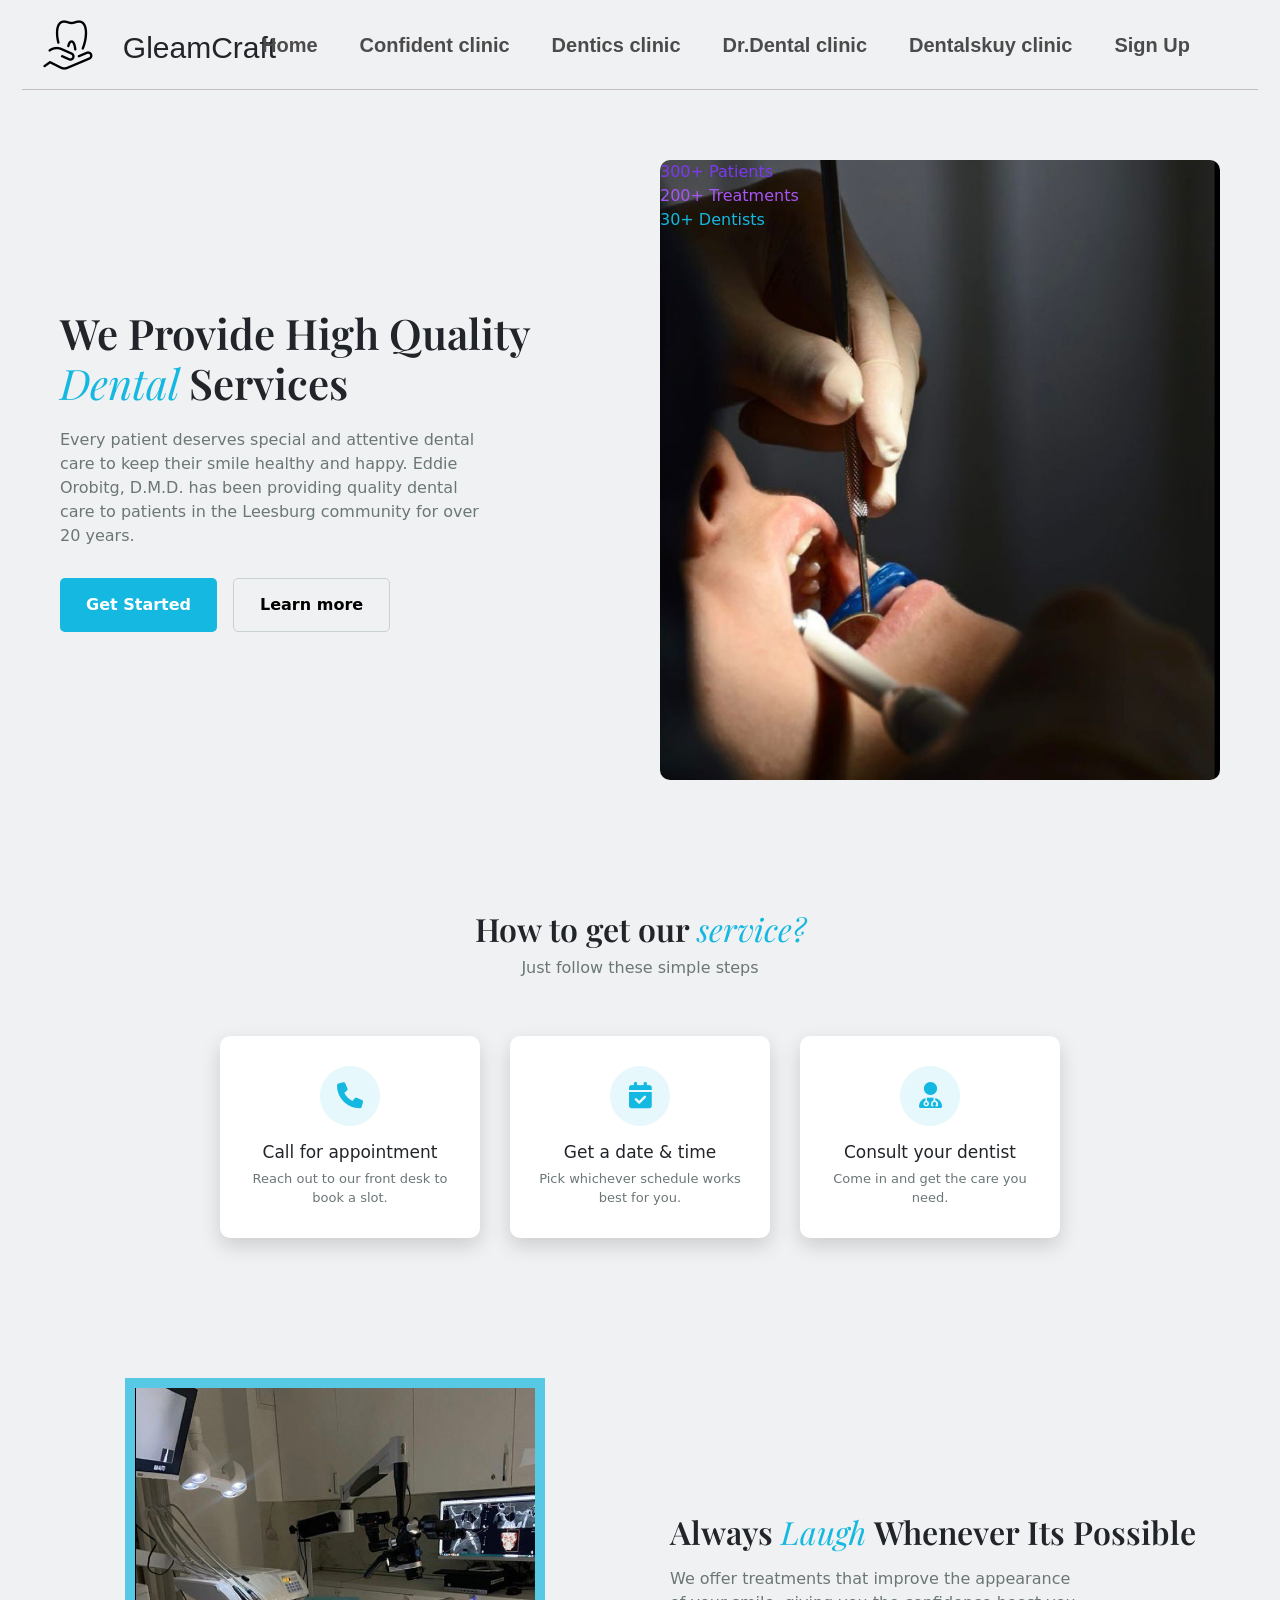
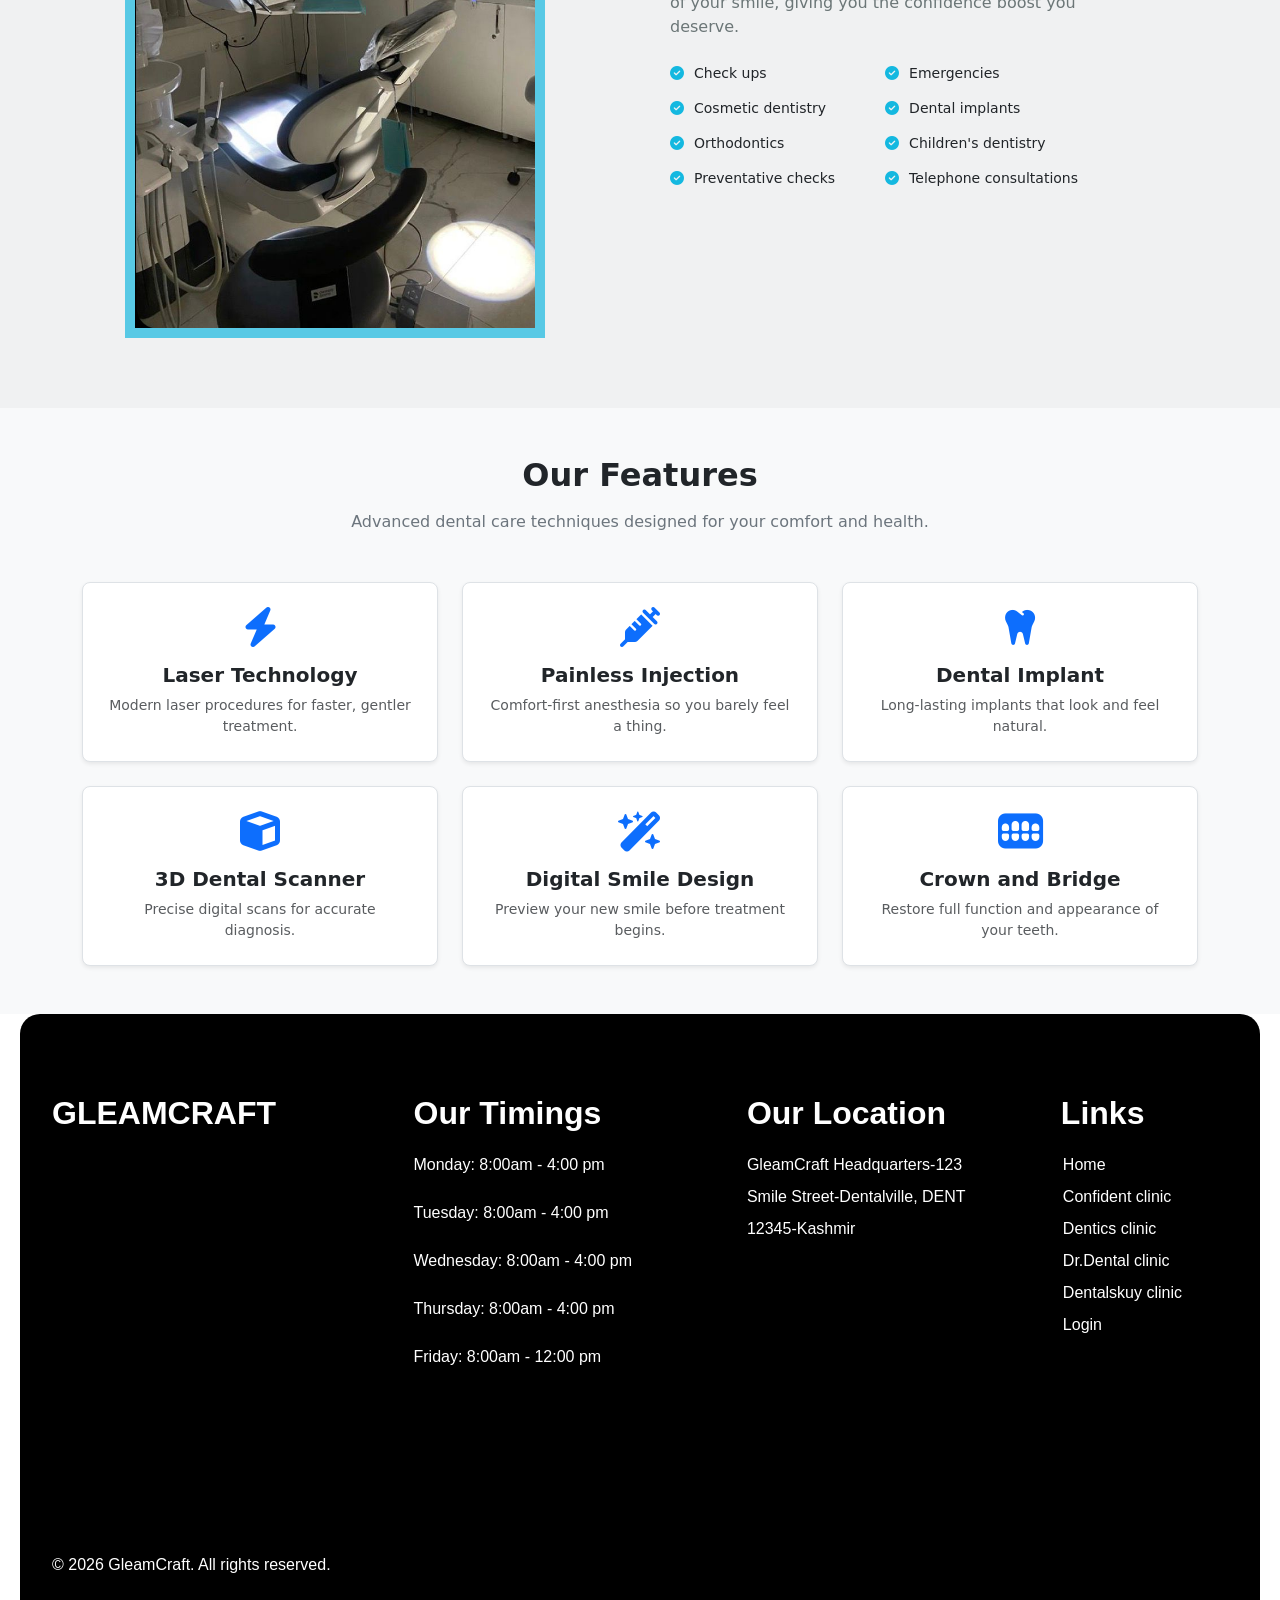
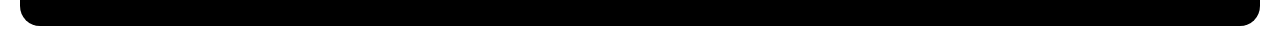
<file: html/dentics.html>
<!DOCTYPE html>
<html lang="en">

<head>
    <meta charset="UTF-8">
    <meta name="viewport" content="width=device-width, initial-scale=1.0">

    <link rel="stylesheet" href="../css/dentics.css">
    <link rel="icon" href="../img/icons8-dental-care-100.png" type="image/x-icon">

    <link href="https://cdn.jsdelivr.net/npm/bootstrap@5.2.3/dist/css/bootstrap.min.css" rel="stylesheet">

    <link rel="stylesheet" href="https://cdnjs.cloudflare.com/ajax/libs/font-awesome/6.5.1/css/all.min.css">

    <link href="https://fonts.googleapis.com/css2?family=Playfair+Display:ital,wght@0,600;1,400&display=swap"
        rel="stylesheet">

    <title>Dentics</title>
</head>

<body>

    <!-- HEADER -->

    <header>

        <section>

            <div class="header">

                <div class="logo">

                    <img src="../img/icons8-dental-care-100.png">

                    <h4>GleamCraft</h4>

                </div>


                <div class="nav">

                    <ul>

                        <nav>

                            <li>
                                <a href="index.html">
                                    Home
                                </a>
                            </li>

                            <li>
                                <a href="Confident clinic.html">
                                    Confident clinic
                                </a>
                            </li>

                            <li>
                                <a href="#">
                                    Dentics clinic
                                </a>
                            </li>

                            <li>
                                <a href="Dr.Dental clinic.html">
                                    Dr.Dental clinic
                                </a>
                            </li>

                            <li>
                                <a href="Dentalskuy.html">
                                    Dentalskuy clinic
                                </a>
                            </li>

                            <li>
                                <a href="login.html">
                                    Sign Up
                                </a>
                            </li>

                        </nav>

                    </ul>

                </div>

            </div>

        </section>

    </header>


    <main>


        <!-- DENTICS HERO -->

        <section class="denticsHero" id="home">

            <div class="denticsHeroText">

                <h1>

                    We Provide High Quality

                    <span>
                        Dental
                    </span>

                    Services

                </h1>


                <p>

                    Every patient deserves special and attentive dental care
                    to keep their smile healthy and happy. Eddie Orobitg,
                    D.M.D. has been providing quality dental care to patients
                    in the Leesburg community for over 20 years.

                </p>


                <div class="denticsHeroButtons">

                    <button class="denticsGetStarted">
                        Get Started
                    </button>

                    <button class="denticsLearnMore">
                        Learn more
                    </button>

                </div>

            </div>


            <div class="denticsHeroImage">

                <div class="denticsBadge denticsBadgeOne">

                    300+

                    <span>
                        Patients
                    </span>

                </div>


                <div class="denticsBadge denticsBadgeTwo">

                    200+

                    <span>
                        Treatments
                    </span>

                </div>


                <div class="denticsBadge denticsBadgeThree">

                    30+

                    <span>
                        Dentists
                    </span>

                </div>

            </div>

        </section>


        <!-- STEPS -->

        <section class="denticsStepsSection">

            <div class="denticsSectionTitle">

                <h2>
                    How to get our
                    <span>
                        service?
                    </span>
                </h2>

                <p>
                    Just follow these simple steps
                </p>

            </div>


            <div class="denticsSteps">


                <div class="denticsStepItem">

                    <i class="fa-solid fa-phone"></i>

                    <h3>
                        Call for appointment
                    </h3>

                    <p>
                        Reach out to our front desk to book a slot.
                    </p>

                </div>


                <div class="denticsStepItem">

                    <i class="fa-solid fa-calendar-check"></i>

                    <h3>
                        Get a date & time
                    </h3>

                    <p>
                        Pick whichever schedule works best for you.
                    </p>

                </div>


                <div class="denticsStepItem">

                    <i class="fa-solid fa-user-doctor"></i>

                    <h3>
                        Consult your dentist
                    </h3>

                    <p>
                        Come in and get the care you need.
                    </p>

                </div>

            </div>

        </section>

        <!-- Search Box Hidden -->
        <div id="searchContainer" class="container mt-4 d-none">
            <div class="p-4 bg-white shadow rounded-4 border">
                <h5 class="fw-bold text-center mb-3 text-info">Find Available Appointments</h5>

                <form id="slideSearchForm" class="row g-3">

                    <div class="col-md-4">
                        <label class="form-label small fw-bold">Phone</label>
                        <input type="tel" id="slidePhone" class="form-control" placeholder="01xxxxxxxxx">
                    </div>

                    <div class="col-md-3">
                        <label class="form-label small fw-bold">Date</label>
                        <input type="date" id="slideDate" class="form-control">
                    </div>

                    <div class="col-md-3">
                        <label class="form-label small fw-bold">Slot</label>
                        <select id="slideTime" class="form-select">
                            <option value="" selected disabled>Select Time</option>
                            <option value="10:00 AM">10:00 AM</option>
                            <option value="02:00 PM">02:00 PM</option>
                            <option value="06:00 PM">06:00 PM</option>
                        </select>
                    </div>

                    <div class="col-md-2 d-flex align-items-end">
                        <button type="submit" class="btn btn-info text-white w-100 fw-bold">Search</button>
                    </div>
                </form>
            </div>
        </div>


        <!-- PROVIDE -->

        <section class="denticsProvideSection">

            <div class="denticsProvideImage">

                <img src="../img/n20den.jpeg" alt="Dentist">

            </div>


            <div class="denticsProvideText">

                <h2>

                    Always
                    <span>
                        Laugh
                    </span>
                    Whenever Its Possible

                </h2>


                <p>

                    We offer treatments that improve the appearance
                    of your smile, giving you the confidence boost
                    you deserve.

                </p>


                <div class="denticsChecklist">


                    <ul>

                        <li>
                            <i class="fa-solid fa-circle-check"></i>
                            Check ups
                        </li>

                        <li>
                            <i class="fa-solid fa-circle-check"></i>
                            Cosmetic dentistry
                        </li>

                        <li>
                            <i class="fa-solid fa-circle-check"></i>
                            Orthodontics
                        </li>

                        <li>
                            <i class="fa-solid fa-circle-check"></i>
                            Preventative checks
                        </li>

                    </ul>


                    <ul>

                        <li>
                            <i class="fa-solid fa-circle-check"></i>
                            Emergencies
                        </li>

                        <li>
                            <i class="fa-solid fa-circle-check"></i>
                            Dental implants
                        </li>

                        <li>
                            <i class="fa-solid fa-circle-check"></i>
                            Children's dentistry
                        </li>

                        <li>
                            <i class="fa-solid fa-circle-check"></i>
                            Telephone consultations
                        </li>

                    </ul>

                </div>

            </div>

        </section>


        <!-- FEATURES -->

        <section id="features" class="py-5 bg-light">

            <div class="container text-center">


                <div class="mb-5">

                    <h2 class="fw-bold mb-3">
                        Our Features
                    </h2>

                    <p class="text-secondary mx-auto" style="max-width: 600px;">

                        Advanced dental care techniques designed
                        for your comfort and health.

                    </p>

                </div>


                <div class="row g-4">


                    <!-- FEATURE 1 -->

                    <div class="col-12 col-md-4">

                        <div class="p-4 bg-white rounded-3 shadow-sm border h-100
                                    d-flex flex-column align-items-center text-center">

                            <i class="fa-solid fa-bolt fs-1 text-primary mb-3"></i>

                            <h3 class="h5 fw-bold mb-2">
                                Laser Technology
                            </h3>

                            <p class="text-muted small mb-0">

                                Modern laser procedures for faster,
                                gentler treatment.

                            </p>

                        </div>

                    </div>


                    <!-- FEATURE 2 -->

                    <div class="col-12 col-md-4">

                        <div class="p-4 bg-white rounded-3 shadow-sm border h-100
                                    d-flex flex-column align-items-center text-center">

                            <i class="fa-solid fa-syringe fs-1 text-primary mb-3"></i>

                            <h3 class="h5 fw-bold mb-2">
                                Painless Injection
                            </h3>

                            <p class="text-muted small mb-0">

                                Comfort-first anesthesia so you barely
                                feel a thing.

                            </p>

                        </div>

                    </div>


                    <!-- FEATURE 3 -->

                    <div class="col-12 col-md-4">

                        <div class="p-4 bg-white rounded-3 shadow-sm border h-100
                                    d-flex flex-column align-items-center text-center">

                            <i class="fa-solid fa-tooth fs-1 text-primary mb-3"></i>

                            <h3 class="h5 fw-bold mb-2">
                                Dental Implant
                            </h3>

                            <p class="text-muted small mb-0">

                                Long-lasting implants that look and
                                feel natural.

                            </p>

                        </div>

                    </div>


                    <!-- FEATURE 4 -->

                    <div class="col-12 col-md-4">

                        <div class="p-4 bg-white rounded-3 shadow-sm border h-100
                                    d-flex flex-column align-items-center text-center">

                            <i class="fa-solid fa-cube fs-1 text-primary mb-3"></i>

                            <h3 class="h5 fw-bold mb-2">
                                3D Dental Scanner
                            </h3>

                            <p class="text-muted small mb-0">

                                Precise digital scans for accurate
                                diagnosis.

                            </p>

                        </div>

                    </div>


                    <!-- FEATURE 5 -->

                    <div class="col-12 col-md-4">

                        <div class="p-4 bg-white rounded-3 shadow-sm border h-100
                                    d-flex flex-column align-items-center text-center">

                            <i class="fa-solid fa-wand-magic-sparkles fs-1 text-primary mb-3"></i>

                            <h3 class="h5 fw-bold mb-2">
                                Digital Smile Design
                            </h3>

                            <p class="text-muted small mb-0">

                                Preview your new smile before treatment
                                begins.

                            </p>

                        </div>

                    </div>


                    <!-- FEATURE 6 -->

                    <div class="col-12 col-md-4">

                        <div class="p-4 bg-white rounded-3 shadow-sm border h-100
                                    d-flex flex-column align-items-center text-center">

                            <i class="fa-solid fa-teeth fs-1 text-primary mb-3"></i>

                            <h3 class="h5 fw-bold mb-2">
                                Crown and Bridge
                            </h3>

                            <p class="text-muted small mb-0">

                                Restore full function and appearance
                                of your teeth.

                            </p>

                        </div>

                    </div>

                </div>

            </div>

        </section>

    </main>


    <!-- FOOTER -->

    <footer>

        <div class="footer-parent">


            <div class="footer-child">

                <h3>
                    GLEAMCRAFT
                </h3>

                <p>
                    © 2026 GleamCraft. All rights reserved.
                </p>

            </div>


            <div class="footer-child">

                <h2>
                    Our Timings
                </h2>

                <p>
                    Monday: 8:00am - 4:00 pm
                </p>

                <p>
                    Tuesday: 8:00am - 4:00 pm
                </p>

                <p>
                    Wednesday: 8:00am - 4:00 pm
                </p>

                <p>
                    Thursday: 8:00am - 4:00 pm
                </p>

                <p>
                    Friday: 8:00am - 12:00 pm
                </p>

            </div>


            <div class="footer-child">

                <h2>
                    Our Location
                </h2>

                <p>
                    GleamCraft Headquarters-123 Smile Street-Dentalville,
                    DENT 12345-Kashmir
                </p>

            </div>


            <div class="footer-child">

                <h2>
                    Links
                </h2>

                <ul>

                    <li>
                        <a href="index.html">
                            Home
                        </a>
                    </li>

                    <li>
                        <a href="Confident clinic.html">
                            Confident clinic
                        </a>
                    </li>

                    <li>
                        <a href="#">
                            Dentics clinic
                        </a>
                    </li>

                    <li>
                        <a href="Dr.Dental clinic.html">
                            Dr.Dental clinic
                        </a>
                    </li>

                    <li>
                        <a href="Dentalskuy.html">
                            Dentalskuy clinic
                        </a>
                    </li>

                    <li>
                        <a href="login.html">
                            Login
                        </a>
                    </li>

                </ul>

            </div>

        </div>

    </footer>


    <script src="../js/book.js"></script>

</body>

</html>
</file>
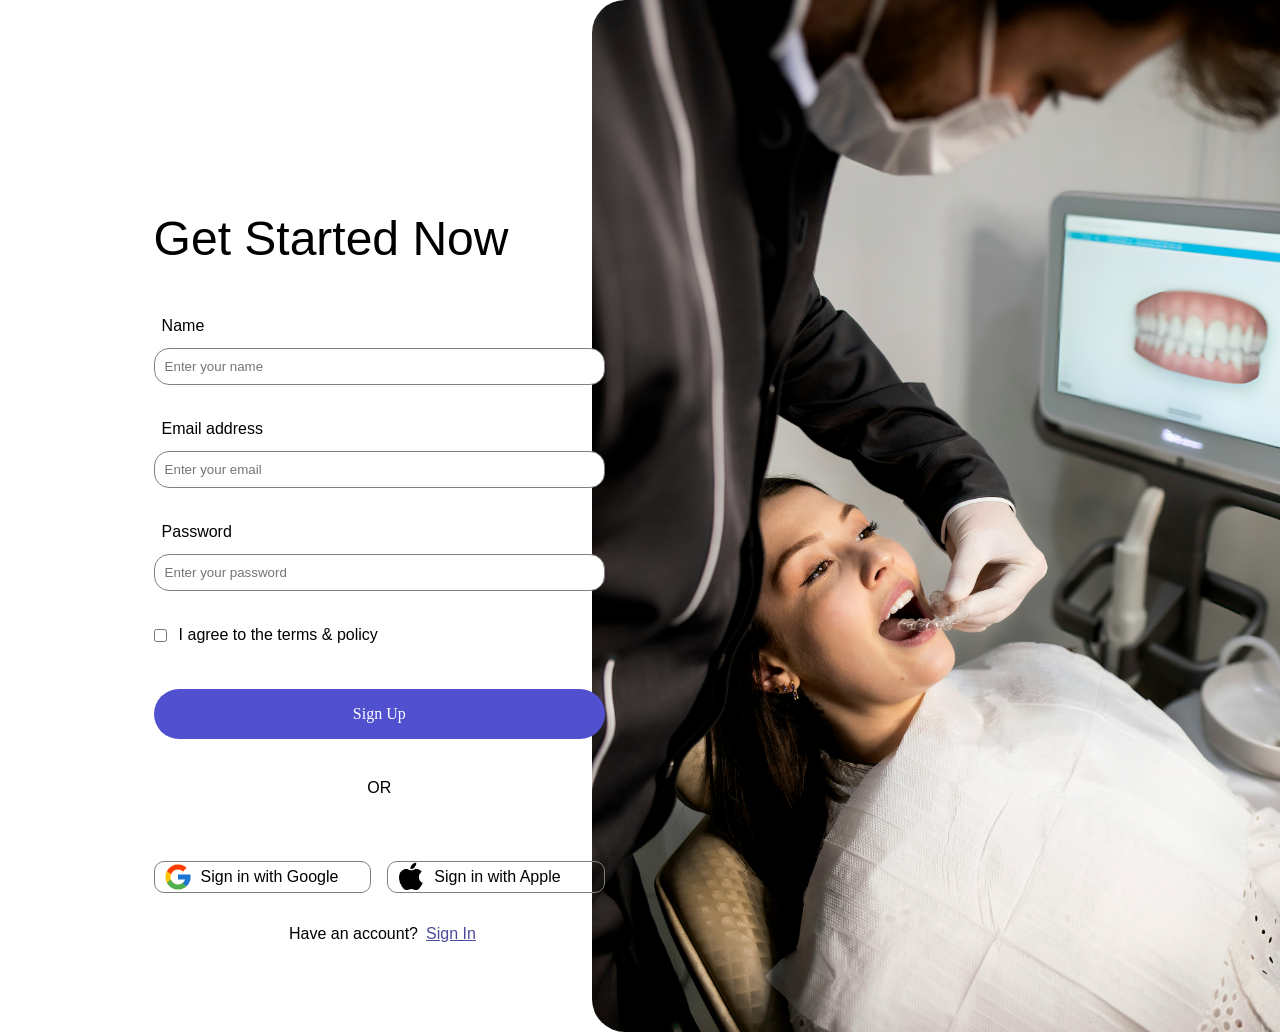
<file: html/login.html>
<!DOCTYPE html>
<html lang="en">

<head>
    <meta charset="UTF-8">
    <meta name="viewport" content="width=device-width, initial-scale=1.0">
    <link rel="stylesheet" href="../css/login.css">
    <link rel="icon" href="../img/icons8-dental-care-100.png" type="image/x-icon">
    <title>Sign Up</title>
</head>

<body>
    <div class="parent-login">
        <form class="form">
            <h1>Get Started Now</h1>
            <div class="form-1">
                <label for="name">Name</label>
                <input type="text" placeholder="Enter your name" id="name" required>

                <label for="email">Email address</label>
                <input type="email" placeholder="Enter your email" id="email" required>

                <label for="password">Password</label>
                <input type="password" placeholder="Enter your password" id="password" required>

                <div class="terms">
                    <input type="checkbox" id="check" required>
                    <label for="check">I agree to the terms & policy</label>
                </div>

            </div>
            <button class="signup" type="submit">Sign Up</button>

            <div class="center">
                <div class="or">
                    <p>OR</p>
                </div>

                <div class="signin">
                    <div class="google">
                        <img src="../img/icons8-google-48.png">
                        <p>Sign in with Google</p>
                    </div>

                    <div class="apple">
                        <img src="../img/icons8-apple-50.png">
                        <p>Sign in with Apple</p>
                    </div>
                </div>

                <div class="ques">
                    <p>Have an account?</p>
                    <a href="signin.html">Sign In</a>
                </div>

            </div>
        </form>

        <div class="big-image">
            <img src="../img/filip-rankovic-grobgaard-joILn6p_oeM-unsplash.jpg">
        </div>
    </div>

  <script src="../js/signup.js"></script>
</body>

</html>
</file>
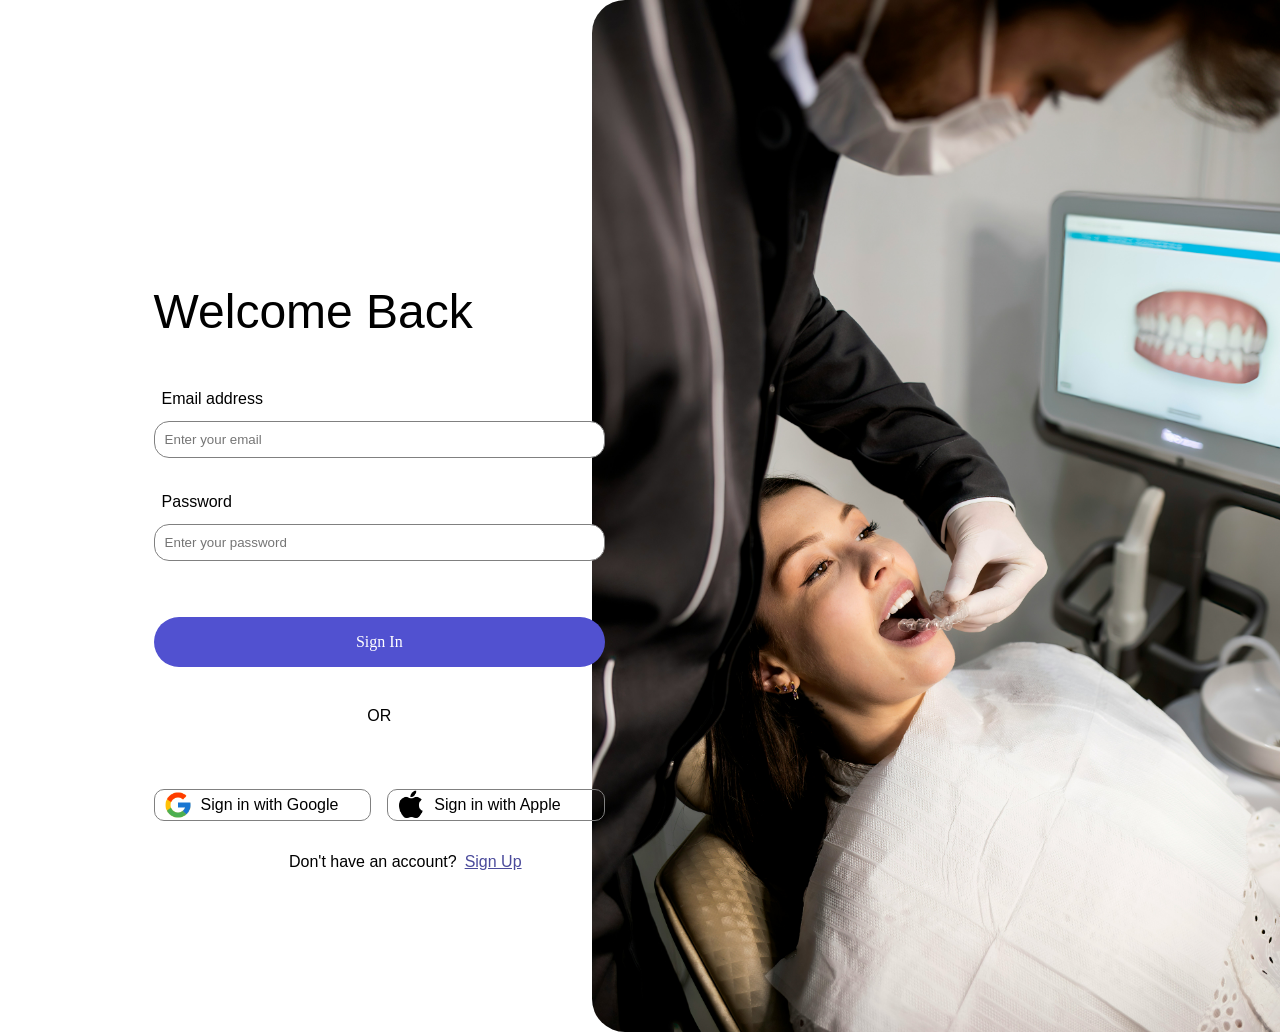
<file: html/signin.html>
<!DOCTYPE html>
<html lang="en">

<head>
    <meta charset="UTF-8">
    <meta name="viewport" content="width=device-width, initial-scale=1.0">

    <link rel="stylesheet" href="../css/login.css">
    <link rel="icon" href="../img/icons8-dental-care-100.png" type="image/x-icon">

    <title>Sign In</title>
</head>

<body>

    <div class="parent-login">

        <form class="form">

            <h1>Welcome Back</h1>

            <div class="form-1">

                <label for="email">Email address</label>
                <input type="email" placeholder="Enter your email" id="email" required>

                <label for="password">Password</label>
                <input type="password" placeholder="Enter your password" id="password" required>

            </div>

            <button class="signup" type="submit">Sign In</button>

            <div class="center">

                <div class="or">
                    <p>OR</p>
                </div>

                <div class="signin">

                    <div class="google">
                        <img src="../img/icons8-google-48.png" alt="Google">
                        <p>Sign in with Google</p>
                    </div>

                    <div class="apple">
                        <img src="../img/icons8-apple-50.png" alt="Apple">
                        <p>Sign in with Apple</p>
                    </div>

                </div>

                <div class="ques">
                    <p>Don't have an account?</p>
                    <a href="login.html">Sign Up</a>
                </div>

            </div>

        </form>

        <div class="big-image">
            <img src="../img/filip-rankovic-grobgaard-joILn6p_oeM-unsplash.jpg" alt="Dental Care">
        </div>

    </div>

    <script src="../js/signin.js"></script>

</body>

</html>
</file>
<file: css/style.css>
@import url('https://fonts.googleapis.com/css2?family=Poppins:ital,wght@0,100;0,200;0,300;0,400;0,500;0,600;0,700;0,800;0,900;1,100;1,200;1,300;1,400;1,500;1,600;1,700;1,800;1,900&family=Roboto+Flex:opsz,wght,XOPQ,XTRA,YOPQ,YTDE,YTFI,YTLC,YTUC@8..144,100..1000,96,468,79,-203,738,514,712&family=Work+Sans:ital,wght@0,100..900;1,100..900&display=swap');

:root {
    --bg-color: #F0F1F2;
    --primary-color: rgb(102, 102, 239);
    --text-color: rgb(75, 75, 75);
    --border-color: rgb(194, 188, 188);
    --white-color: white;
    --black-color: black;
    --dark-text-color: #12161B;
    --yellow-color: #FDBC14;
    --blue-color: #005DE0;
    --green-color: #008000;
    --red-color: #8a0a0a;
    --muted-color: #7c7f83;
    --dark-card-color: #1a1a1a;
    --light-yellow-color: #F5C000;
    --light-blue-color: #3B7EF5;
    --light-green-color: #2DB87A;
    --faq-blue-color: #184b93;
    --faq-blue-hover-color: #29599b;
    --faq-text-color: #333;
    --black-text-color: #020202;
    --dark-blue-text-color: rgb(4, 14, 39);
    --light-gray-text-color: rgb(171, 177, 190);
}

* {
    margin: 0;
    padding: 0;
    box-sizing: border-box;
}

html {
    scroll-behavior: smooth;
}

body {
    background-color: var(--bg-color);
    overflow-x: hidden;
}

/* Header */

.header {
    display: flex;
    justify-content: space-between;
    align-items: center;
    margin-inline: 22px;
    border-bottom: 1px solid var(--border-color);
    padding: 20px;
}

.nav nav {
    display: flex;
    justify-content: space-between;
    gap: 42px;
    list-style-type: none;
}

.nav li a {
    color: var(--text-color);
    text-align: center;
    text-decoration: none;
    font-size: 20px;
    font-family: 'Gill Sans', 'Gill Sans MT', Calibri, 'Trebuchet MS', sans-serif;
    transition: 0.2s;
    display: inline-block;
}

nav a:hover,
a:focus {
    color: var(--primary-color);
    transform: translateY(-2px);
}

.logo {
    display: flex;
    align-items: center;
}

.logo img {
    width: 50px;
}

.logo h4 {
    position: relative;
    left: 30px;
    top: 3px;
    font-family: "Asap Sharp", sans-serif;
    font-weight: 300;
    font-style: normal;
    font-size: 30px;
}

/* Hero Sec */

.hero_parent {
    display: flex;
    justify-content: space-between;
    align-items: center;
    margin-inline: 3rem;
    gap: 12rem;
    position: relative;
    top: 4rem;
    margin-bottom: 18rem;
}

.herochild p {
    font-family: "Poppins", sans-serif;
    font-weight: 600;
    font-style: normal;
    width: 18%;
    position: relative;
    left: 22px;
    top: 22px;
}

.herochild h1 {
    font-family: "Poppins", sans-serif;
    font-weight: 800;
    font-style: normal;
    font-size: 12rem;
    letter-spacing: 16px;
}

.hero__texts__hero-title .word {
    display: block;
    white-space: nowrap;
}

.hero__texts__hero-title span span {
    display: inline-block;
}

.hero__texts__hero-title span span:hover {
    transition: 0.4s;
    animation: letterMove 0.45s ease-in-out;
    color: var(--primary-color);
}

@keyframes letterMove {
    0% {
        transform: translateX(0);
    }

    25% {
        transform: translateX(-19px);
    }

    45% {
        transform: translateX(12px);
    }

    65% {
        transform: translateX(-4px);
    }

    82% {
        transform: translateX(2px);
    }

    100% {
        transform: translateX(0);
    }
}

.herochild2 img {
    position: relative;
    right: 12rem;
    top: 8rem;
}

.herochild2 p {
    position: relative;
    right: 25rem;
    top: 6rem;
    font-family: "Poppins", sans-serif;
    font-weight: 600;
    font-style: normal;
    width: 90%;
}

.herochild2 h1 {
    font-family: "Poppins", sans-serif;
    font-weight: 800;
    font-style: normal;
    font-size: 12rem;
    letter-spacing: 10px;
    position: relative;
    right: 27rem;
    top: 6rem;
}

/* about us */

.about {
    position: relative;
}

.about img {
    margin-left: 3.9rem;
    border-radius: 12px;
}

.yellow-box p {
    position: absolute;
    top: 150px;
    right: 80px;
    width: 20%;
    font-family: "Poppins", sans-serif;
    font-weight: 400;
    font-style: normal;
    background-color: var(--yellow-color);
    border-radius: 15px;
    padding: 2rem;
}

.blue-box {
    background-color: var(--blue-color);
    position: absolute;
    bottom: 150px;
    top: 20rem;
    padding-bottom: 22rem;
    left: 45rem;
    width: 45rem;
    border-radius: 15px;
}

.blue-box h2 {
    position: relative;
    top: 6rem;
    left: 22px;
    width: 90%;
    font-family: "Poppins", sans-serif;
    font-weight: 600;
    font-style: normal;
    color: var(--bg-color);
    font-size: 2.5rem;
}

.blue-box h4 {
    font-family: "Poppins", sans-serif;
    font-weight: 500;
    font-style: normal;
    color: var(--bg-color);
    border: 1px solid var(--white-color);
    position: relative;
    top: 2rem;
    left: 2rem;
    border-radius: 30px;
    padding: 1rem;
    width: 15%;
}

.OurClinics {
    margin-top: 7rem;
    margin-inline: 4rem;
}

.clinics {
    display: flex;
    justify-content: space-evenly;
}

.clinic1-2,
.clinic3-4 {
    position: relative;
    top: 3rem;
}

.clinic3-4 {
    margin-right: 3rem;
}

.OurClinics h1 {
    color: var(--dark-text-color);
    font-family: "Poppins", sans-serif;
    font-weight: 600;
    font-style: normal;
    font-size: 6rem;
}

.clinic-1 {
    margin-bottom: 5rem;
    background-color: var(--blue-color);
    border-radius: 30px;
    padding: 4rem;
    width: 110%;
}

.clinic-1 h2,
a {
    font-family: "Poppins", sans-serif;
    font-weight: 600;
    font-style: normal;
    color: var(--bg-color);
    font-size: 2.5rem;
    position: relative;
    right: 3rem;
}

.clinic-1 h2 {
    position: relative;
    top: -3rem;
}

.clinic-1 a {
    position: relative;
    text-decoration: none;
    bottom: -3rem;
    display: inline-block;
    transition: 0.2s;
}

.clinic-1 a:hover,
a:focus {
    color: var(--dark-blue-text-color);
    transform: translateY(-4px);
}

.clinic-2 {
    margin-bottom: 12rem;
    background-color: var(--green-color);
    border-radius: 30px;
    padding: 4rem;
    width: 110%;
}

.clinic-2 h2,
a {
    font-family: "Poppins", sans-serif;
    font-weight: 600;
    font-style: normal;
    color: var(--bg-color);
    font-size: 2.5rem;
    position: relative;
    right: 3rem;
}

.clinic-2 h2 {
    position: relative;
    top: -3rem;
}

.clinic-2 a {
    position: relative;
    text-decoration: none;
    bottom: -3rem;
    display: inline-block;
    transition: 0.2s;
}

.clinic-2 a:hover,
a:focus {
    color: var(--dark-blue-text-color);
    transform: translateY(-4px);
}

.clinic-3 {
    margin-bottom: 5rem;
    background-color: var(--dark-text-color);
    border-radius: 30px;
    padding: 4rem;
    width: 110%;
}

.clinic-3 h2,
a {
    font-family: "Poppins", sans-serif;
    font-weight: 600;
    font-style: normal;
    color: var(--bg-color);
    font-size: 2.5rem;
    position: relative;
    right: 3rem;
}

.clinic-3 h2 {
    position: relative;
    top: -3rem;
}

.clinic-3 a {
    position: relative;
    text-decoration: none;
    bottom: -3rem;
    display: inline-block;
    transition: 0.2s;
}

.clinic-3 a:hover,
a:focus {
    color: var(--light-gray-text-color);
    transform: translateY(-4px);
}

.clinic-4 {
    margin-bottom: 5rem;
    background-color: var(--red-color);
    border-radius: 30px;
    padding: 4rem;
    width: 110%;
}

.clinic-4 h2,
a {
    font-family: "Poppins", sans-serif;
    font-weight: 600;
    font-style: normal;
    color: var(--bg-color);
    font-size: 2.5rem;
    position: relative;
    right: 3rem;
}

.clinic-4 h2 {
    position: relative;
    top: -3rem;
}

.clinic-4 a {
    position: relative;
    text-decoration: none;
    bottom: -3rem;
    display: inline-block;
    transition: 0.2s;
}

.clinic-4 a:hover,
a:focus {
    color: var(--dark-blue-text-color);
    transform: translateY(-4px);
}

.stories {
    margin-inline: 3rem;
    margin-bottom: 7rem;
}

.stories h1 {
    text-align: center;
    margin-bottom: 5rem;
    color: var(--dark-text-color);
    font-family: "Poppins", sans-serif;
    font-weight: 600;
    font-style: normal;
    font-size: 6rem;
}

.cards {
    display: flex;
    justify-content: space-between;
    gap: 1rem;
}

.stories-images {
    display: flex;
    flex-direction: column;
    gap: 0.5rem;
    width: 14%;
    margin: auto;
}

.stories-images img:last-child {
    position: relative;
    bottom: -2rem;
}

.stories-images img:first-child {
    position: relative;
    bottom: 0.5rem;
    width: 5rem;
    left: -1rem;
}

.card {
    background-color: var(--blue-color);
    text-align: center;
    border-radius: 20px;
    padding: 4rem 0;
}

.card p:first-child {
    color: var(--bg-color);
    font-family: "Poppins", sans-serif;
    font-weight: 500;
    font-style: normal;
    position: relative;
    top: -2rem;
    width: 80%;
    margin: auto;
}

.card p:last-child {
    color: var(--bg-color);
    font-family: "Poppins", sans-serif;
    font-weight: 500;
    font-style: normal;
    position: relative;
    bottom: -3rem;
    margin: auto;
}

.progress {
    background-color: var(--black-color);
    margin-inline: 4rem;
    border-radius: 20px;
    padding: 10rem 0;
    margin-bottom: 5rem;
    color: var(--white-color);
}

.texts {
    display: flex;
    justify-content: space-between;
    flex-wrap: wrap;
    margin-inline: 3rem;
}

.texts h2 {
    font-family: "Poppins", sans-serif;
    font-weight: 800;
    font-style: normal;
    position: relative;
    top: -4rem;
    font-size: 5rem;
    width: 444px;
}

.texts p {
    color: var(--muted-color);
    font-family: "Poppins", sans-serif;
    font-weight: 500;
    font-style: normal;
    position: relative;
    bottom: -6rem;
    width: 40%;
}

.progress_cards {
    display: flex;
    justify-content: space-between;
    flex-wrap: wrap;
    margin-inline: 3rem;
    bottom: -8rem;
    position: relative;
}

.progress-card {
    background-color: var(--dark-card-color);
    border-radius: 20px;
    padding: 3rem 5.5rem;
}

.progress-card:first-child h2 {
    color: var(--light-yellow-color);
    font-size: 4rem;
    font-family: "Poppins", sans-serif;
    font-weight: 800;
    font-style: normal;
    position: relative;
    left: -40%;
    top: -2rem;
}

.progress-card:first-child p {
    color: var(--muted-color);
    font-family: "Poppins", sans-serif;
    font-weight: 500;
    font-style: normal;
    position: relative;
    bottom: 1rem;
    left: -3rem;
}

.progress-card:nth-child(2) h2 {
    color: var(--light-blue-color);
    font-size: 4rem;
    font-family: "Poppins", sans-serif;
    font-weight: 800;
    font-style: normal;
    position: relative;
    left: -40%;
    top: -2rem;
}

.progress-card:nth-child(2) p {
    color: var(--muted-color);
    font-family: "Poppins", sans-serif;
    font-weight: 500;
    font-style: normal;
    position: relative;
    bottom: 1rem;
    left: -3rem;
}

.progress-card:nth-child(3) h2 {
    color: var(--light-green-color);
    font-size: 4rem;
    font-family: "Poppins", sans-serif;
    font-weight: 800;
    font-style: normal;
    position: relative;
    left: -40%;
    top: -2rem;
}

.progress-card:nth-child(3) p {
    color: var(--muted-color);
    font-family: "Poppins", sans-serif;
    font-weight: 500;
    font-style: normal;
    position: relative;
    bottom: 1rem;
    left: -3rem;
}

.progress-card:nth-child(4) h2 {
    color: var(--bg-color);
    font-size: 4rem;
    font-family: "Poppins", sans-serif;
    font-weight: 800;
    font-style: normal;
    position: relative;
    left: -40%;
    top: -2rem;
}

.progress-card:nth-child(4) p {
    color: var(--muted-color);
    font-family: "Poppins", sans-serif;
    font-weight: 500;
    font-style: normal;
    position: relative;
    bottom: 1rem;
    left: -3rem;
}

.faq-section {
    background-color: var(--bg-color);
    padding: 80px 20px;
    min-height: 100vh;
}

.faq-container {
    max-width: 900px;
    margin: 0 auto;
}

.faq-title {
    text-align: center;
    margin-bottom: 40px;
}

.faq-title h2 {
    font-family: "Poppins", sans-serif;
    font-weight: 800;
    font-style: normal;
    font-size: 56px;
    font-weight: 700;
    color: var(--black-text-color);
    margin-bottom: 10px;
}

.faq-title p {
    font-family: "Poppins", sans-serif;
    font-weight: 500;
    font-style: normal;
    font-size: 16px;
    color: gray;
}

/* Accordion */

.accordion-item {
    margin-bottom: 15px;
    border: none;
    border-radius: 10px;
    overflow: hidden;
    background-color: var(--white-color);
}

/* Question */

.accordion-button {
    width: 100%;
    border: none;
    padding: 20px 25px;
    display: flex;
    justify-content: space-between;
    align-items: center;
    background-color: var(--faq-blue-color);
    color: var(--white-color);
    font-size: 17px;
    font-weight: 600;
    cursor: pointer;
}

.accordion-button:hover {
    background-color: var(--faq-blue-hover-color);
}

.accordion-button:focus {
    outline: none;
}

.faq-icon {
    font-size: 25px;
    font-weight: 400;
}

/* Answer */

.faq-answer {
    display: none;
}

.faq-answer.show {
    display: block;
}

.accordion-body {
    padding: 20px 25px;
    background-color: var(--white-color);
    font-family: "Poppins", sans-serif;
    font-weight: 500;
    font-style: normal;
    color: var(--faq-text-color);
    font-size: 16px;
    line-height: 1.6;
}

.footer-parent {
    background-color: var(--black-color);
    border-radius: 20px;
    margin-inline: 20px;
    height: 68vh;
    color: var(--white-color);
    display: flex;
    justify-content: space-between;
    padding: 5rem 0 1rem 2rem;
    margin-bottom: 1.5rem;
}

.footer-child h3 {
    font-family: "Poppins", sans-serif;
    font-weight: 800;
    font-style: normal;
    font-size: 2rem;
}

.footer-child:first-child p {
    font-family: "Poppins", sans-serif;
    font-weight: 400;
    font-style: normal;
    position: relative;
    bottom: -80%;
}

.footer-child h2 {
    font-family: "Poppins", sans-serif;
    font-weight: 600;
    font-style: normal;
    margin-bottom: 1rem;
}

.footer-child:nth-child(2) {
    position: relative;
    left: 5rem;
}

.footer-child:nth-child(2) p {
    line-height: 2rem;
    font-family: "Poppins", sans-serif;
    font-weight: 400;
    font-style: normal;
}

.footer-child:nth-child(3) {
    position: relative;
    right: -12rem;
}

.footer-child:nth-child(3) p {
    line-height: 2rem;
    font-family: "Poppins", sans-serif;
    font-weight: 400;
    font-style: normal;
    width: 40%;
}

.footer-child:nth-child(4) {
    position: relative;
    left: -3rem;
}

.footer-child ul {
    list-style-type: none;
}

.footer-child a {
    font-size: 1rem;
    text-decoration: none;
    font-family: "Poppins", sans-serif;
    font-weight: 400;
    font-style: normal;
    position: relative;
    left: 1px;
    line-height: 2rem;
}

.footer-child a:hover,
a:focus {
    color: var(--muted-color);
}

/* Tablet Responsiveness: 769px to 972px */

@media (min-width: 769px) and (max-width: 972px) {

    body {
        overflow-x: hidden;
    }

    .header {
        width: 100%;
        margin-inline: 0;
        padding: 12px 10px;
        flex-direction: column;
        align-items: center;
        gap: 10px;
    }

    .logo {
        width: 100%;
        justify-content: center;
    }

    .logo img {
        width: 40px;
    }

    .logo h4 {
        left: 10px;
        top: 0;
        font-size: 22px;
    }

    .nav {
        width: 100%;
    }

    .nav nav {
        display: flex;
        flex-wrap: wrap;
        justify-content: center;
        align-items: center;
        gap: 10px 14px;
        position: static !important;
        left: 0 !important;
        top: 0 !important;
    }

    .nav li a {
        font-size: 12px;
        left: 0 !important;
        white-space: nowrap;
    }

    .hero_parent {
        flex-direction: row;
        gap: 30px;
        margin-inline: 30px;
        margin-bottom: 170px;
        align-items: center;
        justify-content: center;
    }

    .herochild {
        width: 45%;
        flex: 0 1 45%;
        display: flex;
        flex-direction: column;
        align-items: center;
        text-align: center;
    }

    .herochild p {
        width: 100%;
        position: static !important;
        left: 0 !important;
        top: 0 !important;
        font-size: 13px;
        margin-bottom: 15px;
    }

    .herochild h1 {
        font-size: 2rem;
        letter-spacing: 2px;
    }

    .herochild img {
        width: 100%;
        max-width: 900px;
        height: auto;
        margin-top: 15px;
    }

    .herochild2 {
        width: 45%;
        flex: 0 1 45%;
        display: flex;
        flex-direction: column;
        align-items: center;
        text-align: center;
    }

    .herochild2 img {
        position: static !important;
        right: 0 !important;
        top: 0 !important;
        width: 100%;
        max-width: 800px;
        height: auto;
        margin-bottom: 15px;
    }

    .herochild2 p {
        position: static !important;
        right: 0 !important;
        top: 0 !important;
        width: 100%;
        font-size: 13px;
        margin-bottom: 15px;
    }

    .herochild2 h1 {
        position: static !important;
        right: 0 !important;
        top: 0 !important;
        font-size: 2rem;
        letter-spacing: 2px;
    }

    .about {
        position: relative;
        padding: 40px 20px;
        display: flex;
        flex-direction: column;
        align-items: center;
    }

    .about img {
        margin-left: 0;
        width: 100%;
        max-width: 820px;
        height: auto;
        margin-bottom: 20px;
    }

    .yellow-box p {
        position: static !important;
        width: 90% !important;
        max-width: 350px;
        margin: 15px auto;
        padding: 1.2rem;
        font-size: 14px;
    }

    .blue-box {
        position: static !important;
        width: 90% !important;
        max-width: 800px;
        margin: 25px auto 0;
        padding: 2rem;
        display: flex;
        flex-direction: column;
        align-items: flex-start;
    }

    .blue-box h2 {
        position: static !important;
        left: 0 !important;
        top: 0 !important;
        font-size: 1.6rem;
        margin-bottom: 10px;
        width: 100%;
    }

    .blue-box h4 {
        position: static !important;
        left: 0 !important;
        top: 0 !important;
        width: auto;
    }

    .OurClinics {
        margin-inline: 15px;
    }

    .OurClinics h1 {
        font-size: 2rem;
    }

    .clinics {
        flex-direction: column;
        gap: 15px;
    }

    .clinic1-2,
    .clinic3-4 {
        display: flex;
        flex-direction: column;
        gap: 15px;
    }

    .clinic-1,
    .clinic-2,
    .clinic-3,
    .clinic-4 {
        width: 100% !important;
        padding: 1.5rem;
    }

    .clinic-1 h2,
    .clinic-2 h2,
    .clinic-3 h2,
    .clinic-4 h2,
    .clinic-1 a,
    .clinic-2 a,
    .clinic-3 a,
    .clinic-4 a {
        position: static !important;
        right: 0 !important;
        left: 0 !important;
        top: 0 !important;
    }

    .stories {
        margin-inline: 15px;
        display: flex;
        flex-direction: column;
        align-items: center;
    }

    .stories h1 {
        font-size: 1.6rem;
        width: 100%;
    }

    .cards {
        flex-wrap: wrap;
        gap: 1rem;
        max-width: 100%;
        justify-content: center;
    }

    .card {
        flex: 0 1 calc(50% - 0.5rem);
        max-width: 450px;
        padding: 2rem 1rem;
    }

    .card p:first-child {
        font-size: 11px;
        top: -1rem;
    }

    .card p:last-child {
        font-size: 11px;
        bottom: -1rem;
    }

    .stories-images {
        width: 100%;
        max-width: 100px;
        margin: 0 auto 10px;
        gap: 0.3rem;
    }

    .stories-images img:first-child {
        width: 30px;
        height: auto;
        left: 0;
        bottom: 0;
    }

    .stories-images img:last-child {
        width: 50px;
        height: auto;
        bottom: 0;
    }

    .progress {
        margin-inline: 15px;
        padding: 2rem 1rem;
        border-radius: 15px;
    }

    .texts {
        margin-inline: 0;
        flex-direction: column;
        align-items: center;
        text-align: center;
    }

    .texts h2 {
        width: 100%;
        font-size: 1.5rem;
        top: 0 !important;
        margin-bottom: 10px;
    }

    .texts p {
        width: 90%;
        bottom: 0 !important;
        position: static !important;
        font-size: 12px;
    }

    .progress_cards {
        flex-direction: row;
        flex-wrap: wrap;
        margin-inline: 0;
        position: static !important;
        gap: 10px;
        justify-content: center;
        padding: 12px 10px;
    }

    .progress-card {
        padding: 1.2rem 1.5rem;
        flex: 1 1 calc(50% - 5px);
        min-width: 120px;
    }

    .progress-card h2 {
        left: 0 !important;
        font-size: 1.5rem;
        top: 0 !important;
    }

    .progress-card p {
        left: 0 !important;
        position: static !important;
        font-size: 11px;
    }

    .footer-parent {
        height: auto;
        flex-direction: column;
        gap: 1rem;
        margin-inline: 10px;
        padding: 1.5rem 1rem;
    }

    .footer-child:nth-child(2),
    .footer-child:nth-child(3),
    .footer-child:nth-child(4) {
        position: static !important;
        left: 0 !important;
        right: 0 !important;
    }

    .footer-child:nth-child(3) p {
        width: 100%;
    }

    .footer-child a {
        left: 0 !important;
    }
}

@media (max-width: 768px) {

    html {
        width: 100%;
        overflow-x: hidden;
    }

    body {
        width: 100%;
        overflow-x: hidden;
        margin: 0;
    }

    .header {
        flex-direction: column;
        align-items: center;
        gap: 18px;
        margin-inline: 10px;
        padding: 15px 10px;
    }

    .logo {
        width: 100%;
        justify-content: center;
    }

    .logo img {
        width: 40px;
    }

    .logo h4 {
        left: 10px;
        top: 0;
        font-size: 22px;
    }

    .nav {
        width: 100%;
    }

    .nav nav {
        display: flex;
        flex-wrap: wrap;
        justify-content: center;
        align-items: center;
        gap: 10px 16px;
        position: static;
        left: 0;
        right: 0;
    }

    .nav li a {
        font-size: 13px;
        left: 0;
    }

    .hero_parent {
        flex-direction: column;
        gap: 30px;
        margin-inline: 20px;
        margin-bottom: 100px;
    }

    .herochild {
        width: 100%;
    }

    .herochild p {
        width: 50%;
        left: 0;
        top: 20px;
        font-size: 14px;
    }

    .herochild h1 {
        font-size: 4.5rem;
        letter-spacing: 5px;
        margin-top: 30px;
        position: relative;
        right: 0.5rem;
    }

    .herochild img {
        width: 100%;
        height: auto;
    }

    .herochild2 {
        width: 100%;
        display: flex;
        flex-direction: column;
        align-items: center;
    }

    .herochild2 img {
        width: 100%;
        height: auto;
        position: relative;
        right: 0;
        top: 0;
    }

    .herochild2 h1 {
        font-size: 4.5rem;
        letter-spacing: 5px;
        right: 0;
        top: 0;
        margin-top: 20px;
        align-self: flex-start;
    }

    .herochild2 p {
        position: relative;
        right: 0;
        top: 0;
        width: 90%;
        font-size: 14px;
        margin-top: 20px;
    }

    .about {
        display: flex;
        flex-direction: column;
        margin-inline: 14px;
    }

    .about img {
        width: 100%;
        height: auto;
        margin-left: 0;
    }

    .yellow-box p {
        position: static;
        width: 100%;
        margin-top: 20px;
        padding: 1.5rem;
    }

    .blue-box {
        position: static;
        width: 100%;
        padding: 2rem;
        margin-top: 20px;
    }

    .blue-box h4 {
        position: static;
        width: fit-content;
        padding: 10px 20px;
    }

    .blue-box h2 {
        position: static;
        width: 100%;
        font-size: 1.5rem;
        margin-top: 40px;
    }

    .OurClinics {
        margin-top: 80px;
        margin-inline: 20px;
    }

    .OurClinics h1 {
        font-size: 3rem;
        position: relative;
        left: 10px;
    }

    .clinics {
        flex-direction: column;
        gap: 30px;
    }

    .clinic1-2,
    .clinic3-4 {
        width: 100%;
    }

    .clinic-1,
    .clinic-2,
    .clinic-3,
    .clinic-4 {
        width: 100%;
        padding: 2rem;
    }

    .clinic-1 {
        margin-bottom: 30px;
    }

    .clinic-2 {
        margin-bottom: 7px;
    }

    .clinic-3 {
        margin-bottom: 30px;
    }

    .clinic-4 {
        margin-bottom: 30px;
    }

    .clinic-1 h2,
    .clinic-2 h2,
    .clinic-3 h2,
    .clinic-4 h2 {
        position: static;
        font-size: 1.5rem;
    }

    .clinic-1 a,
    .clinic-2 a,
    .clinic-3 a,
    .clinic-4 a {
        position: static;
        font-size: 1rem;
        margin-top: 30px;
    }

    .stories {
        display: flex;
        flex-direction: column;
        margin-inline: 20px;
    }

    .stories h1 {
        font-size: 3rem;
        bottom: -3rem;
        position: relative;
    }

    .cards {
        display: flex;
        flex-direction: column;
    }

    .progress {
        margin-inline: 15px;
        padding: 5rem 0;
        margin-bottom: 4rem;
    }

    .progress .texts {
        flex-direction: column;
        margin-inline: 20px;
    }

    .progress .texts h2 {
        position: static;
        width: 100%;
        font-size: 2.5rem;
    }

    .progress .texts p {
        position: static;
        width: 100%;
        font-size: 14px;
        margin-top: 20px;
    }

    .progress_cards {
        flex-direction: column;
        gap: 20px;
        margin-inline: 20px;
        bottom: 0;
        position: static;
        margin-top: 40px;
    }

    .progress-card {
        width: 100%;
        padding: 2rem;
    }

    .progress-card h2 {
        position: static;
        font-size: 3rem;
        left: 0 !important;
        top: 0 !important;
    }

    .progress-card p {
        position: static !important;
        font-size: 14px;
        margin-top: 10px;
    }

    .footer-parent {
        margin-inline: 15px;
        height: auto;
        min-height: 100vh;
        padding: 3rem 2rem;
        flex-direction: column;
        gap: 40px;
        margin-bottom: 10rem;
    }

    .footer-child:nth-child(2) {
        position: static;
    }

    .footer-child:nth-child(3) {
        position: static;
    }

    .footer-child:nth-child(3) p {
        width: 100%;
    }

    .footer-child:nth-child(4) {
        position: static;
    }
}

/* =========================================
   RESPONSIVE: 973px - 1241px
   ========================================= */

@media (min-width: 973px) and (max-width: 1241px) {

    body {
        overflow-x: hidden;
    }

    /* ================= HEADER ================= */

    .header {
        margin-inline: 15px;
        padding: 15px 10px;
    }

    .nav nav {
        gap: clamp(18px, 2.5vw, 32px);
    }

    .nav li a {
        font-size: clamp(15px, 1.4vw, 18px);
    }

    .logo img {
        width: 45px;
    }

    .logo h4 {
        left: 15px;
        font-size: clamp(23px, 2vw, 27px);
    }


    /* ================= HERO ================= */

    .hero_parent {
        margin-inline: 30px;
        gap: clamp(35px, 5vw, 70px);
        top: 2rem;
        margin-bottom: 12rem;
        align-items: center;
    }

    .herochild,
    .herochild2 {
        width: 50%;
        min-width: 0;
    }

    .herochild p {
        width: 80%;
        left: 0;
        top: 0;
        font-size: clamp(12px, 1.1vw, 15px);
    }

    .herochild h1 {
        font-size: clamp(6rem, 9vw, 9rem);
        letter-spacing: clamp(5px, 0.6vw, 9px);
    }

    .herochild img {
        width: 100%;
        max-width: 500px;
        height: auto;
    }

    .herochild2 {
        position: relative;
        top: 4rem;
        left: 0;
    }

    .herochild2 img {
        position: static;
        width: 100%;
        max-width: 450px;
        height: auto;
    }

    .herochild2 p {
        position: static;
        width: 90%;
        font-size: clamp(12px, 1.1vw, 15px);
        margin-top: 10px;
    }

    .herochild2 h1 {
        position: static;
        font-size: clamp(6rem, 9vw, 9rem);
        letter-spacing: clamp(5px, 0.6vw, 9px);
    }


    /* ================= ABOUT ================= */

    .about {
        padding: 0 30px;
    }

    .about img {
        margin-left: 0;
        width: 100%;
        height: auto;
    }

    .yellow-box p {
        top: clamp(100px, 10vw, 140px);
        right: clamp(50px, 7vw, 90px);
        width: clamp(250px, 27%, 330px);
        padding: 1.2rem;
        font-size: clamp(12px, 1.1vw, 14px);
    }

    .blue-box {
        left: 45%;
        top: clamp(14rem, 17vw, 18rem);
        width: 48%;
        padding-bottom: clamp(12rem, 15vw, 17rem);
    }

    .blue-box h2 {
        top: clamp(3rem, 5vw, 5rem);
        left: 15px;
        font-size: clamp(1.6rem, 2.3vw, 2.2rem);
    }

    .blue-box h4 {
        top: 1rem;
        left: 1.2rem;
        width: fit-content;
        padding: 0.8rem 1rem;
    }


    /* ================= OUR CLINICS ================= */

    .OurClinics {
        margin-top: 6rem;
        margin-inline: 30px;
    }

    .OurClinics h1 {
        font-size: clamp(3.5rem, 5vw, 5rem);
    }

    .clinics {
        gap: clamp(20px, 3vw, 40px);
        justify-content: center;
    }

    .clinic1-2,
    .clinic3-4 {
        width: 45%;
        top: 2rem;
    }

    .clinic3-4 {
        margin-right: 0;
    }

    .clinic-1,
    .clinic-2,
    .clinic-3,
    .clinic-4 {
        width: 100%;
        padding: clamp(2rem, 3vw, 3rem);
        border-radius: 25px;
    }

    .clinic-1 h2,
    .clinic-2 h2,
    .clinic-3 h2,
    .clinic-4 h2 {
        font-size: clamp(1.6rem, 2vw, 2rem);
        right: 0;
        top: -1.5rem;
    }

    .clinic-1 a,
    .clinic-2 a,
    .clinic-3 a,
    .clinic-4 a {
        font-size: clamp(1.3rem, 1.7vw, 1.6rem);
        right: 0;
        bottom: -1.5rem;
    }


    /* ================= STORIES ================= */

    .stories {
        margin-inline: 30px;
        margin-bottom: 6rem;
    }

    .stories h1 {
        font-size: clamp(3.5rem, 5vw, 5rem);
        margin-bottom: 4rem;
    }

    .cards {
        gap: clamp(12px, 1.5vw, 20px);
        align-items: stretch;
    }

    .stories-images {
        width: 15%;
    }

    .card {
        padding: clamp(2.5rem, 3vw, 3.5rem) 1rem;
        flex: 1;
        min-width: 0;
    }

    .card p:first-child {
        width: 90%;
        font-size: clamp(11px, 1vw, 13px);
    }

    .card p:last-child {
        font-size: clamp(11px, 1vw, 13px);
    }


    /* ================= PROGRESS ================= */

    .progress {
        margin-inline: 25px;
        padding: clamp(6rem, 8vw, 8rem) 0;
        border-radius: 20px;
    }

    .texts {
        margin-inline: 30px;
        gap: 30px;
        align-items: center;
    }

    .texts h2 {
        width: 45%;
        font-size: clamp(3rem, 4vw, 4rem);
        top: 0;
    }

    .texts p {
        width: 45%;
        bottom: 0;
        font-size: clamp(12px, 1.1vw, 14px);
    }

    .progress_cards {
        margin-inline: 25px;
        gap: clamp(12px, 1.5vw, 20px);
        bottom: -5rem;
    }

    .progress-card {
        padding: clamp(1.7rem, 2.5vw, 2.5rem);
        flex: 1;
        min-width: 0;
    }

    .progress-card h2 {
        font-size: clamp(2.2rem, 3vw, 3rem) !important;
        left: 0 !important;
        top: 0 !important;
    }

    .progress-card p {
        left: 0 !important;
        bottom: 0 !important;
        font-size: clamp(11px, 1vw, 13px);
    }


    /* ================= FAQ ================= */

    .faq-section {
        padding: 70px 30px;
    }

    .faq-container {
        max-width: 850px;
    }

    .faq-title h2 {
        font-size: clamp(3rem, 4.5vw, 4rem);
    }

    .accordion-button {
        padding: 18px 20px;
        font-size: clamp(15px, 1.3vw, 17px);
    }

    .accordion-body {
        padding: 18px 20px;
        font-size: clamp(13px, 1.1vw, 15px);
    }


    /* ================= FOOTER ================= */

    .footer-parent {
        margin-inline: 15px;
        height: auto;
        min-height: 500px;
        padding: 4rem 2rem 2rem;
        gap: clamp(20px, 3vw, 40px);
    }

    .footer-child:nth-child(2),
    .footer-child:nth-child(3),
    .footer-child:nth-child(4) {
        position: static;
    }

    .footer-child:nth-child(3) p {
        width: 100%;
    }

    .footer-child a {
        left: 0;
    }
}
</file>
<file: css/Dentalskuy.css>
@import url('https://fonts.googleapis.com/css2?family=Poppins:ital,wght@0,100;0,200;0,300;0,400;0,500;0,600;0,700;0,800;0,900;1,100;1,200;1,300;1,400;1,500;1,600;1,700;1,800;1,900&display=swap');

:root {
  --bg-color: #F0F1F2;
  --text-dark: #141727;
  --primary-purple: #5b72ee;
  --dark-blue: #1e2238;
  --white: #ffffff;
  --border-light: #e5e7eb;
  --text-muted: #6b7280;
  --card-bg: #eaf2ff;
  --border-white-transparent: rgba(255, 255, 255, 0.15);
  --green: #b1fd38;
  --shadow-light: rgba(0, 0, 0, 0.02);
}

* {
  margin: 0;
  padding: 0;
  box-sizing: border-box;
}

html {
  scroll-behavior: smooth;
  width: 100vw;
  overflow-x: hidden;
}

body {
  background-color: var(--bg-color);
  display: flex;
  flex-direction: column;
  min-height: 100vh;
  width: 100vw;
  margin: 0;
  padding: 0;
  overflow-x: hidden;
  color: var(--text-dark);
  font-family: "Poppins", sans-serif;
}

body,
h1,
h2,
h3,
h4,
p,
span,
a,
button {
  font-family: "Poppins", sans-serif;
}

main,
.main-con,
.hero,
.services-section,
.about-section,
.review-section {
  background-color: var(--bg-color);
}

/* Header */

.header {
  display: flex;
  justify-content: space-between;
  align-items: center;
  margin-inline: 22px;
  border-bottom: 1px solid rgb(194, 188, 188);
  padding: 20px;
}

.nav nav {
  display: flex;
  justify-content: space-between;
  gap: 42px;
  list-style-type: none;
  position: relative;
  right: 3rem;
}

.nav li a {
  color: rgb(75, 75, 75);
  text-align: center;
  text-decoration: none;
  font-size: 20px;
  font-weight: 600;
  font-family: 'Gill Sans', 'Gill Sans MT', Calibri, 'Trebuchet MS', sans-serif;
  transition: 0.2s;
  display: inline-block;
}

nav a:hover,
a:focus {
  color: rgb(102, 102, 239);
  transform: translateY(-2px);
}

.logo {
  display: flex;
  align-items: center;
}

.logo img {
  width: 50px;
}

.logo h4 {
  position: relative;
  left: 30px;
  top: 3px;
  font-family: "Asap Sharp", sans-serif;
  font-weight: 300;
  font-style: normal;
  font-size: 30px;
}

/* hero-section */

.main-con {
  width: 100%;
  background-color: var(--bg-color);
  padding: 30px 50px 0 50px;
  flex: 1;
}

.services-section,
.about-section,
.review-section {
  background-color: var(--bg-color);
}

.navbar {
  display: flex;
  justify-content: space-between;
  align-items: center;
  padding-bottom: 20px;
  border-bottom: 1px solid #f0f0f0;
}

.logo {
  display: flex;
  align-items: center;
}

.logo-icon {
  color: var(--primary-purple);
  font-size: 20px;
}

.btn-login {
  background-color: var(--dark-blue);
  color: var(--white);
  border: none;
  padding: 10px 24px;
  border-radius: 20px;
  font-size: 13px;
  font-weight: 600;
  cursor: pointer;
}

.hero {
  display: flex;
  justify-content: space-between;
  align-items: flex-end;
  margin-top: 40px;
  gap: 30px;
}

.hero-text {
  padding-bottom: 40px;
  flex: 1;
}

.hero-text h1 {
  font-size: 60px;
  line-height: 1;
  font-weight: 500;
  color: var(--text-dark);
  margin-bottom: 28px;
}

h1,
h2,
h3,
h4 {
  font-weight: 500;
}

.btn-book {
  background-color: var(--dark-blue);
  color: var(--white);
  border: none;
  padding: 14px 30px;
  border-radius: 24px;
  font-size: 14px;
  font-weight: 600;
  cursor: pointer;
  margin-bottom: 35px;
}

.subtext-con {
  border-top: 1px solid var(--border-light);
  padding-top: 16px;
  max-width: 240px;
}

.subtext-con p {
  font-size: 12px;
  color: var(--text-muted);
  font-weight: 500;
}

.img-con {
  flex: 1.1;
  display: flex;
  justify-content: center;
  align-items: flex-end;
}

.dr {
  position: relative;
  width: 100%;
  max-width: 330px;
  border-radius: 28px 28px 0 0;
  overflow: hidden;
  background-color: var(--card-bg);
}

.dr img {
  width: 100%;
  height: auto;
  display: block;
  object-fit: cover;
  margin-bottom: -15px;
}

.card {
  position: absolute;
  bottom: 25px;
  left: 50%;
  transform: translateX(-50%);
  width: 82%;
  background: rgba(30, 34, 56, .65);
  border: 1px solid var(--border-white-transparent);
  padding: 14px 20px;
  border-radius: 16px;
  color: var(--white);
  display: flex;
  flex-direction: column;
  gap: 4px;
}

.doc-name {
  font-size: 14px;
  font-weight: 700;
}

.doc-role {
  font-size: 12px;
  color: rgba(255, 255, 255, 0.7);
  font-weight: 500;
}

.hero-services {
  flex: 1;
  display: flex;
  flex-direction: column;
  gap: 16px;
  padding-bottom: 30px;
}

.text-card {
  height: 180px;
  border-radius: 24px;
  padding: 24px;
  display: flex;
  flex-direction: column;
  justify-content: space-between;
}

.green {
  height: 220px;
  background-color: var(--green);
  color: var(--text-dark);
}

.blue {
  height: 175px;
  background-color: var(--primary-purple);
  color: var(--white);
}

.contain {
  display: flex;
  flex-direction: column;
  font-size: 21px;
  font-weight: 800;
}

.arrow-icon {
  width: 36px;
  height: 36px;
  background-color: var(--white);
  border-radius: 50%;
  display: flex;
  align-items: center;
  justify-content: center;
  align-self: flex-end;
  cursor: pointer;
}

.arrow-icon img {
  width: 14px;
  height: 14px;
  object-fit: contain;
  display: block;
}

/* our-service section */

.services-section {
  padding: 80px 5%;
  background-color: var(--bg-color);
}

.service-title h2 {
  font-size: 38px;
  font-weight: 500;
  color: var(--text-dark);
  margin-bottom: 40px;
  text-align: center;
}

.service-con {
  max-width: 1200px;
  margin: 0 auto;
  display: flex;
  flex-direction: column;
  gap: 24px;
}

.service-group-one {
  display: flex;
  justify-content: space-between;
  gap: 24px;
}

.service-group-one .service-main {
  width: 63%;
  display: flex;
  flex-direction: row !important;
  justify-content: space-between;
  align-items: center;
}

.service-group-one .service-side {
  width: 35%;
  display: flex;
  flex-direction: column;
  justify-content: space-between;
  align-items: center;
  text-align: center;
}

.service-group-two {
  display: flex;
  justify-content: space-between;
  gap: 24px;
}

.service-group-two .service-item {
  width: 32%;
  display: flex;
  flex-direction: column;
  justify-content: space-between;
  align-items: center;
  text-align: center;
}

.service-card {
  border-radius: 24px;
  padding: 32px;
  display: flex;
  flex-direction: column;
  justify-content: space-between;
  position: relative;
  overflow: hidden;
  color: var(--white);
  min-height: 330px;
  box-sizing: border-box;
}

.service-card h3 {
  font-size: 26px;
  font-weight: 500;
  margin-bottom: 12px;
}

.service-card p {
  font-size: 13px;
  opacity: .9;
  max-width: 200px;
}

.service-card .service-img {
  width: 100%;
  max-height: none;
  object-fit: cover;
  object-position: bottom center;
  margin-top: auto;
}

.service-item.gray .service-img {
  position: relative;
  top: -8rem;
  left: -3rem;
  margin-top: 0;
}

.service-main .service-img {
  max-height: 170px;
  width: 40%;
  margin-top: 0;
}

.blue {
  background-color: #6b82ee;
}

.green {
  background-color: #8cc63f;
}

.orange {
  background-color: #d99b43;
}

.gray {
  background-color: #9ca3af;
}

/* about section */

.about-section {
  padding: 60px 20px;
  background-color: var(--bg-color);
}

.about-title h2 {
  text-align: center;
  font-size: 36px;
  font-weight: 500;
  color: var(--text-dark);
  margin: 40px;
}

.about-con {
  display: flex;
  justify-content: space-between;
  align-items: flex-start;
  gap: 24px;
  max-width: 1200px;
  margin: 0 auto;
}

.about-img {
  flex: 1;
  max-width: 320px;
  display: flex;
  position: relative;
}

.about-content-col {
  flex: 1.2;
  display: flex;
  flex-direction: column;
  gap: 20px;
}

.about-right-col {
  flex: 1;
  display: flex;
}

.dr-card {
  position: relative;
  border-radius: 28px;
  overflow: hidden;
  width: 100%;
  background-color: var(--card-bg);
}

.dr-card img {
  width: 100%;
  height: auto;
  display: block;
  object-fit: cover;
}

.about-section .dr-card .dr-info {
  position: absolute;
  bottom: 0;
  left: 50%;
  width: 100%;
  transform: translateX(-50%);
  background-color: rgba(255, 255, 255, 0.65);
  padding: 12px 15px;
  border-radius: 0;
  border: 1px solid var(--border-white-transparent);
  z-index: 2;
}

.dr-card .dr-info h3 {
  color: var(--text-dark);
  font-size: 14px;
  font-weight: 700;
  margin-bottom: 2px;
}

.dr-card .dr-info p {
  color: var(--text-muted);
  font-size: 12px;
  font-weight: 500;
}

.info-card {
  border-radius: 24px;
  padding: 24px;
  color: var(--white);
  font-size: 13px;
  line-height: 1.5;
}

.info-card.blue {
  background-color: var(--primary-purple);
}

.info-card.green {
  background-color: var(--green);
  color: var(--text-dark);
  height: 100%;
  display: block;
  padding: 32px;
}

.info-card.green p {
  margin-bottom: 20px;
}

.our-values h3 {
  font-size: 18px;
  font-weight: 500;
  color: var(--text-dark);
  margin-bottom: 12px;
}

.tags {
  display: flex;
  flex-wrap: wrap;
  gap: 8px;
}

.tag {
  background-color: #edf0f3;
  border: 1px solid #e1e4ed;
  padding: 8px 16px;
  border-radius: 50px;
  font-size: 12px;
  font-weight: 600;
  color: var(--text-dark);
  box-shadow: 0 2px 5px var(--shadow-light);
}

/* review Section */

.review-section {
  padding: 80px 5%;
  background-color: var(--bg-color);
}

.rtitle h2 {
  font-size: 38px;
  font-weight: 500;
  color: var(--text-dark);
  margin-bottom: 50px;
  text-align: left;
  max-width: 400px;
}

.reviews {
  display: flex;
  flex-wrap: wrap;
  justify-content: space-between;
  gap: 24px;
  max-width: 1200px;
  margin: 0 auto;
}

.review {
  width: 31%;
  background-color: var(--bg-color);
  border: 1px solid var(--border-light);
  border-radius: 24px;
  padding: 28px;
  display: flex;
  flex-direction: column;
  justify-content: space-between;
  box-shadow: 0 4px 15px var(--shadow-light);
  min-height: 260px;
  font-size: 14px;
  font-weight: 500;
  margin-bottom: 0;
}

.review p {
  font: 13px;
  color: #4b5563;
  margin-bottom: 24px;
}

.client-info {
  display: flex;
  align-items: center;
  gap: 12px;
  background-color: var(--primary-purple);
  padding: 10px 16px;
  border-radius: 50px;
  width: fit-content;
}

.client-info img {
  width: 36px;
  height: 36px;
  border-radius: 50%;
  object-fit: cover;
}

.client-text {
  display: flex;
  flex-direction: column;
}

.client-name {
  font-size: 13px;
  font-weight: 700;
  color: var(--white);
}

.client-role {
  font-size: 11px;
  color: rgba(255, 255, 255, 0.8);
  font-weight: 500;
}

/* Footer */

footer {
  width: 100%;
  background: transparent;
  margin: 0;
  padding: 0;
}

.footer-parent {
  background-color: black;
  border-radius: 20px;
  margin-inline: 20px;
  height: 68vh;
  color: white;
  display: flex;
  justify-content: space-between;
  padding: 5rem 0 1rem 2rem;
  margin-bottom: 1.5rem;
  box-sizing: border-box;
}

.footer-child h3 {
  font-family: "Poppins", sans-serif;
  font-weight: 800;
  font-style: normal;
  font-size: 2rem;
}

.footer-child:first-child p {
  font-family: "Poppins", sans-serif;
  font-weight: 400;
  font-style: normal;
  position: relative;
  bottom: -80%;
}

.footer-child h2 {
  font-family: "Poppins", sans-serif;
  font-weight: 600;
  font-style: normal;
  margin-bottom: 1rem;
}

.footer-child:nth-child(2) {
  position: relative;
  left: 5rem;
}

.footer-child:nth-child(2) p {
  line-height: 2rem;
  font-family: "Poppins", sans-serif;
  font-weight: 400;
  font-style: normal;
}

.footer-child:nth-child(3) {
  position: relative;
  right: -12rem;
}

.footer-child:nth-child(3) p {
  line-height: 2rem;
  font-family: "Poppins", sans-serif;
  font-weight: 400;
  font-style: normal;
  width: 40%;
}

.footer-child:nth-child(4) {
  position: relative;
  left: -3rem;
}

.footer-child ul {
  list-style-type: none;
}

.footer-child a {
  color: var(--white);
  font-size: 1rem;
  text-decoration: none;
  font-family: "Poppins", sans-serif;
  font-weight: 400;
  font-style: normal;
  position: relative;
  left: 1px;
  line-height: 2rem;
}

.footer-child a:hover,
a:focus {
  color: #7c7f83;
}

/* TABLET RESPONSIVE */

@media (min-width: 769px) and (max-width: 1024px) {

  body {
    width: 100%;
    overflow-x: hidden;
  }

  .header {
    flex-direction: column;
    align-items: center;
    gap: 12px;
    margin-inline: 15px;
    padding: 15px 10px;
  }

  .logo {
    width: 100%;
    justify-content: center;
  }

  .logo img {
    width: 45px;
  }

  .logo h4 {
    left: 8px;
    top: 0;
    font-size: 20px;
  }

  .nav {
    width: 100%;
  }

  .nav nav {
    display: flex;
    flex-wrap: wrap;
    justify-content: center;
    align-items: center;
    gap: 14px 18px;
    position: static;
  }

  .nav li a {
    font-size: 14px;
  }

  .main-con {
    width: 100%;
    padding: 25px 20px 0;
  }

  .hero {
    flex-direction: row;
    align-items: center;
    gap: 25px;
    margin-top: 20px;
  }

  .hero-text {
    width: 45%;
    padding-bottom: 0;
    flex-shrink: 0;
  }

  .hero-text h1 {
    font-size: 30px;
    line-height: 1.2;
  }

  .img-con {
    width: 55%;
    display: flex;
    justify-content: center;
    align-items: center;
  }

  .dr {
    width: 100%;
    max-width: 260px;
  }

  .hero-services {
    width: 100%;
    padding-bottom: 0;
    gap: 15px;
  }

  .text-card {
    height: 140px;
    padding: 16px;
  }

  .green {
    height: 160px;
  }

  .blue {
    height: 120px;
  }

  .contain {
    font-size: 16px;
  }

  /* Services */

  .services-section {
    padding: 50px 20px;
  }

  .service-con {
    width: 100%;
    max-width: 100%;
  }

  .service-group-one {
    flex-direction: column;
    gap: 15px;
  }

  .service-group-one .service-main,
  .service-group-one .service-side {
    width: 100%;
  }

  .service-group-one .service-main {
    flex-direction: row !important;
  }

  .service-group-two {
    flex-wrap: wrap;
    gap: 15px;
  }

  .service-group-two .service-item {
    width: calc(50% - 7.5px);
  }

  .service-card {
    min-height: 240px;
    padding: 20px;
  }

  .service-card h3 {
    font-size: 18px;
  }

  .service-card p {
    font-size: 12px;
    max-width: 100%;
  }

  .service-card .service-img {
    width: 100%;
    max-height: 130px;
    object-fit: contain;
    margin-top: auto;
  }

  .service-main .service-img {
    width: 40%;
    max-height: 130px;
  }

  .service-item.gray .service-img {
    position: static;
    width: 100%;
    max-height: 130px;
    margin-top: auto;
  }

  img[alt="Oral Surgery"],
  img[alt="Dental Implants"] {
    width: 100%;
    max-width: 100%;
    position: static;
  }

  .service-title h2 {
    font-size: 28px;
  }

  /* About */

  .about-section {
    padding: 50px 20px;
  }

  .about-con {
    display: flex;
    flex-direction: column;
    align-items: center;
    gap: 25px;
  }

  .about-img {
    width: 100%;
    max-width: 320px;
    display: flex;
    justify-content: center;
    position: relative;
  }

  .about-img img {
    width: 100%;
    height: auto;
    display: block;
    margin: 0 auto;
  }

  .about-img .dr-card {
    position: relative;
    width: 100%;
    max-width: 320px;
  }

  .about-section .dr-card .dr-info {
    position: absolute;
    bottom: 0;
    left: 50%;
    width: 100%;
    transform: translateX(-50%);
    border-radius: 0;
  }

  .about-content-col,
  .about-right-col {
    width: 100%;
    flex: none;
  }

  .about-content-col h2 {
    font-size: 24px;
  }

  .about-content-col p {
    font-size: 13px;
  }

  /* Reviews */

  .review-section {
    padding: 50px 20px;
  }

  .reviews {
    flex-direction: row;
    flex-wrap: wrap;
    gap: 15px;
  }

  .review,
  .review-boxes .box {
    width: calc(50% - 7.5px);
  }

  /* Footer */

  .footer-parent {
    height: auto;
    flex-direction: column;
    gap: 30px;
    margin-inline: 10px;
    padding: 30px 25px;
  }

  .footer-child:first-child p {
    position: static;
  }

  .footer-child:nth-child(2),
  .footer-child:nth-child(3),
  .footer-child:nth-child(4) {
    position: static;
  }

  .footer-child:nth-child(3) p {
    width: 100%;
  }

  .footer-child h3 {
    font-size: 1.3rem;
  }

  .footer-child a {
    font-size: 12px;
  }
}

/* MOBILE RESPONSIVE */

@media (max-width: 768px) {

  html,
  body {
    width: 100%;
    max-width: 100%;
    overflow-x: hidden;
  }

  body {
    margin: 0;
  }

  .header {
    flex-direction: column;
    align-items: center;
    gap: 18px;
    margin-inline: 10px;
    padding: 15px 10px;
  }

  .logo {
    width: 100%;
    justify-content: center;
  }

  .logo img {
    width: 40px;
  }

  .logo h4 {
    left: 10px;
    top: 0;
    font-size: 22px;
  }

  .nav {
    width: 100%;
  }

  .nav nav {
    display: flex;
    flex-wrap: wrap;
    justify-content: center;
    align-items: center;
    gap: 10px 14px;
    position: static;
  }

  .nav li a {
    font-size: 13px;
  }

  /* Hero */

  .main-con {
    width: 100%;
    padding: 20px 18px 0;
  }

  .hero {
    flex-direction: column;
    align-items: center;
    gap: 30px;
    margin-top: 20px;
    width: 100%;
  }

  .hero-text {
    width: 100%;
    padding-bottom: 0;
  }

  .hero-text h1 {
    font-size: clamp(32px, 9vw, 42px);
    line-height: 1.1;
  }

  .subtext-con {
    max-width: 100%;
  }

  .img-con {
    width: 100%;
    display: flex;
    justify-content: center;
    align-items: center;
  }

  .dr {
    width: 100%;
    max-width: 330px;
  }

  .hero-services {
    width: 100%;
    display: flex;
    flex-direction: column;
    gap: 15px;
    padding-bottom: 0;
  }

  .text-card,
  .green,
  .blue {
    width: 100%;
    height: auto;
    min-height: 150px;
    padding: 20px;
  }

  .green {
    min-height: 180px;
  }

  .blue {
    min-height: 150px;
  }

  /* Services */

  .services-section {
    padding: 50px 20px;
  }

  .service-title h2 {
    font-size: 28px;
    margin-bottom: 30px;
  }

  .service-con {
    width: 100%;
    max-width: 100%;
  }

  .service-group-one,
  .service-group-two {
    flex-direction: column;
    gap: 20px;
  }

  .service-group-one .service-main,
  .service-group-one .service-side,
  .service-group-two .service-item {
    width: 100%;
  }

  .service-group-one .service-main {
    flex-direction: column !important;
  }

  .service-card {
    width: 100%;
    min-height: 230px;
    padding: 20px;
  }

  .service-card h3 {
    font-size: 20px;
  }

  .service-card p {
    font-size: 12px;
    max-width: 100%;
  }

  .service-card .service-img,
  .service-main .service-img,
  .service-item.gray .service-img {
    width: 100%;
    max-width: 100%;
    max-height: 150px;
    object-fit: contain;
    position: static;
    margin-top: auto;
  }

  img[alt="Oral Surgery"],
  img[alt="Dental Implants"],
  img[alt="Cosmetic Dentistry"] {
    width: 100%;
    max-width: 100%;
    position: static;
    top: auto;
    right: auto;
    left: auto;
  }

  .service-card:last-child img {
    padding-top: 0;
  }

  /* About */

  .about-section {
    padding: 40px 20px;
  }

  .about-title h2 {
    font-size: 30px;
    margin: 20px 0 30px;
  }

  .about-con {
    flex-direction: column;
    align-items: center;
    gap: 25px;
  }

  .about-img {
    width: 100%;
    max-width: 330px;
    display: flex;
    flex-direction: column;
    align-items: center;
    position: relative;
  }

  .about-img img {
    width: 100%;
    height: auto;
    margin: 0;
  }

  .about-img .dr-card {
    position: relative;
    width: 100%;
    max-width: 330px;
    height: auto;
  }

  .about-section .dr-card .dr-info {
    position: absolute;
    bottom: 0;
    left: 50%;
    width: 100%;
    transform: translateX(-50%);
    border-radius: 0;
  }

  .about-content-col,
  .about-right-col {
    width: 100%;
    flex: none;
  }

  .info-card {
    width: 100%;
    padding: 22px;
  }

  /* Reviews */

  .review-section {
    padding: 50px 20px;
  }

  .rtitle h2 {
    font-size: 30px;
    margin-bottom: 30px;
  }

  .reviews {
    flex-direction: column;
    gap: 20px;
  }

  .review,
  .review-boxes .box {
    width: 100%;
    min-height: 230px;
    margin: 0;
  }

  /* Footer */

  .footer-parent {
    width: calc(100% - 20px);
    height: auto;
    min-height: 500px;
    flex-direction: column;
    gap: 30px;
    position: static;
    padding: 30px 20px;
    margin: 0 10px 20px;
  }

  .footer-child:first-child p {
    position: static;
  }

  .footer-child:nth-child(2),
  .footer-child:nth-child(3),
  .footer-child:nth-child(4) {
    position: static;
    left: auto;
    right: auto;
  }

  .footer-child:nth-child(3) p {
    width: 100%;
  }

  .footer-child h3 {
    font-size: 1.3rem;
  }

  .footer-child h2 {
    font-size: 1.1rem;
  }

  .footer-child a {
    font-size: 12px;
    line-height: 1.8rem;
  }
}

/* =========================================
   Responsive: 973px -> 1124px
   ========================================= */

@media (min-width: 973px) and (max-width: 1124px) {

    body {
        overflow-x: hidden;
    }

    /* ================= HEADER ================= */

    .header {
        margin-inline: 15px;
        padding: 15px 10px;
    }

    .nav nav {
        gap: 22px;
    }

    .nav li a {
        font-size: 16px;
        left: 0;
    }

    .logo img {
        width: 45px;
    }

    .logo h4 {
        left: 15px;
        font-size: 26px;
    }
}
</file>
<file: css/dentics.css>
* {
    margin: 0;
    padding: 0;
    box-sizing: border-box;
}

:root {
    --bg-color: #F0F1F2;
    --primary-color: #14b8e0;
    --text-color: #6b7677;
    --white-color: #ffffff;
}

body {
    background-color: var(--bg-color);
    overflow-x: hidden;
}

/* Header */

.header {
    position: relative;
    display: flex;
    justify-content: space-between;
    align-items: center;
    width: 100%;
    margin: 0;
    background-color: var(--bg-color);
    padding: 20px 22px;
    box-sizing: border-box;
}

.header::after {
    content: "";
    position: absolute;
    left: 22px;
    right: 22px;
    bottom: 0;
    border-bottom: 1px solid rgb(194, 188, 188);
}

.nav nav {
    display: flex;
    justify-content: space-between;
    gap: 42px;
    list-style-type: none;
    position: relative;
    top: 0.5rem;
    left: -4.25rem;
}

.nav li a {
    color: rgb(75, 75, 75);
    text-align: center;
    text-decoration: none;
    font-size: 20px;
    font-weight: 600;
    font-family: 'Gill Sans', 'Gill Sans MT', Calibri, 'Trebuchet MS', sans-serif;
    transition: 0.2s;
    display: inline-block;
}

nav a:hover,
a:focus {
    color: rgb(102, 102, 239);
    transform: translateY(-2px);
}

.logo {
    display: flex;
    align-items: center;
    position: relative;
    left: 1.3rem;
}

.logo img {
    width: 50px;
}

.logo h4 {
    position: relative;
    left: 30px;
    top: 7px;
    font-family: "Asap Sharp", sans-serif;
    font-weight: 300;
    font-style: normal;
    font-size: 30px;
}

/* Dentics Hero */

.denticsHero {
    display: flex;
    justify-content: space-between;
    align-items: center;
    gap: 40px;
    padding: 70px 60px;
    background-color: var(--bg-color);
}

.denticsHeroText {
    flex: 1;
}

.denticsHeroText h1 {
    font-family: 'Playfair Display', serif;
    font-size: 42px;
    justify-content: space-between;
    font-weight: 600;
    margin: 0;
}

.denticsHeroText h1 span {
    color: var(--primary-color);
    font-style: italic;
    font-weight: 400;
}

.denticsHeroText p {
    color: var(--text-color);
    margin: 20px 0 30px;
    max-width: 420px;
}

.denticsHeroButtons {
    display: flex;
    gap: 16px;
}

.denticsGetStarted {
    background-color: var(--primary-color);
    color: white;
    border: none;
    padding: 14px 26px;
    border-radius: 5px;
    font-weight: 600;
    cursor: pointer;
    transition: 0.3s;
}

.denticsGetStarted:hover {
    background-color: rgb(16, 154, 169);
    transform: scale(1.05);
}

.denticsLearnMore {
    background-color: transparent;
    border: 1px solid #c9d2d3;
    padding: 14px 26px;
    border-radius: 5px;
    font-weight: 600;
    cursor: pointer;
    transition: 0.3s;
}

.denticsLearnMore:hover {
    border-color: var(--primary-color);
    color: var(--primary-color);
    transform: scale(1.05);
}

.denticsHeroImage {
    flex: 1;
    height: 620px;
    min-height: 620px;

    background-image: url(../img/n13den.jpeg);
    background-repeat: no-repeat;
    background-size: cover;
    background-position: center;

    border-radius: 10px;

    animation: denticsImage 10s infinite;
}

@keyframes denticsImage {
    0% {
        background-image: url(../img/n1den.jpeg);
        transform: scale(1);
    }

    20% {
        background-image: url(../img/n2den.jpeg);
        transform: scale(1.03);
    }

    25% {
        background-image: url(../img/n3den.jpeg);
        transform: scale(1);
    }

    45% {
        background-image: url(../img/n4den.jpeg);
        transform: scale(1.03);
    }

    50% {
        background-image: url(../img/n5den.jpeg);
        transform: scale(1);
    }

    70% {
        background-image: url(../img/n6den.jpeg);
        transform: scale(1.03);
    }

    75% {
        background-image: url(../img/n7den.jpeg);
        transform: scale(1);
    }

    95% {
        background-image: url(../img/n8den.jpeg);
        transform: scale(1.03);
    }

    100% {
        background-image: url(../img/n8den.jpeg);
        transform: scale(1);
    }
}

.denticsBadgeOne {
    top: 10%;
    right: 0;
    border-radius: 0;

    color: #7c3aed;

    animation: denticsBadgeMove 3.5s infinite;
}

.denticsBadgeTwo {
    top: 45%;
    right: 30%;

    color: #a855f7;

    animation: denticsBadgeMove 4s infinite;
    animation-delay: 0.5s;
}

.denticsBadgeThree {
    bottom: 5%;
    left: 5%;

    color: var(--primary-color);

    animation: denticsBadgeMove 3s infinite;
    animation-delay: 1s;
}

@keyframes denticsBadgeMove {
    0% {
        transform: translateY(0);
    }

    50% {
        transform: translateY(-10px);
    }

    100% {
        transform: translateY(0);
    }
}

.denticsSectionTitle {
    text-align: center;
    padding: 40px 20px 10px;
}

.denticsSectionTitle h2 {
    font-family: 'Playfair Display', serif;
    font-size: 32px;
    font-weight: 600;
    margin: 0;
}

.denticsSectionTitle h2 span {
    color: var(--primary-color);
    font-style: italic;
    font-weight: 400;
}

.denticsSectionTitle p {
    color: var(--text-color);
    margin-top: 8px;
}

.denticsStepsSection {
    padding: 20px 60px 70px;
    background-color: var(--bg-color);
}

.denticsSteps {
    display: flex;
    justify-content: center;
    gap: 30px;
    margin-top: 30px;
}

.denticsStepItem {
    flex: 1;
    max-width: 260px;
    text-align: center;
    background-color: var(--white-color);
    border-radius: 10px;
    padding: 30px 20px;
    box-shadow: 0 8px 20px rgba(0, 0, 0, 0.15);
    transition: 0.4s;
}

.denticsStepItem:hover {
    transform: translateY(-10px);
    box-shadow: 0 15px 30px rgba(0, 0, 0, 0.25);
}

.denticsStepItem i {
    font-size: 26px;
    color: var(--primary-color);
    background-color: #e6f8fc;
    width: 60px;
    height: 60px;
    line-height: 60px;
    border-radius: 50%;
    margin-bottom: 16px;
}

.denticsStepItem h3 {
    font-size: 17px;
    margin-bottom: 6px;
}

.denticsStepItem p {
    font-size: 13px;
    color: var(--text-color);
    margin: 0;
}

.denticsProvideSection {
    display: flex;
    align-items: center;
    gap: 60px;
    padding: 70px 60px;
    background-color: var(--bg-color);
}

.denticsProvideImage {
    flex: 1;
    display: flex;
    justify-content: center;
}

.denticsProvideImage img {
    max-width: 420px;
    border: 10px solid #58c9e5;
    width: 100%;
    transition: 0.5s;
}

.denticsProvideImage:hover img {
    transform: scale(1.05);
}

.denticsProvideText {
    flex: 1;
}

.denticsProvideText h2 {
    font-family: 'Playfair Display', serif;
    font-size: 32px;
    font-weight: 600;
    margin-bottom: 16px;
}

.denticsProvideText h2 span {
    color: var(--primary-color);
    font-style: italic;
    font-weight: 400;
}

.denticsProvideText p {
    color: var(--text-color);
    margin-bottom: 24px;
    max-width: 420px;
}

.denticsChecklist {
    display: flex;
    gap: 50px;
}

.denticsChecklist ul {
    list-style: none;
    margin: 0;
    padding: 0;
}

.denticsChecklist li {
    display: flex;
    align-items: center;
    gap: 10px;
    margin-bottom: 14px;
    font-size: 14px;
    transition: 0.3s;
}

.denticsChecklist li:hover {
    transform: translateX(8px);
    color: var(--primary-color);
}

.denticsChecklist i {
    color: var(--primary-color);
}

.footer-parent {
    background-color: black;
    border-radius: 20px;
    margin-inline: 20px;
    height: 68vh;
    color: white;
    display: flex;
    justify-content: space-between;
    padding: 5rem 0 1rem 2rem;
    margin-bottom: 1.5rem;
}

.footer-child h3 {
    font-family: "Poppins", sans-serif;
    font-weight: 800;
    font-style: normal;
    font-size: 2rem;
}

.footer-child:first-child p {
    font-family: "Poppins", sans-serif;
    font-weight: 400;
    font-style: normal;
    position: relative;
    bottom: -80%;
}

.footer-child h2 {
    font-family: "Poppins", sans-serif;
    font-weight: 600;
    font-style: normal;
    margin-bottom: 1rem;
}

.footer-child:nth-child(2) {
    position: relative;
    left: 5rem;
}

.footer-child:nth-child(2) p {
    line-height: 2rem;
    font-family: "Poppins", sans-serif;
    font-weight: 400;
    font-style: normal;
}

.footer-child:nth-child(3) {
    position: relative;
    right: -12rem;
}

.footer-child:nth-child(3) p {
    line-height: 2rem;
    font-family: "Poppins", sans-serif;
    font-weight: 400;
    font-style: normal;
    width: 40%;
}

.footer-child:nth-child(4) {
    position: relative;
    left: -3rem;
}

.footer-child ul {
    list-style-type: none;
}

.footer-child a {
    color: var(--white-color);
    font-size: 1rem;
    text-decoration: none;
    font-family: "Poppins", sans-serif;
    font-weight: 400;
    font-style: normal;
    position: relative;
    left: -30px;
    line-height: 2rem;
}

.footer-child a:hover,
a:focus {
    color: #7c7f83;
}

/* Tablet Responsiveness: 769px to 972px */

@media (min-width: 769px) and (max-width: 972px) {
    .header {
        width: 100%;
        margin-inline: 0;
        padding: 12px 10px;
        flex-direction: column;
        align-items: center;
        gap: 10px;
    }

    .logo {
        width: 100%;
        justify-content: center;
    }

    .logo img {
        width: 40px;
    }

    .logo h4 {
        left: 10px;
        top: 0;
        font-size: 22px;
    }

    .nav {
        width: 100%;
    }

    .nav nav {
        display: flex;
        flex-wrap: wrap;
        justify-content: center;
        align-items: center;
        gap: 10px 14px;
        position: relative;
        left: 13rem;
    }

    .nav li a {
        font-size: 12px;
        left: 0 !important;
        white-space: nowrap;
    }

    .denticsHero {
        flex-direction: row;
        padding: 35px 25px;
        gap: 25px;
        align-items: center;
        justify-content: center;
    }

    .denticsHeroText {
        flex: 1;
        min-width: 0;
    }

    .denticsHeroText h1 {
        font-size: 26px;
    }

    .denticsHeroText p {
        font-size: 13px;
        max-width: 100%;
    }

    .denticsHeroButtons {
        flex-direction: row;
        gap: 12px;
        flex-wrap: wrap;
    }

    .denticsGetStarted,
    .denticsLearnMore {
        padding: 12px 20px;
        font-size: 12px;
    }

    .denticsHeroImage {
        flex: 1;
        height: 350px;
        min-height: 350px;
        width: 100%;
        max-width: 300px;
    }

    .denticsSectionTitle {
        padding: 25px 15px 10px;
    }

    .denticsSectionTitle h2 {
        font-size: 22px;
    }

    .denticsSectionTitle p {
        font-size: 12px;
    }

    .denticsStepsSection {
        padding: 25px 15px;
    }

    .denticsSteps {
        gap: 15px;
        flex-wrap: wrap;
    }

    .denticsStepItem {
        flex: 1 1 calc(50% - 7.5px);
        max-width: none;
        padding: 15px;
    }

    .denticsStepItem i {
        font-size: 22px;
        width: 50px;
        height: 50px;
        line-height: 50px;
    }

    .denticsStepItem h3 {
        font-size: 13px;
    }

    .denticsStepItem p {
        font-size: 11px;
    }

    .denticsProvideSection {
        flex-direction: row;
        padding: 35px 25px;
        gap: 25px;
        align-items: center;
    }

    .denticsProvideImage {
        flex: 1;
        min-width: 0;
    }

    .denticsProvideImage img {
        max-width: 100%;
        width: 100%;
        border-width: 4px;
    }

    .denticsProvideText {
        flex: 1;
    }

    .denticsProvideText h2 {
        font-size: 20px;
    }

    .denticsProvideText p {
        font-size: 12px;
    }

    .denticsChecklist {
        flex-direction: column;
        gap: 0;
    }

    .denticsChecklist ul {
        width: 100%;
    }

    .denticsBadgeOne,
    .denticsBadgeTwo,
    .denticsBadgeThree {
        display: none;
    }

    .footer-parent {
        height: auto;
        flex-direction: column;
        justify-content: flex-start;
        gap: 1rem;
        padding: 1.5rem 1rem;
        margin-inline: 10px;
        border-radius: 10px;
    }

    .footer-child:nth-child(2),
    .footer-child:nth-child(3),
    .footer-child:nth-child(4) {
        position: static !important;
        left: 0 !important;
        right: 0 !important;
    }

    .footer-child:nth-child(3) p {
        width: 100%;
    }

    .footer-child h3 {
        font-size: 1.3rem;
    }

    .footer-child p {
        font-size: 11px;
    }

    .footer-child a {
        font-size: 11px;
        left: 0 !important;
    }
}

@media (max-width: 768px) {
    html {
        width: 100%;
        overflow-x: hidden;
    }

    body {
        width: 100%;
        overflow-x: hidden;
        margin: 0;
        padding: 0;
    }

    .header {
        width: 100%;
        margin: 0;
        padding: 16px 10px;
        flex-direction: column;
        justify-content: center;
        align-items: center;
        gap: 14px;
    }

    .logo {
        width: 100%;
        justify-content: center;
    }

    .logo h4 {
        left: 11px;
        top: 0;
        font-size: 22px;
    }

    .nav {
        width: 100%;
    }

    .nav ul {
        margin: 0;
        padding: 0;
    }

    .nav nav {
        width: 100%;
        position: static;
        display: flex;
        flex-wrap: wrap;
        justify-content: center;
        align-items: center;
        gap: 10px 16px;
        left: 0;
        top: 0;
    }

    .nav li a {
        font-size: 14px;
        left: 0;
    }

    .denticsHero {
        flex-direction: column;
        padding: 40px 20px;
        gap: 24px;
    }

    .denticsHeroText h1 {
        font-size: 30px;
    }

    .denticsHeroButtons {
        flex-direction: column;
        align-items: flex-start;
    }

    .denticsGetStarted,
    .denticsLearnMore {
        width: 100%;
    }

    .denticsHeroImage {
        width: 100%;
        height: 420px;
        min-height: 420px;
    }

    .denticsStepsSection {
        padding: 20px 20px 40px;
    }

    .denticsSteps {
        flex-direction: column;
        align-items: center;
    }

    .denticsStepItem {
        max-width: 100%;
        width: 100%;
    }

    .denticsProvideSection {
        flex-direction: column;
        padding: 40px 20px;
        gap: 30px;
    }

    .denticsProvideText h2 {
        font-size: 26px;
    }

    .denticsChecklist {
        flex-direction: column;
        gap: 0;
    }

    .footer-parent {
        height: auto;
        flex-direction: column;
        justify-content: flex-start;
        gap: 1.5rem;
        padding: 2rem 1.2rem;
        margin-inline: 10px;
    }

    .footer-child:nth-child(2),
    .footer-child:nth-child(3),
    .footer-child:nth-child(4) {
        position: static;
        left: 0;
        right: 0;
    }

    .footer-child:nth-child(3) p {
        width: 100%;
    }
}

@media (max-width: 480px) {
    .nav nav {
        gap: 8px 12px;
    }

    .logo img {
        width: 42px;
    }

    .denticsHeroText h1 {
        font-size: 26px;
    }

    .denticsSectionTitle h2 {
        font-size: 26px;
    }
}

/* =========================================
   Responsive: 973px -> 1124px
   ========================================= */

@media (min-width: 973px) and (max-width: 1124px) {

    body {
        overflow-x: hidden;
    }

    /* ================= HEADER ================= */

    .header {
        margin-inline: 15px;
        padding: 15px 10px;
    }

    .nav nav {
        gap: 22px;
    }

    .nav li a {
        font-size: 16px;
        left: 0;
    }

    .logo img {
        width: 45px;
    }

    .logo h4 {
        left: 15px;
        font-size: 26px;
    }
}
</file>
<file: css/login.css>
:root {
    --primary-color: rgb(81, 81, 208);
    --primary-hover-color: rgb(74, 74, 155);
    --white-color: white;
    --border-color: gray;
    --shadow-color: rgba(81, 81, 208, 0.2);
    --google-color: #4285f4;
    --apple-color: #202124;
}

* {
    margin: 0;
    padding: 0;
    box-sizing: border-box;
}

.parent-login {
    display: flex;
    justify-content: space-between;
    height: 100%;
}

.form {
    display: flex;
    flex-flow: column wrap;
    justify-content: center;
    position: relative;
    left: 12%;
    gap: 1.5rem;
}

.form h1 {
    font-family: "Poppins", sans-serif;
    font-weight: 400;
    font-style: normal;
    position: relative;
    top: -1rem;
    font-size: 3rem;
}

.form-1 {
    display: flex;
    justify-content: flex-start;
    flex-direction: column;
    gap: 1.5rem;
    width: 120%;
}

.form-1 label {
    font-family: "Poppins", sans-serif;
    font-weight: 400;
    font-style: normal;
    position: relative;
    top: 0.7rem;
    left: 0.5rem;
}

.form-1 input {
    border-radius: 15px;
    padding: 10px;
    border: 1px solid var(--border-color);
}

.big-image img {
    width: 43rem;
    height: auto;
    display: block;
    border-top-left-radius: 33px;
    border-bottom-left-radius: 33px;
}

.terms input {
    position: relative;
    top: 0.8rem;
}

.signup {
    border: 0;
    color: var(--white-color);
    font: inherit;
    text-align: center;
    padding: 1rem;
    border-radius: 30px;
    background-color: var(--primary-color);
    position: relative;
    top: 2rem;
}

.signup a {
    text-decoration: none;
    color: var(--white-color);
}

.signup a {
    font-family: "Poppins", sans-serif;
    font-weight: 400;
    font-style: normal;
}

.signup:hover {
    background-color: var(--primary-hover-color);
    cursor: pointer;
    transform: translateY(-3px);
    box-shadow: 0 8px 18px var(--shadow-color);
    transition: 0.2s;
}

.center {
    text-align: center;
    position: relative;
    top: 3rem;
}

.signin {
    display: flex;
    justify-content: space-between;
    gap: 1rem;
    position: relative;
    top: 4rem;
}

.ques {
    position: relative;
    top: 6rem;
    display: flex;
    left: 30%;
    gap: 0.5rem;
}

.ques p {
    font-family: "Poppins", sans-serif;
    font-weight: 400;
    font-style: normal;
}

.ques a {
    color: var(--primary-hover-color);
    font-family: "Poppins", sans-serif;
    font-weight: 400;
    font-style: normal;
}

.or {
    font-family: "Poppins", sans-serif;
    font-weight: 400;
    font-style: normal;
}

.google,
.apple {
    display: flex;
    border-radius: 10px;
    width: 90%;
    border: 1px solid var(--border-color);
    gap: 1rem;
}

.google:hover,
.apple:hover {
    color: var(--white-color);
    cursor: pointer;
    transform: translateY(-3px);
    box-shadow: 0 8px 18px var(--shadow-color);
    transition: 0.2s;
}

.google:hover {
    background-color: var(--google-color);
    border-color: var(--google-color);
}

.apple:hover {
    background-color: var(--apple-color);
    border-color: var(--apple-color);
}

.apple:hover img {
    filter: brightness(0) invert(1);
}

.google p,
.apple p {
    position: relative;
    top: 0.4rem;
    font-family: "Poppins", sans-serif;
    font-weight: 400;
    font-style: normal;
}

.google img,
.apple img {
    width: 30px;
    position: relative;
    left: 0.5rem;
}

/* Tablet Responsiveness: 769px to 972px */
@media (min-width: 769px) and (max-width: 972px) {
    .parent-login {
        flex-direction: row;
        height: 100vh;
        min-height: auto;
        align-items: stretch;
    }

    .form {
        width: 45%;
        left: 0;
        padding: 20px;
        gap: 0.8rem;
        justify-content: center;
    }

    .form h1 {
        font-size: 1.6rem;
        top: 0;
    }

    .form-1 {
        width: 100%;
        gap: 0.8rem;
    }

    .form-1 label {
        font-size: 12px;
        top: 0.4rem;
    }

    .form-1 input {
        border-radius: 10px;
        padding: 8px;
        font-size: 12px;
    }

    .terms {
        font-size: 11px;
        position: relative;
        bottom: 0;
    }

    .signup {
        width: 100%;
        top: 0;
        padding: 0.8rem;
        font-size: 12px;
        margin-bottom: 0.5rem;
    }

    .center {
        text-align: center;
        position: relative;
        top: 0;
    }

    .or {
        margin-bottom: 0.5rem;
    }

    .or p {
        font-size: 12px;
        margin: 0.5rem 0;
    }

    .signin {
        flex-direction: column;
        gap: 0.6rem;
        position: relative;
        top: 0;
        left: 0;
    }

    .google,
    .apple {
        width: 100%;
        border-radius: 8px;
        gap: 0.8rem;
        min-height: 40px;
        align-items: center;
    }

    .google img,
    .apple img {
        width: 24px;
        left: 0.4rem;
    }

    .google p,
    .apple p {
        font-size: 12px;
        top: 0;
        margin: 0;
    }

    .ques {
        position: relative;
        top: 0;
        left: 0;
        display: flex;
        gap: 0.3rem;
        justify-content: center;
        margin-top: 0.8rem;
    }

    .ques p {
        font-size: 11px;
    }

    .ques a {
        font-size: 11px;
    }

    .big-image {
        width: 55%;
        height: auto;
    }

    .big-image img {
        width: 100%;
        height: 100%;
        object-fit: cover;
        border-top-left-radius: 0;
        border-bottom-left-radius: 0;
        border-radius: 0;
    }
}

@media (max-width: 768px) {
    .parent-login {
        flex-direction: column;
        min-height: 100vh;
        height: auto;
    }

    .form {
        width: 100%;
        padding: 2rem 1.25rem 3rem;
        left: 0;
        gap: 1rem;
    }

    .form h1 {
        top: 0;
        font-size: 2.25rem;
        text-align: center;
    }

    .form-1 {
        width: 100%;
        gap: 1rem;
    }

    .terms {
        position: relative;
        bottom: 0.5rem;
    }

    .or {
        margin-bottom: 1rem;
    }

    .signup {
        width: 100%;
        top: 0;
    }

    .center {
        top: 0;
        width: 100%;
    }

    .signin {
        flex-direction: column;
        gap: 1rem;
        top: 0;
    }

    .google,
    .apple {
        width: 100%;
        min-height: 50px;
        align-items: center;
    }

    .google p,
    .apple p {
        top: 0;
        margin: 0;
    }

    .ques {
        justify-content: center;
        left: 0;
        top: 2rem;
        position: relative;
    }

    .big-image {
        width: 100%;
    }

    .big-image img {
        display: none;
        width: 100%;
        height: auto;
        object-fit: cover;
        border-radius: 0;
    }
}

/* =========================================
   SIGN UP - 973px to 1241px
   Fix Terms + Have an account
   ========================================= */

@media (min-width: 973px) and (max-width: 1241px) {

    .parent-login {
        width: 100%;
        min-height: 100vh;
        height: 100vh;
        display: flex;
        flex-direction: row;
        align-items: stretch;
        overflow: hidden;
    }

    /* ================= FORM ================= */

    .form {
        width: 50%;
        height: 100%;
        left: 0;
        padding: 30px 45px;
        display: flex;
        flex-direction: column;
        justify-content: center;
        gap: 1rem;
        flex-shrink: 0;
    }

    .form h1 {
        font-size: 2.2rem;
        top: 0;
        margin: 0 0 10px 0;
    }

    .form-1 {
        width: 100%;
        gap: 1rem;
    }

    .form-1 label {
        font-size: 14px;
        top: 0;
        left: 0;
    }

    .form-1 input {
        width: 100%;
        padding: 10px;
        border-radius: 10px;
        font-size: 14px;
    }

    /* ================= TERMS ================= */

    .terms {
        width: 100%;
        display: flex;
        align-items: center;
        justify-content: flex-start;
        gap: 7px;
        margin: 0;
        padding: 0;
        position: static;
        font-size: 12px;
    }

    .terms input {
        position: static;
        margin: 0;
        width: 14px;
        height: 14px;
        flex-shrink: 0;
    }

    .terms label {
        margin: 0;
        padding: 0;
        position: static;
        font-size: 12px;
        line-height: 1.4;
    }

    /* ================= SIGN UP BUTTON ================= */

    .signup {
        width: 100%;
        top: 0;
        padding: 12px;
        font-size: 14px;
        margin: 0;
    }

    /* ================= OR ================= */

    .center {
        width: 100%;
        top: 0;
        margin: 0;
        text-align: center;
    }

    .or {
        font-size: 14px;
    }

    /* ================= GOOGLE / APPLE ================= */

    .signin {
        width: 100%;
        display: flex;
        gap: 10px;
        top: 0;
        margin: 0;
    }

    .google,
    .apple {
        width: 50%;
        min-height: 45px;
        align-items: center;
        justify-content: center;
        gap: 8px;
    }

    .google img,
    .apple img {
        width: 22px;
        left: 0;
    }

    .google p,
    .apple p {
        font-size: 12px;
        top: 0;
        margin: 0;
    }

    /* ================= HAVE AN ACCOUNT ================= */

    .ques {
        width: 100%;
        position: static;
        display: flex;
        justify-content: center;
        align-items: center;
        gap: 5px;
        margin: 5px 0 0 0;
        padding: 0;
    }

    .ques p,
    .ques a {
        font-size: 12px;
        margin: 0;
    }

    /* ================= IMAGE ================= */

    .big-image {
        width: 50%;
        height: 100%;
        flex-shrink: 0;
        overflow: hidden;
    }

    .big-image img {
        width: 100%;
        height: 100%;
        object-fit: cover;
        display: block;
        border-radius: 0;
    }
}
</file>
